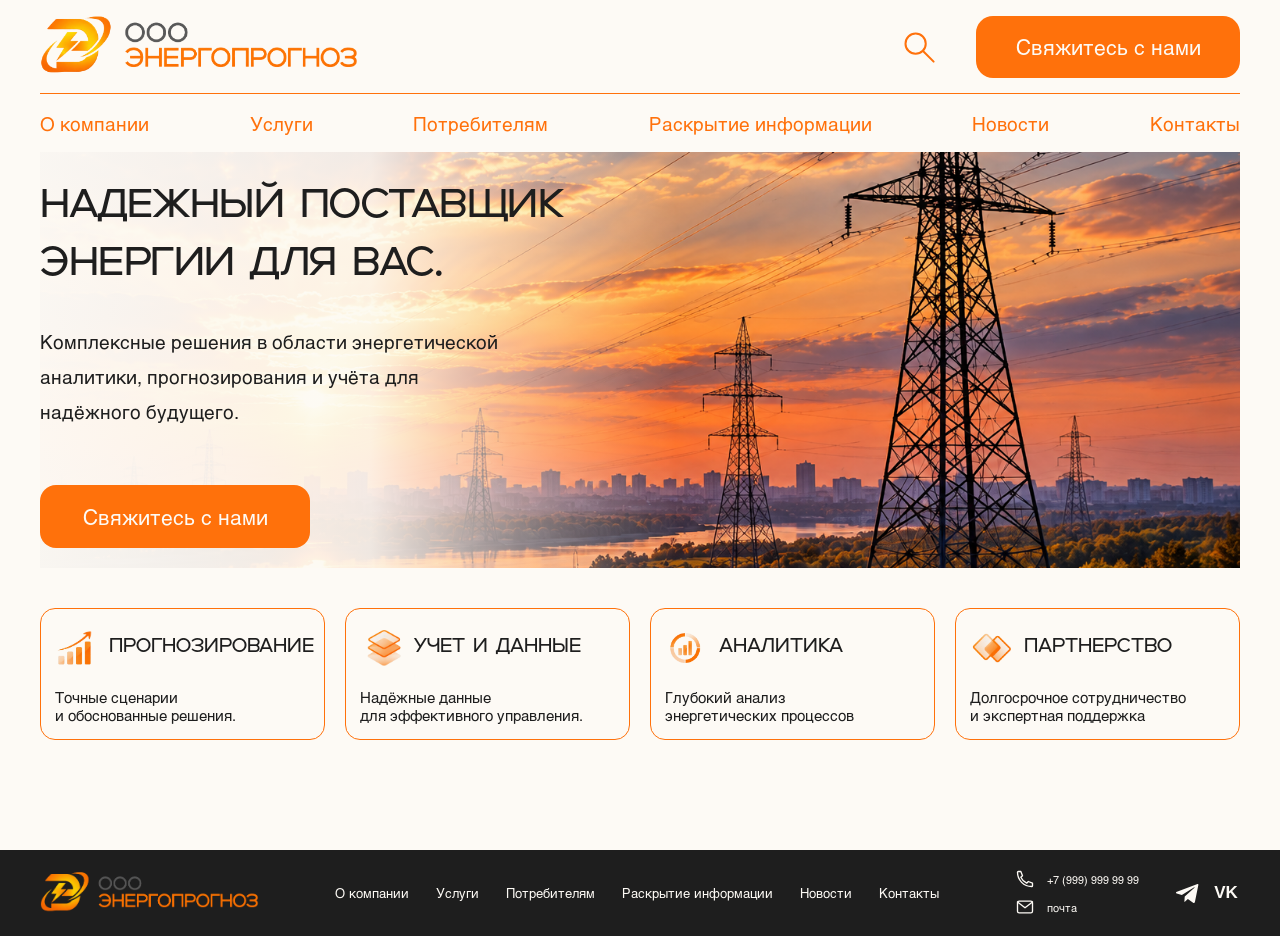
<file: index.html>
<!DOCTYPE html>
<html lang="ru">
<head>
    <meta charset="UTF-8">
    <meta name="viewport" content="width=device-width, initial-scale=1.0">

    <title>Энергопрогноз</title>

    <link rel="stylesheet" href="css/style.css?v=contact-2">
</head>
<body>
<header class="header">
    <div class="container">

        <div class="header-top">

            <a href="index.html" class="logo">
                <img src="images/logo.png" alt="Энергопрогноз">
            </a>

            <div class="header-actions">

                <button class="icon-button search-button" aria-label="Поиск">
                    <svg viewBox="0 0 32 32">
                        <circle cx="13" cy="13" r="9"></circle>
                        <path d="M20 20L29 29"></path>
                    </svg>
                </button>

                

                <a href="#contacts" class="contact-button">
                    Свяжитесь с нами
                </a>

            </div>
        </div>

        <nav class="navigation">
            <a href="about.html">О компании</a>
            <a href="services.html">Услуги</a>
            <a href="consumers.html">Потребителям</a>
            <a href="consumers.html">Раскрытие информации</a>
            <a href="news.html">Новости</a>
            <a href="contacts.html">Контакты</a>
        </nav>

    </div>
</header>


<main>

    <section class="hero">
        <div class="container">

            <div class="hero-image">

                <img src="images/hero.png" alt="Линии электропередачи">

                <div class="hero-content">

                    <h1>
                        НАДЕЖНЫЙ ПОСТАВЩИК<br>
                        ЭНЕРГИИ ДЛЯ ВАС.
                    </h1>

                    <p>
                        Комплексные решения в области энергетической<br>
                        аналитики, прогнозирования и учёта для<br>
                        надёжного будущего.
                    </p>

                    <a href="#contacts" class="hero-button">
                        Свяжитесь с нами
                    </a>

                </div>

            </div>

        </div>
    </section>
<section class="advantages">
    <div class="container">
        <div class="advantages-grid">

            <!-- ПРОГНОЗИРОВАНИЕ -->
            <div class="advantage-card">
                <div class="advantage-title">

                    <div class="advantage-icon">
                        <img src="images/01-prognozirovanie.png" alt="Прогнозирование">
                    </div>

                    <h2>ПРОГНОЗИРОВАНИЕ</h2>
                </div>

                <p>
                    Точные сценарии<br>
                    и обоснованные решения.
                </p>
            </div>


            <!-- УЧЕТ И ДАННЫЕ -->
            <div class="advantage-card">
                <div class="advantage-title">

                    <div class="advantage-icon">
                        <img src="images/02-uchet-i-dannye.png" alt="Учёт и данные">
                    </div>

                    <h2>УЧЕТ И ДАННЫЕ</h2>
                </div>

                <p>
                    Надёжные данные<br>
                    для эффективного управления.
                </p>
            </div>


            <!-- АНАЛИТИКА -->
            <div class="advantage-card">
                <div class="advantage-title">

                    <div class="advantage-icon">
                        <img src="images/03-analitika.png" alt="Аналитика">
                    </div>

                    <h2>АНАЛИТИКА</h2>
                </div>

                <p>
                    Глубокий анализ<br>
                    энергетических процессов
                </p>
            </div>


            <!-- ПАРТНЕРСТВО -->
            <div class="advantage-card">
                <div class="advantage-title">

                    <div class="advantage-icon">
                        <img src="images/04-partnerstvo.png" alt="Партнёрство">
                    </div>

                    <h2>ПАРТНЕРСТВО</h2>
                </div>

                <p>
                    Долгосрочное сотрудничество<br>
                    и экспертная поддержка
                </p>
            </div>

        </div>
    </div>
</section>
</main>
<footer class="footer" id="contacts">
    <div class="footer-container">

        <!-- ЛОГОТИП -->
        <a href="index.html" class="footer-logo">
            <img src="images/logo.png" alt="ООО Энергопрогноз">
        </a>

        <!-- МЕНЮ -->
        <nav class="footer-nav">
            <a href="about.html">О компании</a>
            <a href="services.html">Услуги</a>
            <a href="consumers.html">Потребителям</a>
            <a href="consumers.html">Раскрытие информации</a>
            <a href="news.html">Новости</a>
            <a href="contacts.html">Контакты</a>
        </nav>

        <!-- КОНТАКТЫ -->
        <div class="footer-contacts">

            <a href="tel:+79999999999" class="footer-contact">
                <span class="footer-contact-icon" aria-hidden="true"><svg class="site-line-icon" viewBox="0 0 24 24" fill="none" stroke="currentColor" stroke-width="1.6" stroke-linecap="round" stroke-linejoin="round" aria-hidden="true" focusable="false"><path d="M7 3H4a1 1 0 0 0-1 1c0 9.4 7.6 17 17 17a1 1 0 0 0 1-1v-3l-5-2-2 2a14 14 0 0 1-7-7l2-2-2-5Z"/></svg></span>
                <span>+7 (999) 999 99 99</span>
            </a>

            <a href="mailto:info@energoprognoz.ru" class="footer-contact">
                <span class="footer-contact-icon" aria-hidden="true"><svg class="site-line-icon" viewBox="0 0 24 24" fill="none" stroke="currentColor" stroke-width="1.6" stroke-linecap="round" stroke-linejoin="round" aria-hidden="true" focusable="false"><rect x="3" y="5" width="18" height="14" rx="2"/><path d="m3 6 9 7 9-7"/></svg></span>
                <span>почта</span>
            </a>

        </div>

        <!-- СОЦСЕТИ -->
        <div class="footer-social">

            <a href="#" aria-label="Telegram" class="social-link">
                <svg viewBox="0 0 24 24">
                    <path d="M21.5 3.5L18.2 20c-.2 1.1-.9 1.4-1.8.9l-5-3.7-2.4 2.3c-.3.3-.5.5-1 .5l.4-5.1 9.3-8.4c.4-.4-.1-.6-.6-.2L5.6 13.5.7 12c-1.1-.3-1.1-1.1.2-1.6L20 3c.9-.3 1.7.2 1.5.5z"/>
                </svg>
            </a>

            <a href="#" aria-label="VK" class="social-link vk-link">
                VK
            </a>

        </div>

    </div>
</footer>
<script src="js/search.js?v=20261016-mobile3"></script>
<!-- ОКНО ОБРАТНОЙ СВЯЗИ -->

<dialog class="contact-dialog" id="contact-dialog"
        aria-labelledby="contact-dialog-title">

    <div class="contact-dialog-top">
        <h2 id="contact-dialog-title">Связаться с нами</h2>

        <button class="contact-close" type="button"
                aria-label="Закрыть окно">
            <svg viewBox="0 0 24 24" aria-hidden="true">
                <path d="m6 6 12 12M18 6 6 18"/>
            </svg>
        </button>
    </div>

<form
    class="contact-form"
    id="contact-form"
    action="https://formspree.io/f/xdeegbkb"
    method="POST"
>

        <!-- ВЫБОР ТЕМЫ -->

        <fieldset class="contact-topics">
            <legend>Выберите тему обращения</legend>

            <div class="contact-topics-grid">

                <label class="contact-topic">
                    <input type="radio" name="topic"
                           value="new-client" checked>

                    <span class="contact-topic-card">
                        <svg viewBox="0 0 24 24" aria-hidden="true">
                            <circle cx="9" cy="7" r="4"/>
                            <path d="M2 21v-2a7 7 0 0 1 14 0v2M19 8v8M15 12h8"/>
                        </svg>
                        <strong>Стать клиентом</strong>
                        <span>Подключение и условия сотрудничества</span>
                    </span>
                </label>

                <label class="contact-topic">
                    <input type="radio" name="topic"
                           value="existing-client">

                    <span class="contact-topic-card">
                        <svg viewBox="0 0 24 24" aria-hidden="true">
                            <path d="M14 3H5v18h14V8l-5-5Z"/>
                            <path d="M14 3v5h5M8 12h8M8 16h6"/>
                        </svg>
                        <strong>Я уже клиент</strong>
                        <span>Вопросы по договору и обслуживанию</span>
                    </span>
                </label>

                <label class="contact-topic">
                    <input type="radio" name="topic"
                           value="other">

                    <span class="contact-topic-card">
                        <svg viewBox="0 0 24 24" aria-hidden="true">
                            <path d="M21 11.5a8.5 8.5 0 0 1-8.5 8.5H4l-3 2 2-6a8.5 8.5 0 1 1 18-4.5Z"/>
                        </svg>
                        <strong>Другой вопрос</strong>
                        <span>Предложения и общие обращения</span>
                    </span>
                </label>

            </div>
        </fieldset>

        <!-- ПОЛЯ ФОРМЫ -->

        <div class="contact-form-heading">
            <h3 id="contact-form-title">Обсудим сотрудничество</h3>
            <p id="contact-form-description">
                Расскажите о вашей организации и задаче.
            </p>
        </div>

        <div class="contact-fields">

            <label class="contact-field" id="contact-company-field">
                <span>Организация</span>
                <input type="text" name="company"
                       autocomplete="organization"
                       maxlength="200">
            </label>

            <label class="contact-field" id="contact-contract-field" hidden>
                <span>Номер договора — если есть</span>
                <input type="text" name="contract"
                       maxlength="100" disabled>
            </label>

            <label class="contact-field">
                <span>Ваше имя *</span>
                <input type="text" name="name"
                       autocomplete="name"
                       maxlength="100" required>
            </label>

            <label class="contact-field">
                <span>Телефон или email *</span>
                <input type="text" name="contact"
                       maxlength="200" required>
            </label>

            <label class="contact-field contact-field-wide">
                <span>Сообщение *</span>
                <textarea name="message" rows="4"
                          maxlength="5000" required></textarea>
            </label>

        </div>

        <label class="contact-attachment">
            <span>Прикрепить файл</span>
            <input type="file" name="attachment"
                   accept=".pdf,.doc,.docx,.jpg,.jpeg,.png">
        </label>

        <label class="contact-consent">
            <input type="checkbox" name="consent" value="yes" required>
            <span>Даю согласие на обработку персональных данных *</span>
        </label>

        <p class="contact-status" role="status" aria-live="polite"></p>

        <button class="contact-submit" type="submit">
            Отправить
        </button>

    </form>
</dialog>

<script src="js/form.js?v=formspree-2" defer></script>
</body>
</html>
</file>
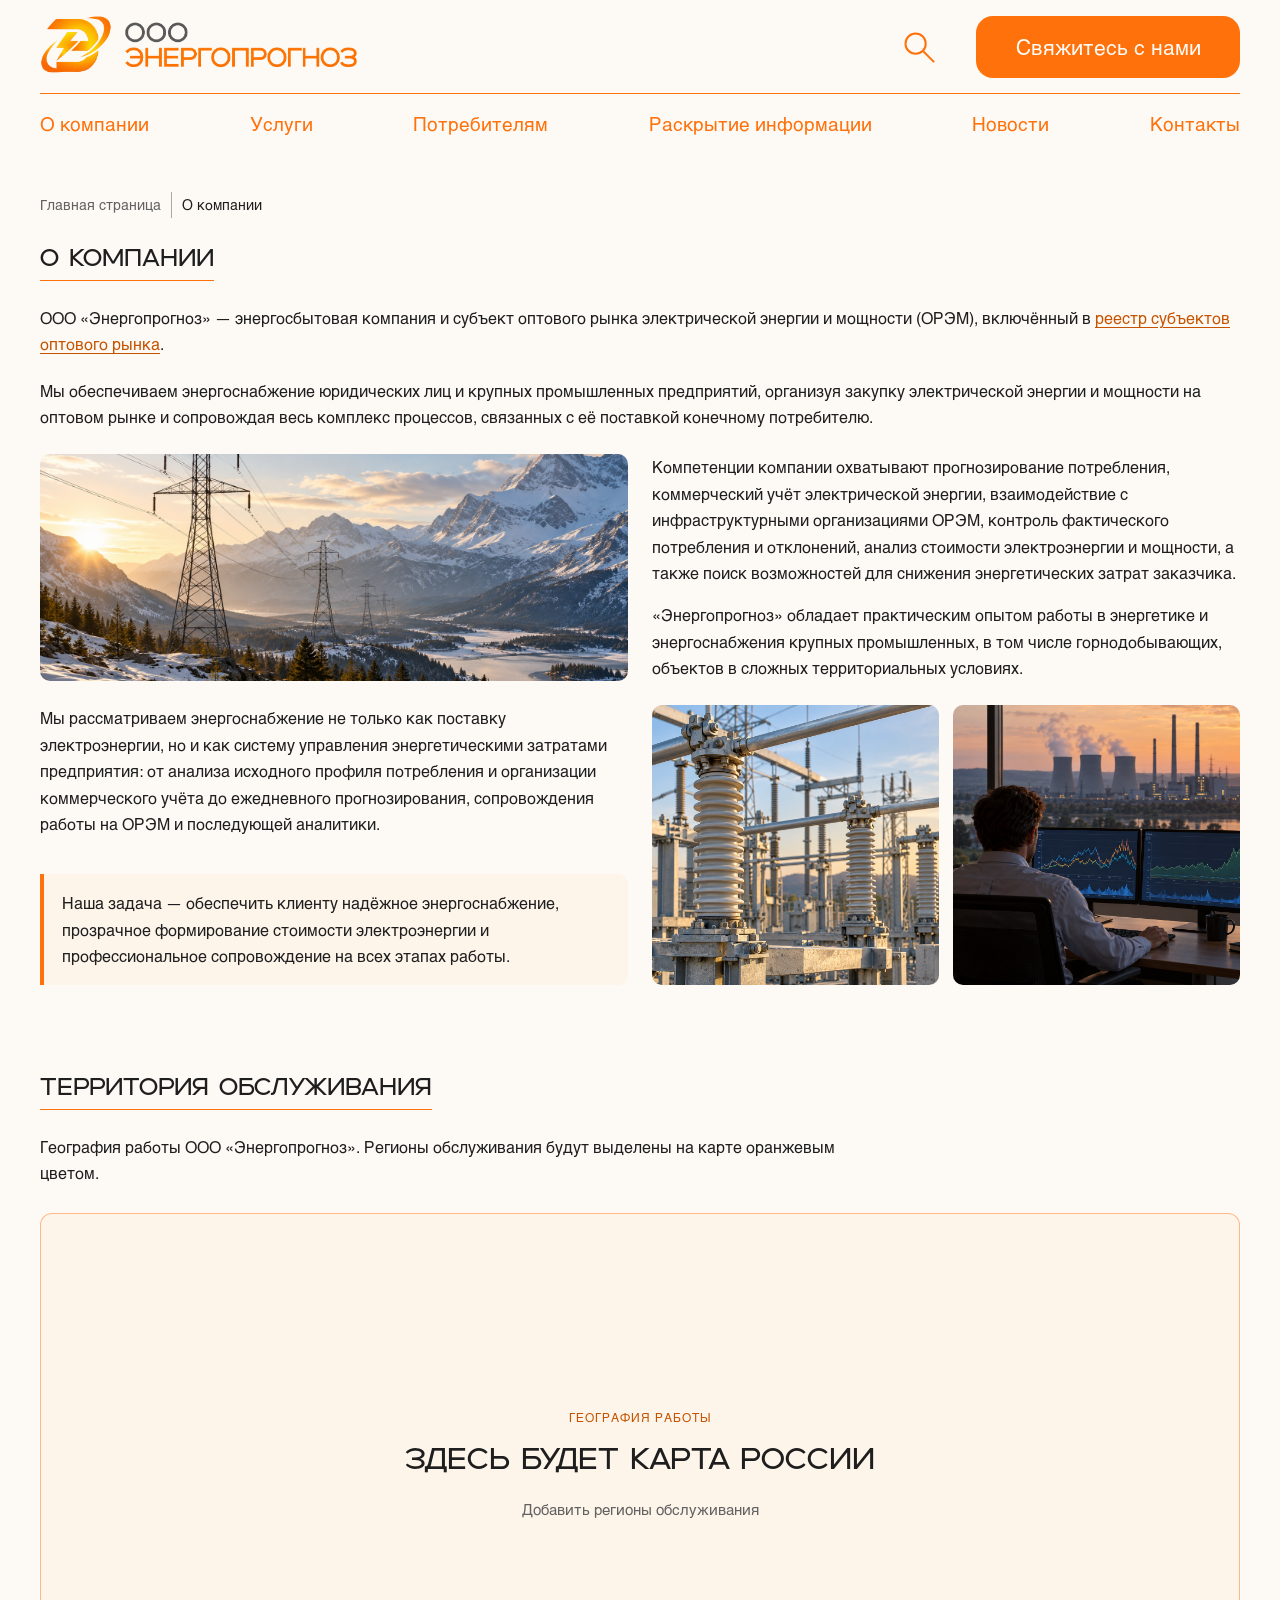
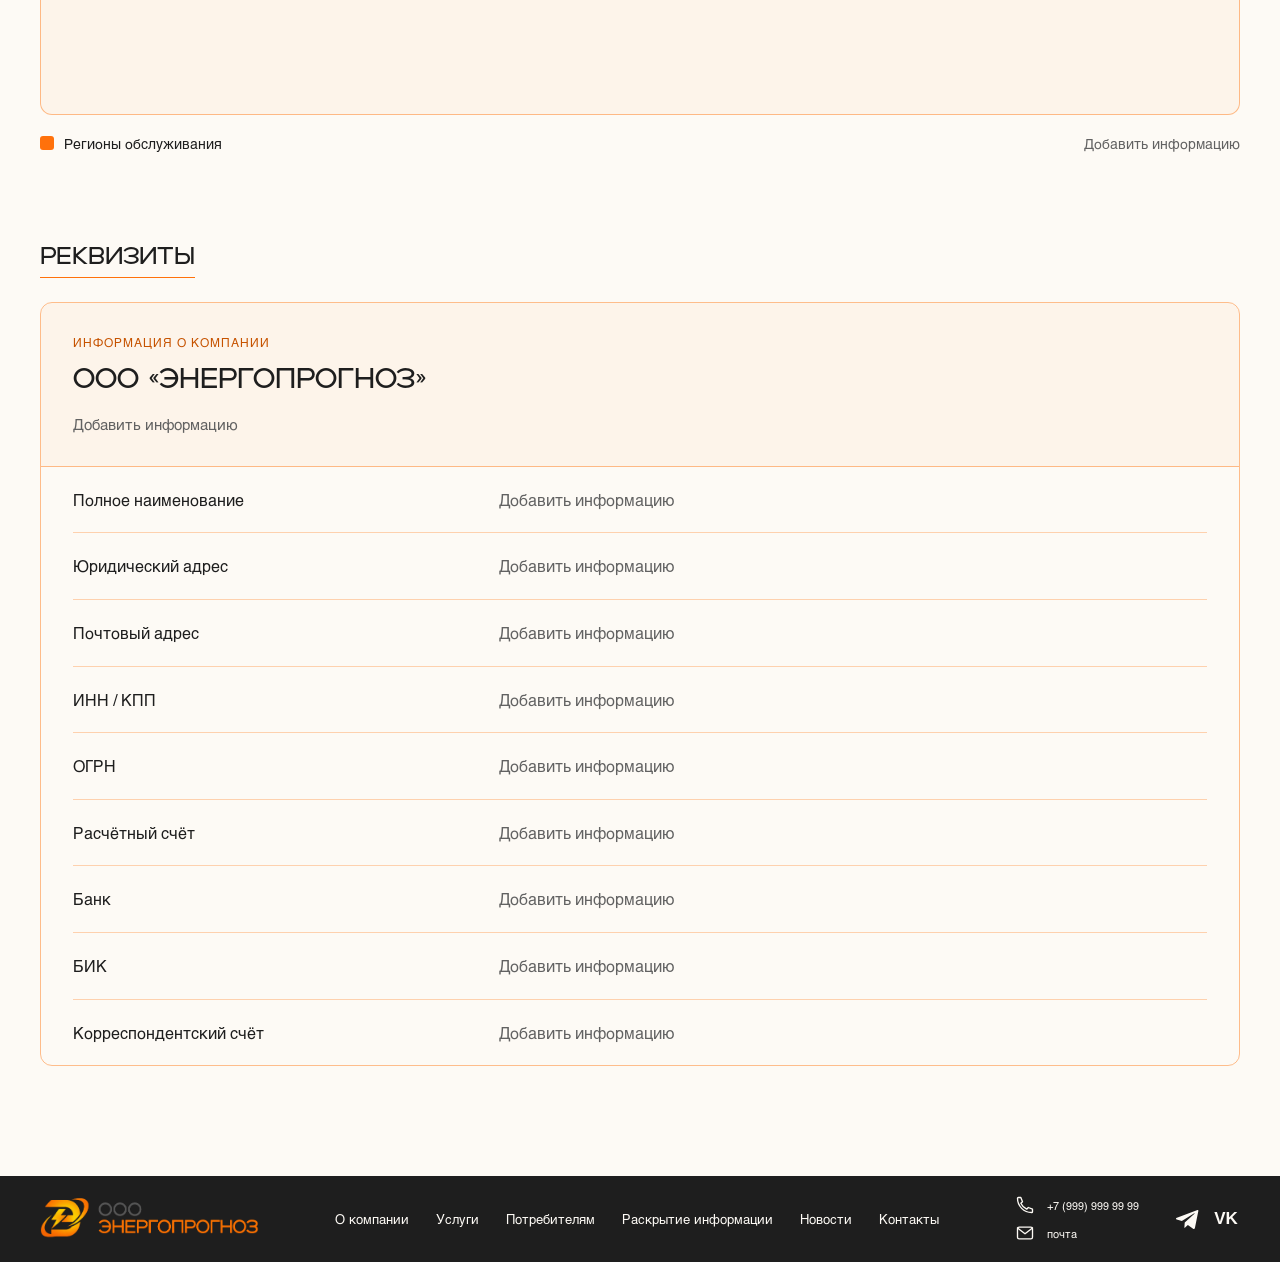
<file: about.html>
<!DOCTYPE html>
<html lang="ru">

<head>
    <meta charset="UTF-8">
    <meta name="viewport" content="width=device-width, initial-scale=1.0">

    <title>О компании — Энергопрогноз</title>

    <link rel="stylesheet" href="css/style.css?v=20261016-mobile3">
</head>

<body>


<!-- =====================================================
     HEADER
===================================================== -->

<header class="header">
    <div class="container">

        <div class="header-top">

            <a href="index.html" class="logo">
                <img src="images/logo.png" alt="Энергопрогноз">
            </a>

            <div class="header-actions">

                <button class="icon-button search-button" aria-label="Поиск">
                    <svg viewBox="0 0 32 32">
                        <circle cx="13" cy="13" r="9"></circle>
                        <path d="M20 20L29 29"></path>
                    </svg>
                </button>



                <a href="#contacts" class="contact-button">
                    Свяжитесь с нами
                </a>

            </div>
        </div>

        <nav class="navigation">
            <a href="about.html">О компании</a>
            <a href="services.html">Услуги</a>
            <a href="consumers.html">Потребителям</a>
            <a href="disclosure.html">Раскрытие информации</a>
            <a href="#">Новости</a>
            <a href="contacts.html">Контакты</a>
        </nav>

    </div>
</header>

<main class="about-page">
    <div class="container">

        <!-- ХЛЕБНЫЕ КРОШКИ -->

        <nav class="about-breadcrumbs" aria-label="Хлебные крошки">
            <a href="index.html">Главная страница</a>

            <span class="about-breadcrumb-divider" aria-hidden="true"></span>

            <span aria-current="page">О компании</span>
        </nav>


        <!-- ИСТОРИЯ КОМПАНИИ -->

<section class="about-history ep-story" aria-labelledby="history-title">

    <h1 class="about-section-title" id="history-title">
        О компании
    </h1>

    <div class="ep-story__intro">
        <p>
            ООО «Энергопрогноз» — энергосбытовая компания и субъект
            оптового рынка электрической энергии и мощности (ОРЭМ),
            включённый в
            <a class="about-registry-link"
               href="ВСТАВИТЬ_ССЫЛКУ_НА_РЕЕСТР"
               target="_blank"
               rel="noopener noreferrer">реестр субъектов оптового рынка</a>.
        </p>

        <p>
            Мы обеспечиваем энергоснабжение юридических лиц и крупных
            промышленных предприятий, организуя закупку электрической
            энергии и мощности на оптовом рынке и сопровождая весь
            комплекс процессов, связанных с её поставкой конечному
            потребителю.
        </p>
    </div>

    <div class="ep-story__row">
        <img
            class="ep-story__photo"
            src="images/about-power-lines.png"
            alt="Линии электропередачи в горной местности"
            width="1536"
            height="1024"
            loading="lazy"
            decoding="async"
        >

        <div class="ep-story__text">
            <p>
                Компетенции компании охватывают прогнозирование
                потребления, коммерческий учёт электрической энергии,
                взаимодействие с инфраструктурными организациями ОРЭМ,
                контроль фактического потребления и отклонений,
                анализ стоимости электроэнергии и мощности, а также
                поиск возможностей для снижения энергетических затрат
                заказчика.
            </p>
            <p>
                «Энергопрогноз» обладает практическим опытом работы
                в энергетике и энергоснабжения крупных промышленных,
                в том числе горнодобывающих, объектов в сложных
                территориальных условиях.
            </p>
        </div>
    </div>

    <div class="ep-story__row ep-story__row--second">
    <div class="ep-story__text">
        <p>
            Мы рассматриваем энергоснабжение не только как
            поставку электроэнергии, но и как систему управления
            энергетическими затратами предприятия: от анализа
            исходного профиля потребления и организации
            коммерческого учёта до ежедневного прогнозирования,
            сопровождения работы на ОРЭМ и последующей аналитики.
        </p>

        <div class="ep-story__mission">
            <p>
                Наша задача — обеспечить клиенту надёжное энергоснабжение,
                прозрачное формирование стоимости электроэнергии
                и профессиональное сопровождение на всех этапах работы.
            </p>
        </div>
    </div>

    <div class="ep-story__photos">
        <img
            class="ep-story__photo"
            src="images/about-substation.png"
            alt="Оборудование электрической подстанции"
            width="1536"
            height="1024"
            loading="lazy"
            decoding="async"
        >

        <img
            class="ep-story__photo"
            src="images/about-analyst.png"
            alt="Специалист анализирует графики энергопотребления"
            width="1536"
            height="1024"
            loading="lazy"
            decoding="async"
        >
    </div>
</div>
</section>

        <!-- =====================================================
     НАШИ ПРЕИМУЩЕСТВА
===================================================== -->




<!-- =====================================================
     РУКОВОДСТВО
===================================================== -->


<!-- =====================================================
     ТЕРРИТОРИЯ ОБСЛУЖИВАНИЯ
===================================================== -->

<section
    class="about-territory"
    aria-labelledby="about-territory-title"
>

    <h2 class="about-section-title" id="about-territory-title">
        Территория обслуживания
    </h2>

    <p class="about-territory-intro">
        География работы ООО «Энергопрогноз».
        Регионы обслуживания будут выделены на карте оранжевым цветом.
    </p>

    <div class="about-territory-map">

        <!--
            Будущее изображение карты:
            images/service-map.png

            Когда карта будет готова, удали заглушку ниже
            и раскомментируй изображение.
        -->

        <!--
        <img
            src="images/service-map.png"
            alt="Карта России с выделенными регионами обслуживания
            ООО Энергопрогноз"
            loading="lazy"
        >
        -->

        <div class="about-map-placeholder">
            <span class="about-placeholder-label">
                География работы
            </span>

            <p>Здесь будет карта России</p>

            <span class="about-placeholder-description">
                Добавить регионы обслуживания
            </span>
        </div>

    </div>

    <div class="about-territory-caption">

        <div class="about-map-legend">
            <span
                class="about-map-legend-marker"
                aria-hidden="true"
            ></span>

            <span>Регионы обслуживания</span>
        </div>

        <p>Добавить информацию</p>

    </div>

</section>


<!-- =====================================================
     ПАРТНЁРЫ
===================================================== -->




<!-- =====================================================
     РЕКВИЗИТЫ
===================================================== -->

<section
    class="about-requisites"
    aria-labelledby="about-requisites-title"
>

    <h2 class="about-section-title" id="about-requisites-title">
        Реквизиты
    </h2>

    <div class="about-requisites-card">

        <div class="about-requisites-heading">

            <span class="about-placeholder-label">
                Информация о компании
            </span>

            <h3>ООО «Энергопрогноз»</h3>

            <p>Добавить информацию</p>

        </div>

        <dl class="about-requisites-list">

            <div class="about-requisite-row">
                <dt>Полное наименование</dt>
                <dd>Добавить информацию</dd>
            </div>

            <div class="about-requisite-row">
                <dt>Юридический адрес</dt>
                <dd>Добавить информацию</dd>
            </div>

            <div class="about-requisite-row">
                <dt>Почтовый адрес</dt>
                <dd>Добавить информацию</dd>
            </div>

            <div class="about-requisite-row">
                <dt>ИНН / КПП</dt>
                <dd>Добавить информацию</dd>
            </div>

            <div class="about-requisite-row">
                <dt>ОГРН</dt>
                <dd>Добавить информацию</dd>
            </div>

            <div class="about-requisite-row">
                <dt>Расчётный счёт</dt>
                <dd>Добавить информацию</dd>
            </div>

            <div class="about-requisite-row">
                <dt>Банк</dt>
                <dd>Добавить информацию</dd>
            </div>

            <div class="about-requisite-row">
                <dt>БИК</dt>
                <dd>Добавить информацию</dd>
            </div>

            <div class="about-requisite-row">
                <dt>Корреспондентский счёт</dt>
                <dd>Добавить информацию</dd>
            </div>

        </dl>

    </div>

</section>

    </div>
</main>
<footer class="footer" id="contacts">
    <div class="footer-container">

        <!-- ЛОГОТИП -->
        <a href="index.html" class="footer-logo">
            <img src="images/logo.png" alt="ООО Энергопрогноз">
        </a>

        <!-- МЕНЮ -->
        <nav class="footer-nav">
            <a href="about.html">О компании</a>
            <a href="services.html">Услуги</a>
            <a href="consumers.html">Потребителям</a>
            <a href="disclosure.html">Раскрытие информации</a>
            <a href="#">Новости</a>
            <a href="contacts.html">Контакты</a>
        </nav>

        <!-- КОНТАКТЫ -->
        <div class="footer-contacts">

            <a href="tel:+79999999999" class="footer-contact">
                <span class="footer-contact-icon" aria-hidden="true"><svg class="site-line-icon" viewBox="0 0 24 24" fill="none" stroke="currentColor" stroke-width="1.6" stroke-linecap="round" stroke-linejoin="round" aria-hidden="true" focusable="false"><path d="M7 3H4a1 1 0 0 0-1 1c0 9.4 7.6 17 17 17a1 1 0 0 0 1-1v-3l-5-2-2 2a14 14 0 0 1-7-7l2-2-2-5Z"/></svg></span>
                <span>+7 (999) 999 99 99</span>
            </a>

            <a href="mailto:info@energoprognoz.ru" class="footer-contact">
                <span class="footer-contact-icon" aria-hidden="true"><svg class="site-line-icon" viewBox="0 0 24 24" fill="none" stroke="currentColor" stroke-width="1.6" stroke-linecap="round" stroke-linejoin="round" aria-hidden="true" focusable="false"><rect x="3" y="5" width="18" height="14" rx="2"/><path d="m3 6 9 7 9-7"/></svg></span>
                <span>почта</span>
            </a>

        </div>

        <!-- СОЦСЕТИ -->
        <div class="footer-social">

            <a href="#" aria-label="Telegram" class="social-link">
                <svg viewBox="0 0 24 24">
                    <path d="M21.5 3.5L18.2 20c-.2 1.1-.9 1.4-1.8.9l-5-3.7-2.4 2.3c-.3.3-.5.5-1 .5l.4-5.1 9.3-8.4c.4-.4-.1-.6-.6-.2L5.6 13.5.7 12c-1.1-.3-1.1-1.1.2-1.6L20 3c.9-.3 1.7.2 1.5.5z"/>
                </svg>
            </a>

            <a href="#" aria-label="VK" class="social-link vk-link">
                VK
            </a>

        </div>

    </div>
</footer>
<script src="js/search.js?v=20261016-mobile3"></script>
<!-- ОКНО ОБРАТНОЙ СВЯЗИ -->

<dialog class="contact-dialog" id="contact-dialog"
        aria-labelledby="contact-dialog-title">

    <div class="contact-dialog-top">
        <h2 id="contact-dialog-title">Связаться с нами</h2>

        <button class="contact-close" type="button"
                aria-label="Закрыть окно">
            <svg viewBox="0 0 24 24" aria-hidden="true">
                <path d="m6 6 12 12M18 6 6 18"/>
            </svg>
        </button>
    </div>

    <form class="contact-form" id="contact-form">

        <!-- ВЫБОР ТЕМЫ -->

        <fieldset class="contact-topics">
            <legend>Выберите тему обращения</legend>

            <div class="contact-topics-grid">

                <label class="contact-topic">
                    <input type="radio" name="topic"
                           value="new-client" checked>

                    <span class="contact-topic-card">
                        <svg viewBox="0 0 24 24" aria-hidden="true">
                            <circle cx="9" cy="7" r="4"/>
                            <path d="M2 21v-2a7 7 0 0 1 14 0v2M19 8v8M15 12h8"/>
                        </svg>
                        <strong>Стать клиентом</strong>
                        <span>Подключение и условия сотрудничества</span>
                    </span>
                </label>

                <label class="contact-topic">
                    <input type="radio" name="topic"
                           value="existing-client">

                    <span class="contact-topic-card">
                        <svg viewBox="0 0 24 24" aria-hidden="true">
                            <path d="M14 3H5v18h14V8l-5-5Z"/>
                            <path d="M14 3v5h5M8 12h8M8 16h6"/>
                        </svg>
                        <strong>Я уже клиент</strong>
                        <span>Вопросы по договору и обслуживанию</span>
                    </span>
                </label>

                <label class="contact-topic">
                    <input type="radio" name="topic"
                           value="other">

                    <span class="contact-topic-card">
                        <svg viewBox="0 0 24 24" aria-hidden="true">
                            <path d="M21 11.5a8.5 8.5 0 0 1-8.5 8.5H4l-3 2 2-6a8.5 8.5 0 1 1 18-4.5Z"/>
                        </svg>
                        <strong>Другой вопрос</strong>
                        <span>Предложения и общие обращения</span>
                    </span>
                </label>

            </div>
        </fieldset>

        <!-- ПОЛЯ ФОРМЫ -->

        <div class="contact-form-heading">
            <h3 id="contact-form-title">Обсудим сотрудничество</h3>
            <p id="contact-form-description">
                Расскажите о вашей организации и задаче.
            </p>
        </div>

        <div class="contact-fields">

            <label class="contact-field" id="contact-company-field">
                <span>Организация</span>
                <input type="text" name="company"
                       autocomplete="organization"
                       maxlength="200">
            </label>

            <label class="contact-field" id="contact-contract-field" hidden>
                <span>Номер договора — если есть</span>
                <input type="text" name="contract"
                       maxlength="100" disabled>
            </label>

            <label class="contact-field">
                <span>Ваше имя *</span>
                <input type="text" name="name"
                       autocomplete="name"
                       maxlength="100" required>
            </label>

            <label class="contact-field">
                <span>Телефон или email *</span>
                <input type="text" name="contact"
                       maxlength="200" required>
            </label>

            <label class="contact-field contact-field-wide">
                <span>Сообщение *</span>
                <textarea name="message" rows="4"
                          maxlength="5000" required></textarea>
            </label>

        </div>

        <label class="contact-attachment">
            <span>Прикрепить файл</span>
            <input type="file" name="attachment"
                   accept=".pdf,.doc,.docx,.jpg,.jpeg,.png">
        </label>

        <label class="contact-consent">
            <input type="checkbox" name="consent" value="yes" required>
            <span>Даю согласие на обработку персональных данных *</span>
        </label>

        <p class="contact-status" role="status" aria-live="polite"></p>

        <button class="contact-submit" type="submit" disabled>
            Отправить
        </button>

    </form>
</dialog>

<script src="js/form.js" defer></script>
</body>
</html>
</file>
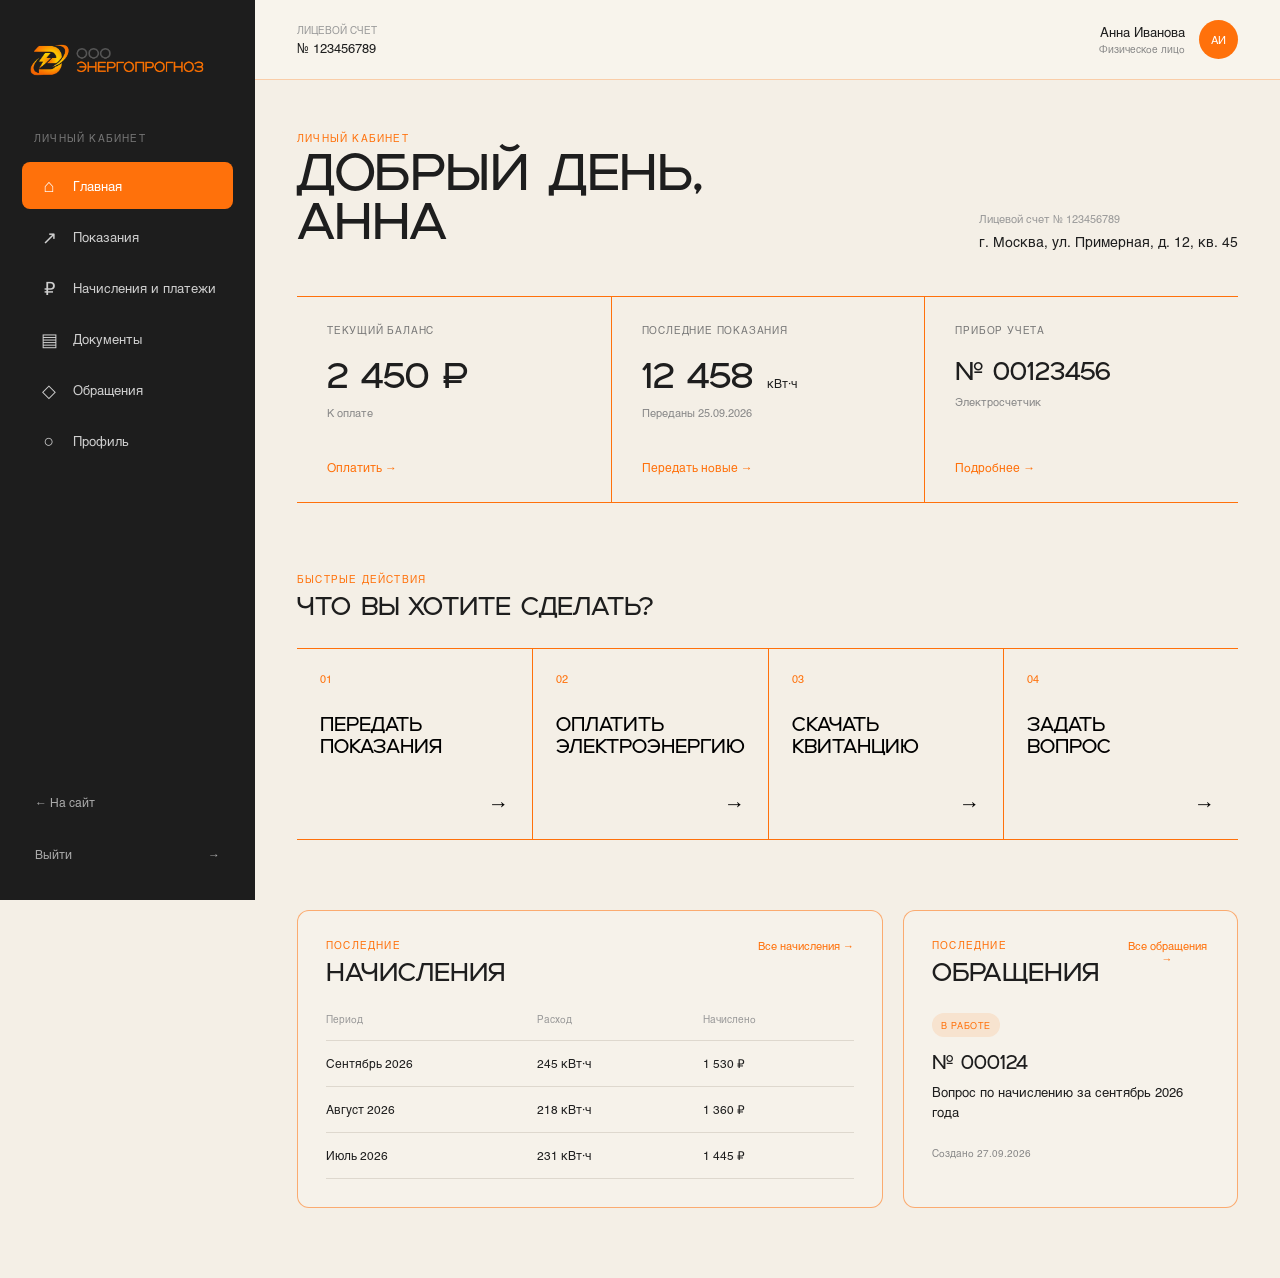
<file: account.html>
<!DOCTYPE html>
<html lang="ru">

<head>
    <meta charset="UTF-8">
    <meta name="viewport" content="width=device-width, initial-scale=1.0">

    <title>Личный кабинет — Энергопрогноз</title>

    <link rel="stylesheet" href="css/style.css">
    <link rel="stylesheet" href="css/account.css">
</head>

<body class="cabinet-body">


<div class="cabinet">


    <!-- =====================================================
         SIDEBAR
    ====================================================== -->

    <aside class="cabinet-sidebar">

        <a href="index.html" class="cabinet-logo">
            <img src="images/logo.png" alt="Энергопрогноз">
        </a>


        <div class="cabinet-account-label">
            ЛИЧНЫЙ КАБИНЕТ
        </div>


        <nav class="cabinet-menu">

            <button class="cabinet-menu-item active"
                    data-section="dashboard">

                <span class="cabinet-menu-icon">⌂</span>
                <span>Главная</span>

            </button>


            <button class="cabinet-menu-item"
                    data-section="readings">

                <span class="cabinet-menu-icon">↗</span>
                <span>Показания</span>

            </button>


            <button class="cabinet-menu-item"
                    data-section="payments">

                <span class="cabinet-menu-icon">₽</span>
                <span>Начисления и платежи</span>

            </button>


            <button class="cabinet-menu-item"
                    data-section="documents">

                <span class="cabinet-menu-icon">▤</span>
                <span>Документы</span>

            </button>


            <button class="cabinet-menu-item"
                    data-section="requests">

                <span class="cabinet-menu-icon">◇</span>
                <span>Обращения</span>

            </button>


            <button class="cabinet-menu-item"
                    data-section="profile">

                <span class="cabinet-menu-icon">○</span>
                <span>Профиль</span>

            </button>

        </nav>


        <div class="cabinet-sidebar-bottom">

            <a href="index.html" class="cabinet-back-site">
                ← На сайт
            </a>

            <a href="login.html" class="cabinet-logout">
                Выйти
                <span>→</span>
            </a>

        </div>

    </aside>



    <!-- =====================================================
         MAIN
    ====================================================== -->

    <main class="cabinet-main">


        <!-- HEADER -->

        <header class="cabinet-topbar">

            <button class="cabinet-mobile-menu"
                    id="mobileMenuButton"
                    type="button">
                ☰
            </button>


            <div class="cabinet-top-account">

                <span class="cabinet-top-account-label">
                    Лицевой счет
                </span>

                <strong>
                    № 123456789
                </strong>

            </div>


            <div class="cabinet-user">

                <div class="cabinet-user-text">
                    <strong>Анна Иванова</strong>
                    <span>Физическое лицо</span>
                </div>

                <div class="cabinet-avatar">
                    АИ
                </div>

            </div>

        </header>



        <!-- =================================================
             DASHBOARD
        ================================================== -->

        <section class="cabinet-section active"
                 id="dashboard">


            <div class="cabinet-page-heading">

                <div>
                    <span class="cabinet-eyebrow">
                        ЛИЧНЫЙ КАБИНЕТ
                    </span>

                    <h1>
                        ДОБРЫЙ ДЕНЬ,<br>
                        АННА
                    </h1>
                </div>


                <div class="cabinet-heading-info">

                    <span>Лицевой счет № 123456789</span>

                    <strong>
                        г. Москва, ул. Примерная,
                        д. 12, кв. 45
                    </strong>

                </div>

            </div>



            <!-- SUMMARY CARDS -->

            <div class="cabinet-summary">


                <article class="summary-card">

                    <span class="summary-label">
                        ТЕКУЩИЙ БАЛАНС
                    </span>

                    <strong class="summary-value">
                        2 450 ₽
                    </strong>

                    <span class="summary-description">
                        К оплате
                    </span>

                    <button class="summary-link"
                            data-go="payments">
                        Оплатить →
                    </button>

                </article>



                <article class="summary-card">

                    <span class="summary-label">
                        ПОСЛЕДНИЕ ПОКАЗАНИЯ
                    </span>

                    <strong class="summary-value">
                        <span id="dashboardReading">
                            12 458
                        </span>

                        <small>кВт·ч</small>
                    </strong>

                    <span class="summary-description">
                        Переданы 25.09.2026
                    </span>

                    <button class="summary-link"
                            data-go="readings">
                        Передать новые →
                    </button>

                </article>



                <article class="summary-card">

                    <span class="summary-label">
                        ПРИБОР УЧЕТА
                    </span>

                    <strong class="summary-value summary-meter">
                        № 00123456
                    </strong>

                    <span class="summary-description">
                        Электросчетчик
                    </span>

                    <button class="summary-link"
                            data-go="profile">
                        Подробнее →
                    </button>

                </article>

            </div>



            <!-- QUICK ACTIONS -->

            <div class="cabinet-block-heading">

                <div>
                    <span class="cabinet-eyebrow">
                        БЫСТРЫЕ ДЕЙСТВИЯ
                    </span>

                    <h2>
                        ЧТО ВЫ ХОТИТЕ СДЕЛАТЬ?
                    </h2>
                </div>

            </div>


            <div class="quick-actions">

                <button class="quick-action"
                        data-go="readings">

                    <span class="quick-action-number">
                        01
                    </span>

                    <span class="quick-action-title">
                        Передать<br>
                        показания
                    </span>

                    <span class="quick-action-arrow">
                        →
                    </span>

                </button>


                <button class="quick-action"
                        data-go="payments">

                    <span class="quick-action-number">
                        02
                    </span>

                    <span class="quick-action-title">
                        Оплатить<br>
                        электроэнергию
                    </span>

                    <span class="quick-action-arrow">
                        →
                    </span>

                </button>


                <button class="quick-action"
                        data-go="documents">

                    <span class="quick-action-number">
                        03
                    </span>

                    <span class="quick-action-title">
                        Скачать<br>
                        квитанцию
                    </span>

                    <span class="quick-action-arrow">
                        →
                    </span>

                </button>


                <button class="quick-action"
                        data-go="requests">

                    <span class="quick-action-number">
                        04
                    </span>

                    <span class="quick-action-title">
                        Задать<br>
                        вопрос
                    </span>

                    <span class="quick-action-arrow">
                        →
                    </span>

                </button>

            </div>



            <!-- LAST OPERATIONS -->

            <div class="cabinet-dashboard-grid">


                <div class="cabinet-panel">

                    <div class="panel-heading">

                        <div>
                            <span class="cabinet-eyebrow">
                                ПОСЛЕДНИЕ
                            </span>

                            <h2>
                                НАЧИСЛЕНИЯ
                            </h2>
                        </div>

                        <button data-go="payments">
                            Все начисления →
                        </button>

                    </div>


                    <div class="mini-table">

                        <div class="mini-table-row mini-table-head">
                            <span>Период</span>
                            <span>Расход</span>
                            <span>Начислено</span>
                        </div>

                        <div class="mini-table-row">
                            <strong>Сентябрь 2026</strong>
                            <span>245 кВт·ч</span>
                            <strong>1 530 ₽</strong>
                        </div>

                        <div class="mini-table-row">
                            <strong>Август 2026</strong>
                            <span>218 кВт·ч</span>
                            <strong>1 360 ₽</strong>
                        </div>

                        <div class="mini-table-row">
                            <strong>Июль 2026</strong>
                            <span>231 кВт·ч</span>
                            <strong>1 445 ₽</strong>
                        </div>

                    </div>

                </div>



                <div class="cabinet-panel">

                    <div class="panel-heading">

                        <div>
                            <span class="cabinet-eyebrow">
                                ПОСЛЕДНИЕ
                            </span>

                            <h2>
                                ОБРАЩЕНИЯ
                            </h2>
                        </div>

                        <button data-go="requests">
                            Все обращения →
                        </button>

                    </div>


                    <div class="dashboard-request">

                        <span class="request-status">
                            В РАБОТЕ
                        </span>

                        <strong>
                            № 000124
                        </strong>

                        <p>
                            Вопрос по начислению
                            за сентябрь 2026 года
                        </p>

                        <small>
                            Создано 27.09.2026
                        </small>

                    </div>

                </div>

            </div>

        </section>



        <!-- =================================================
             ПОКАЗАНИЯ
        ================================================== -->

        <section class="cabinet-section"
                 id="readings">


            <div class="cabinet-page-heading">

                <div>
                    <span class="cabinet-eyebrow">
                        ПРИБОР УЧЕТА
                    </span>

                    <h1>
                        ПОКАЗАНИЯ
                    </h1>
                </div>

                <p class="cabinet-section-intro">
                    Передавайте актуальные показания
                    электросчетчика и просматривайте историю.
                </p>

            </div>



            <div class="readings-grid">


                <div class="cabinet-panel reading-form-panel">

                    <span class="cabinet-eyebrow">
                        ПЕРЕДАТЬ ПОКАЗАНИЯ
                    </span>

                    <h2>
                        НОВЫЕ ПОКАЗАНИЯ
                    </h2>


                    <div class="meter-info">

                        <div>
                            <span>Прибор учета</span>
                            <strong>№ 00123456</strong>
                        </div>

                        <div>
                            <span>Последние показания</span>
                            <strong>
                                <span id="currentReading">
                                    12 458
                                </span>
                                кВт·ч
                            </strong>
                        </div>

                    </div>


                    <form id="readingForm">

                        <label class="cabinet-field">

                            <span>
                                Текущие показания счетчика
                            </span>

                            <div class="reading-input">

                                <input
                                    id="newReading"
                                    type="number"
                                    min="12459"
                                    placeholder="Введите показания"
                                    required
                                >

                                <span>
                                    кВт·ч
                                </span>

                            </div>

                        </label>


                        <p class="cabinet-form-message"
                           id="readingMessage">
                        </p>


                        <button class="cabinet-orange-button"
                                type="submit">

                            Передать показания
                            <span>→</span>

                        </button>

                    </form>

                </div>



                <div class="cabinet-panel">

                    <span class="cabinet-eyebrow">
                        ИНФОРМАЦИЯ
                    </span>

                    <h2>
                        КАК ПЕРЕДАТЬ ПОКАЗАНИЯ
                    </h2>


                    <div class="instruction-list">

                        <div>
                            <span>01</span>
                            <p>
                                Снимите актуальное значение
                                с прибора учета.
                            </p>
                        </div>

                        <div>
                            <span>02</span>
                            <p>
                                Введите значение без дробной части.
                            </p>
                        </div>

                        <div>
                            <span>03</span>
                            <p>
                                Проверьте данные перед отправкой.
                            </p>
                        </div>

                        <div>
                            <span>04</span>
                            <p>
                                Нажмите «Передать показания».
                            </p>
                        </div>

                    </div>

                </div>

            </div>



            <div class="cabinet-panel cabinet-large-panel">

                <div class="panel-heading">

                    <div>
                        <span class="cabinet-eyebrow">
                            ИСТОРИЯ
                        </span>

                        <h2>
                            ПЕРЕДАННЫЕ ПОКАЗАНИЯ
                        </h2>
                    </div>

                </div>


                <div class="cabinet-table-wrapper">

                    <table class="cabinet-table"
                           id="readingsTable">

                        <thead>
                            <tr>
                                <th>Дата</th>
                                <th>Показания</th>
                                <th>Расход</th>
                                <th>Статус</th>
                            </tr>
                        </thead>

                        <tbody>

                            <tr>
                                <td>25.09.2026</td>
                                <td>12 458 кВт·ч</td>
                                <td>245 кВт·ч</td>
                                <td>
                                    <span class="table-status">
                                        Принято
                                    </span>
                                </td>
                            </tr>

                            <tr>
                                <td>25.08.2026</td>
                                <td>12 213 кВт·ч</td>
                                <td>218 кВт·ч</td>
                                <td>
                                    <span class="table-status">
                                        Принято
                                    </span>
                                </td>
                            </tr>

                            <tr>
                                <td>25.07.2026</td>
                                <td>11 995 кВт·ч</td>
                                <td>231 кВт·ч</td>
                                <td>
                                    <span class="table-status">
                                        Принято
                                    </span>
                                </td>
                            </tr>

                        </tbody>

                    </table>

                </div>

            </div>

        </section>



        <!-- =================================================
             НАЧИСЛЕНИЯ
        ================================================== -->

        <section class="cabinet-section"
                 id="payments">


            <div class="cabinet-page-heading">

                <div>
                    <span class="cabinet-eyebrow">
                        ФИНАНСЫ
                    </span>

                    <h1>
                        НАЧИСЛЕНИЯ<br>
                        И ПЛАТЕЖИ
                    </h1>
                </div>

                <div class="payment-total">

                    <span>
                        К оплате
                    </span>

                    <strong>
                        2 450 ₽
                    </strong>

                </div>

            </div>



            <div class="payment-action">

                <div>

                    <span class="cabinet-eyebrow">
                        ТЕКУЩИЙ БАЛАНС
                    </span>

                    <h2>
                        2 450 ₽
                    </h2>

                    <p>
                        Сумма к оплате по лицевому счету
                        № 123456789
                    </p>

                </div>


                <button class="cabinet-orange-button"
                        type="button">
                    Оплатить
                    <span>→</span>
                </button>

            </div>



            <div class="cabinet-panel cabinet-large-panel">

                <div class="panel-heading">

                    <div>
                        <span class="cabinet-eyebrow">
                            ИСТОРИЯ
                        </span>

                        <h2>
                            НАЧИСЛЕНИЯ
                        </h2>
                    </div>

                </div>


                <div class="cabinet-table-wrapper">

                    <table class="cabinet-table">

                        <thead>
                            <tr>
                                <th>Период</th>
                                <th>Расход</th>
                                <th>Начислено</th>
                                <th>Оплачено</th>
                                <th>Статус</th>
                            </tr>
                        </thead>

                        <tbody>

                            <tr>
                                <td>Сентябрь 2026</td>
                                <td>245 кВт·ч</td>
                                <td>1 530 ₽</td>
                                <td>—</td>
                                <td>
                                    <span class="table-status unpaid">
                                        К оплате
                                    </span>
                                </td>
                            </tr>

                            <tr>
                                <td>Август 2026</td>
                                <td>218 кВт·ч</td>
                                <td>1 360 ₽</td>
                                <td>1 360 ₽</td>
                                <td>
                                    <span class="table-status">
                                        Оплачено
                                    </span>
                                </td>
                            </tr>

                            <tr>
                                <td>Июль 2026</td>
                                <td>231 кВт·ч</td>
                                <td>1 445 ₽</td>
                                <td>1 445 ₽</td>
                                <td>
                                    <span class="table-status">
                                        Оплачено
                                    </span>
                                </td>
                            </tr>

                            <tr>
                                <td>Июнь 2026</td>
                                <td>198 кВт·ч</td>
                                <td>1 238 ₽</td>
                                <td>1 238 ₽</td>
                                <td>
                                    <span class="table-status">
                                        Оплачено
                                    </span>
                                </td>
                            </tr>

                        </tbody>

                    </table>

                </div>

            </div>

        </section>



        <!-- =================================================
             ДОКУМЕНТЫ
        ================================================== -->

        <section class="cabinet-section"
                 id="documents">


            <div class="cabinet-page-heading">

                <div>
                    <span class="cabinet-eyebrow">
                        ЛИЦЕВОЙ СЧЕТ
                    </span>

                    <h1>
                        ДОКУМЕНТЫ
                    </h1>
                </div>

                <p class="cabinet-section-intro">
                    Квитанции, договор и документы,
                    связанные с вашим лицевым счетом.
                </p>

            </div>



            <div class="documents-grid">


                <a href="#"
                   class="document-card">

                    <span class="document-icon">
                        PDF
                    </span>

                    <div>
                        <span class="document-type">
                            КВИТАНЦИЯ
                        </span>

                        <strong>
                            Сентябрь 2026
                        </strong>

                        <small>
                            PDF
                        </small>
                    </div>

                    <span class="document-download">
                        ↓
                    </span>

                </a>



                <a href="#"
                   class="document-card">

                    <span class="document-icon">
                        PDF
                    </span>

                    <div>
                        <span class="document-type">
                            КВИТАНЦИЯ
                        </span>

                        <strong>
                            Август 2026
                        </strong>

                        <small>
                            PDF
                        </small>
                    </div>

                    <span class="document-download">
                        ↓
                    </span>

                </a>



                <a href="#"
                   class="document-card">

                    <span class="document-icon">
                        PDF
                    </span>

                    <div>
                        <span class="document-type">
                            ДОГОВОР
                        </span>

                        <strong>
                            Договор энергоснабжения
                        </strong>

                        <small>
                            PDF
                        </small>
                    </div>

                    <span class="document-download">
                        ↓
                    </span>

                </a>



                <a href="#"
                   class="document-card">

                    <span class="document-icon">
                        PDF
                    </span>

                    <div>
                        <span class="document-type">
                            СПРАВКА
                        </span>

                        <strong>
                            Состояние расчетов
                        </strong>

                        <small>
                            PDF
                        </small>
                    </div>

                    <span class="document-download">
                        ↓
                    </span>

                </a>

            </div>

        </section>



        <!-- =================================================
             ОБРАЩЕНИЯ
        ================================================== -->

        <section class="cabinet-section"
                 id="requests">


            <div class="cabinet-page-heading">

                <div>
                    <span class="cabinet-eyebrow">
                        ПОДДЕРЖКА
                    </span>

                    <h1>
                        ОБРАЩЕНИЯ
                    </h1>
                </div>

                <button class="cabinet-orange-button"
                        id="newRequestButton"
                        type="button">

                    Новое обращение
                    <span>+</span>

                </button>

            </div>



            <!-- FORM -->

            <div class="cabinet-panel request-form-panel"
                 id="requestFormPanel">

                <div class="panel-heading">

                    <div>
                        <span class="cabinet-eyebrow">
                            НОВОЕ
                        </span>

                        <h2>
                            СОЗДАТЬ ОБРАЩЕНИЕ
                        </h2>
                    </div>

                </div>


                <form id="requestForm">

                    <div class="cabinet-form-grid">

                        <label class="cabinet-field">

                            <span>Тема обращения</span>

                            <select id="requestTopic" required>
                                <option value="">
                                    Выберите тему
                                </option>

                                <option>
                                    Начисления и платежи
                                </option>

                                <option>
                                    Передача показаний
                                </option>

                                <option>
                                    Прибор учета
                                </option>

                                <option>
                                    Качество электроснабжения
                                </option>

                                <option>
                                    Договор
                                </option>

                                <option>
                                    Другое
                                </option>
                            </select>

                        </label>


                        <label class="cabinet-field cabinet-field-full">

                            <span>
                                Сообщение
                            </span>

                            <textarea
                                id="requestText"
                                placeholder="Опишите ваш вопрос"
                                required>
                            </textarea>

                        </label>

                    </div>


                    <button class="cabinet-orange-button"
                            type="submit">

                        Отправить обращение
                        <span>→</span>

                    </button>

                </form>

            </div>



            <!-- LIST -->

            <div class="cabinet-panel cabinet-large-panel">

                <div class="panel-heading">

                    <div>
                        <span class="cabinet-eyebrow">
                            ИСТОРИЯ
                        </span>

                        <h2>
                            МОИ ОБРАЩЕНИЯ
                        </h2>
                    </div>

                </div>


                <div class="requests-list"
                     id="requestsList">


                    <article class="request-row">

                        <div>
                            <span class="request-status">
                                В РАБОТЕ
                            </span>

                            <strong>
                                Вопрос по начислению
                            </strong>

                            <p>
                                Прошу проверить начисление
                                за сентябрь 2026 года.
                            </p>
                        </div>

                        <div class="request-meta">
                            <strong>№ 000124</strong>
                            <span>27.09.2026</span>
                        </div>

                    </article>


                    <article class="request-row">

                        <div>
                            <span class="request-status closed">
                                ЗАКРЫТО
                            </span>

                            <strong>
                                Корректировка показаний
                            </strong>

                            <p>
                                Переданы неверные показания
                                прибора учета.
                            </p>
                        </div>

                        <div class="request-meta">
                            <strong>№ 000098</strong>
                            <span>14.08.2026</span>
                        </div>

                    </article>

                </div>

            </div>

        </section>



        <!-- =================================================
             PROFILE
        ================================================== -->

        <section class="cabinet-section"
                 id="profile">


            <div class="cabinet-page-heading">

                <div>
                    <span class="cabinet-eyebrow">
                        НАСТРОЙКИ
                    </span>

                    <h1>
                        ПРОФИЛЬ
                    </h1>
                </div>

                <p class="cabinet-section-intro">
                    Персональные данные и информация
                    о вашем лицевом счете.
                </p>

            </div>



            <div class="profile-grid">


                <div class="cabinet-panel">

                    <span class="cabinet-eyebrow">
                        ПОЛЬЗОВАТЕЛЬ
                    </span>

                    <h2>
                        ЛИЧНЫЕ ДАННЫЕ
                    </h2>


                    <div class="profile-data">

                        <div>
                            <span>ФИО</span>
                            <strong>
                                Иванова Анна Сергеевна
                            </strong>
                        </div>

                        <div>
                            <span>Телефон</span>
                            <strong>
                                +7 (999) 123-45-67
                            </strong>
                        </div>

                        <div>
                            <span>Email</span>
                            <strong>
                                anna@example.ru
                            </strong>
                        </div>

                    </div>


                    <button class="cabinet-outline-button"
                            type="button">
                        Изменить данные
                    </button>

                </div>



                <div class="cabinet-panel">

                    <span class="cabinet-eyebrow">
                        ЭЛЕКТРОСНАБЖЕНИЕ
                    </span>

                    <h2>
                        ЛИЦЕВОЙ СЧЕТ
                    </h2>


                    <div class="profile-data">

                        <div>
                            <span>Лицевой счет</span>
                            <strong>
                                № 123456789
                            </strong>
                        </div>

                        <div>
                            <span>Адрес</span>
                            <strong>
                                г. Москва, ул. Примерная,
                                д. 12, кв. 45
                            </strong>
                        </div>

                        <div>
                            <span>Прибор учета</span>
                            <strong>
                                № 00123456
                            </strong>
                        </div>

                    </div>

                </div>

            </div>


            <div class="cabinet-panel cabinet-large-panel">

                <span class="cabinet-eyebrow">
                    БЕЗОПАСНОСТЬ
                </span>

                <h2>
                    ПАРОЛЬ И ДОСТУП
                </h2>


                <div class="security-row">

                    <div>
                        <strong>
                            Пароль
                        </strong>

                        <span>
                            Рекомендуется периодически
                            обновлять пароль
                        </span>
                    </div>

                    <button class="cabinet-outline-button"
                            type="button">
                        Изменить пароль
                    </button>

                </div>

            </div>

        </section>


    </main>

</div>


<script src="js/account.js"></script>

</body>

</html>
</file>
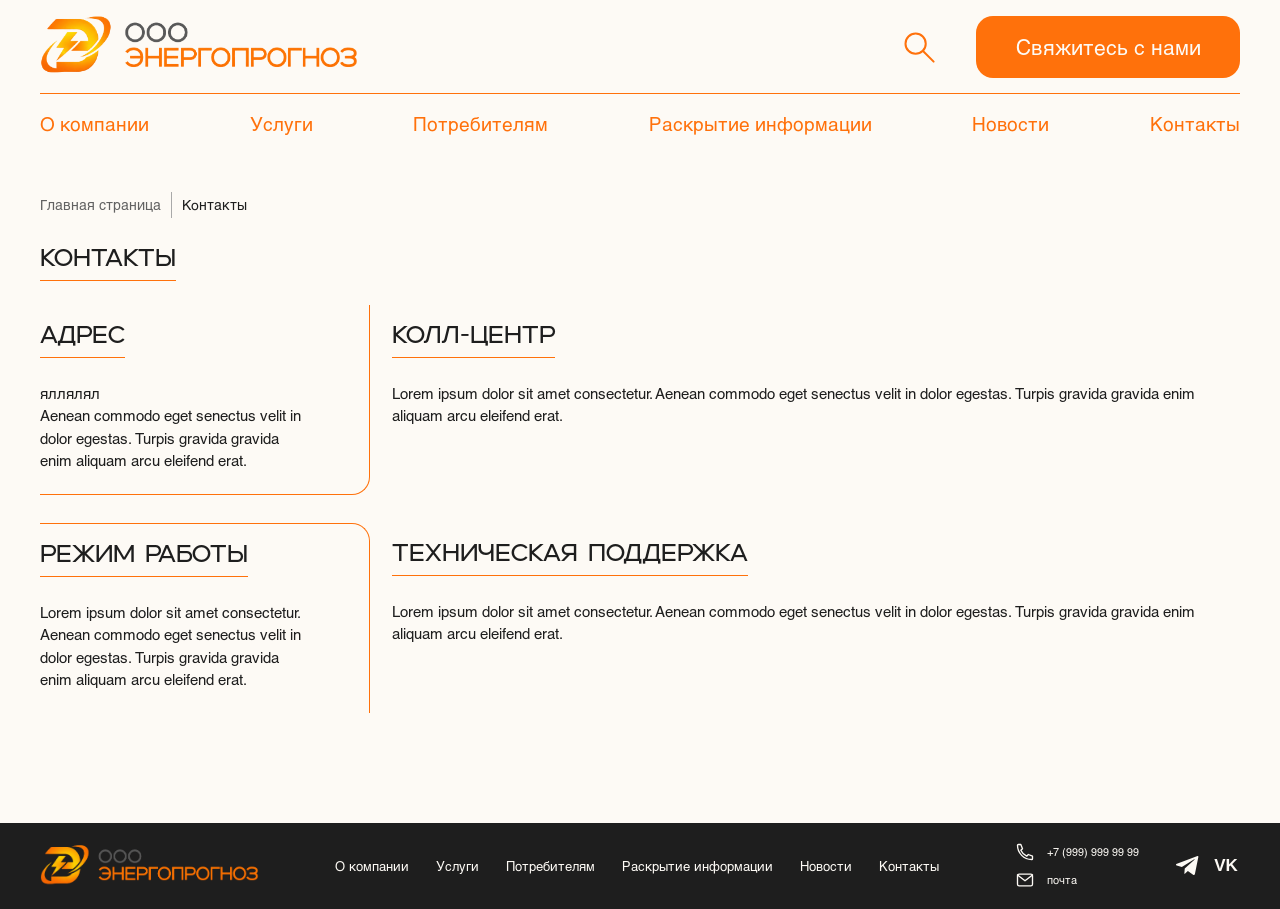
<file: contacts.html>
<!DOCTYPE html>
<html lang="ru">
<head>
    <meta charset="UTF-8">
    <meta name="viewport" content="width=device-width, initial-scale=1.0">

    <title>Контакты — Энергопрогноз</title>

    <link rel="stylesheet" href="css/style.css?v=20261016-mobile3">
</head>

<body>

<!-- ================= HEADER ================= -->
<header class="header">
    <div class="container">

        <div class="header-top">

            <a href="index.html" class="logo">
                <img src="images/logo.png" alt="Энергопрогноз">
            </a>
            <div class="header-actions">

                <button class="icon-button search-button" aria-label="Поиск">
                    <svg viewBox="0 0 32 32">
                        <circle cx="13" cy="13" r="9"></circle>
                        <path d="M20 20L29 29"></path>
                    </svg>
                </button>

                <a href="#contacts" class="contact-button">
                    Свяжитесь с нами
                </a>

            </div>
        </div>

        <nav class="navigation">
            <a href="about.html">О компании</a>
            <a href="services.html">Услуги</a>
            <a href="consumers.html">Потребителям</a>
            <a href="disclosure.html">Раскрытие информации</a>
            <a href="news.html">Новости</a>
            <a href="contacts.html">Контакты</a>
        </nav>

    </div>
</header>



<!-- ================= MAIN ================= -->

<main class="contacts-page">

    <div class="container">

        <!-- Хлебные крошки -->

        <div class="breadcrumbs">

            <a href="index.html">Главная страница</a>

            <span class="breadcrumbs-divider"></span>

            <span>Контакты</span>

        </div>


        <!-- Заголовок -->

        <section class="contacts-section" id="contact-info">

            <h1 class="page-title">
                КОНТАКТЫ
            </h1>

            <div class="page-title-line"></div>


            <!-- Контактная сетка -->

            <div class="contacts-grid">


                <!-- АДРЕС -->

                <div class="contact-block contact-address">

                    <h2>АДРЕС</h2>

                    <p>
                        яллялял<br>
                        Aenean commodo eget senectus velit in<br>
                        dolor egestas. Turpis gravida gravida<br>
                        enim aliquam arcu eleifend erat.
                    </p>

                </div>


                <!-- КОЛЛ-ЦЕНТР -->

                <div class="contact-block contact-call">

                    <h2>КОЛЛ-ЦЕНТР</h2>

                    <p>
                        Lorem ipsum dolor sit amet consectetur.
                        Aenean commodo eget senectus velit in dolor egestas.
                        Turpis gravida gravida enim aliquam arcu eleifend erat.
                    </p>

                </div>


                <!-- РЕЖИМ РАБОТЫ -->

                <div class="contact-block contact-hours">

                    <h2>РЕЖИМ РАБОТЫ</h2>

                    <p>
                        Lorem ipsum dolor sit amet consectetur.<br>
                        Aenean commodo eget senectus velit in<br>
                        dolor egestas. Turpis gravida gravida<br>
                        enim aliquam arcu eleifend erat.
                    </p>

                </div>


                <!-- ТЕХНИЧЕСКАЯ ПОДДЕРЖКА -->

                <div class="contact-block contact-support">

                    <h2>ТЕХНИЧЕСКАЯ ПОДДЕРЖКА</h2>

                    <p>
                        Lorem ipsum dolor sit amet consectetur.
                        Aenean commodo eget senectus velit in dolor egestas.
                        Turpis gravida gravida enim aliquam arcu eleifend erat.
                    </p>

                </div>

            </div>

        </section>

    </div>

</main>


<!-- ================= FOOTER ================= -->

<footer class="footer" id="contacts">
    <div class="footer-container">

        <!-- ЛОГОТИП -->
        <a href="index.html" class="footer-logo">
            <img src="images/logo.png" alt="ООО Энергопрогноз">
        </a>

        <!-- МЕНЮ -->
        <nav class="footer-nav">
            <a href="about.html">О компании</a>
            <a href="services.html">Услуги</a>
            <a href="consumers.html">Потребителям</a>
            <a href="disclosure.html">Раскрытие информации</a>
            <a href="news.html">Новости</a>
            <a href="contacts.html">Контакты</a>
        </nav>

        <!-- КОНТАКТЫ -->
        <div class="footer-contacts">

            <a href="tel:+79999999999" class="footer-contact">
                <span class="footer-contact-icon" aria-hidden="true"><svg class="site-line-icon" viewBox="0 0 24 24" fill="none" stroke="currentColor" stroke-width="1.6" stroke-linecap="round" stroke-linejoin="round" aria-hidden="true" focusable="false"><path d="M7 3H4a1 1 0 0 0-1 1c0 9.4 7.6 17 17 17a1 1 0 0 0 1-1v-3l-5-2-2 2a14 14 0 0 1-7-7l2-2-2-5Z"/></svg></span>
                <span>+7 (999) 999 99 99</span>
            </a>

            <a href="mailto:info@energoprognoz.ru" class="footer-contact">
                <span class="footer-contact-icon" aria-hidden="true"><svg class="site-line-icon" viewBox="0 0 24 24" fill="none" stroke="currentColor" stroke-width="1.6" stroke-linecap="round" stroke-linejoin="round" aria-hidden="true" focusable="false"><rect x="3" y="5" width="18" height="14" rx="2"/><path d="m3 6 9 7 9-7"/></svg></span>
                <span>почта</span>
            </a>

        </div>

        <!-- СОЦСЕТИ -->
        <div class="footer-social">

            <a href="#" aria-label="Telegram" class="social-link">
                <svg viewBox="0 0 24 24">
                    <path d="M21.5 3.5L18.2 20c-.2 1.1-.9 1.4-1.8.9l-5-3.7-2.4 2.3c-.3.3-.5.5-1 .5l.4-5.1 9.3-8.4c.4-.4-.1-.6-.6-.2L5.6 13.5.7 12c-1.1-.3-1.1-1.1.2-1.6L20 3c.9-.3 1.7.2 1.5.5z"/>
                </svg>
            </a>

            <a href="#" aria-label="VK" class="social-link vk-link">
                VK
            </a>

        </div>

    </div>
</footer>
<script src="js/search.js?v=20261016-mobile3"></script>
<!-- ОКНО ОБРАТНОЙ СВЯЗИ -->

<dialog class="contact-dialog" id="contact-dialog"
        aria-labelledby="contact-dialog-title">

    <div class="contact-dialog-top">
        <h2 id="contact-dialog-title">Связаться с нами</h2>

        <button class="contact-close" type="button"
                aria-label="Закрыть окно">
            <svg viewBox="0 0 24 24" aria-hidden="true">
                <path d="m6 6 12 12M18 6 6 18"/>
            </svg>
        </button>
    </div>

    <form class="contact-form" id="contact-form">

        <!-- ВЫБОР ТЕМЫ -->

        <fieldset class="contact-topics">
            <legend>Выберите тему обращения</legend>

            <div class="contact-topics-grid">

                <label class="contact-topic">
                    <input type="radio" name="topic"
                           value="new-client" checked>

                    <span class="contact-topic-card">
                        <svg viewBox="0 0 24 24" aria-hidden="true">
                            <circle cx="9" cy="7" r="4"/>
                            <path d="M2 21v-2a7 7 0 0 1 14 0v2M19 8v8M15 12h8"/>
                        </svg>
                        <strong>Стать клиентом</strong>
                        <span>Подключение и условия сотрудничества</span>
                    </span>
                </label>

                <label class="contact-topic">
                    <input type="radio" name="topic"
                           value="existing-client">

                    <span class="contact-topic-card">
                        <svg viewBox="0 0 24 24" aria-hidden="true">
                            <path d="M14 3H5v18h14V8l-5-5Z"/>
                            <path d="M14 3v5h5M8 12h8M8 16h6"/>
                        </svg>
                        <strong>Я уже клиент</strong>
                        <span>Вопросы по договору и обслуживанию</span>
                    </span>
                </label>

                <label class="contact-topic">
                    <input type="radio" name="topic"
                           value="other">

                    <span class="contact-topic-card">
                        <svg viewBox="0 0 24 24" aria-hidden="true">
                            <path d="M21 11.5a8.5 8.5 0 0 1-8.5 8.5H4l-3 2 2-6a8.5 8.5 0 1 1 18-4.5Z"/>
                        </svg>
                        <strong>Другой вопрос</strong>
                        <span>Предложения и общие обращения</span>
                    </span>
                </label>

            </div>
        </fieldset>

        <!-- ПОЛЯ ФОРМЫ -->

        <div class="contact-form-heading">
            <h3 id="contact-form-title">Обсудим сотрудничество</h3>
            <p id="contact-form-description">
                Расскажите о вашей организации и задаче.
            </p>
        </div>

        <div class="contact-fields">

            <label class="contact-field" id="contact-company-field">
                <span>Организация</span>
                <input type="text" name="company"
                       autocomplete="organization"
                       maxlength="200">
            </label>

            <label class="contact-field" id="contact-contract-field" hidden>
                <span>Номер договора — если есть</span>
                <input type="text" name="contract"
                       maxlength="100" disabled>
            </label>

            <label class="contact-field">
                <span>Ваше имя *</span>
                <input type="text" name="name"
                       autocomplete="name"
                       maxlength="100" required>
            </label>

            <label class="contact-field">
                <span>Телефон или email *</span>
                <input type="text" name="contact"
                       maxlength="200" required>
            </label>

            <label class="contact-field contact-field-wide">
                <span>Сообщение *</span>
                <textarea name="message" rows="4"
                          maxlength="5000" required></textarea>
            </label>

        </div>

        <label class="contact-attachment">
            <span>Прикрепить файл</span>
            <input type="file" name="attachment"
                   accept=".pdf,.doc,.docx,.jpg,.jpeg,.png">
        </label>

        <label class="contact-consent">
            <input type="checkbox" name="consent" value="yes" required>
            <span>Даю согласие на обработку персональных данных *</span>
        </label>

        <p class="contact-status" role="status" aria-live="polite"></p>

        <button class="contact-submit" type="submit" disabled>
            Отправить
        </button>

    </form>
</dialog>

<script src="js/form.js" defer></script>
</body>
</html>
</file>
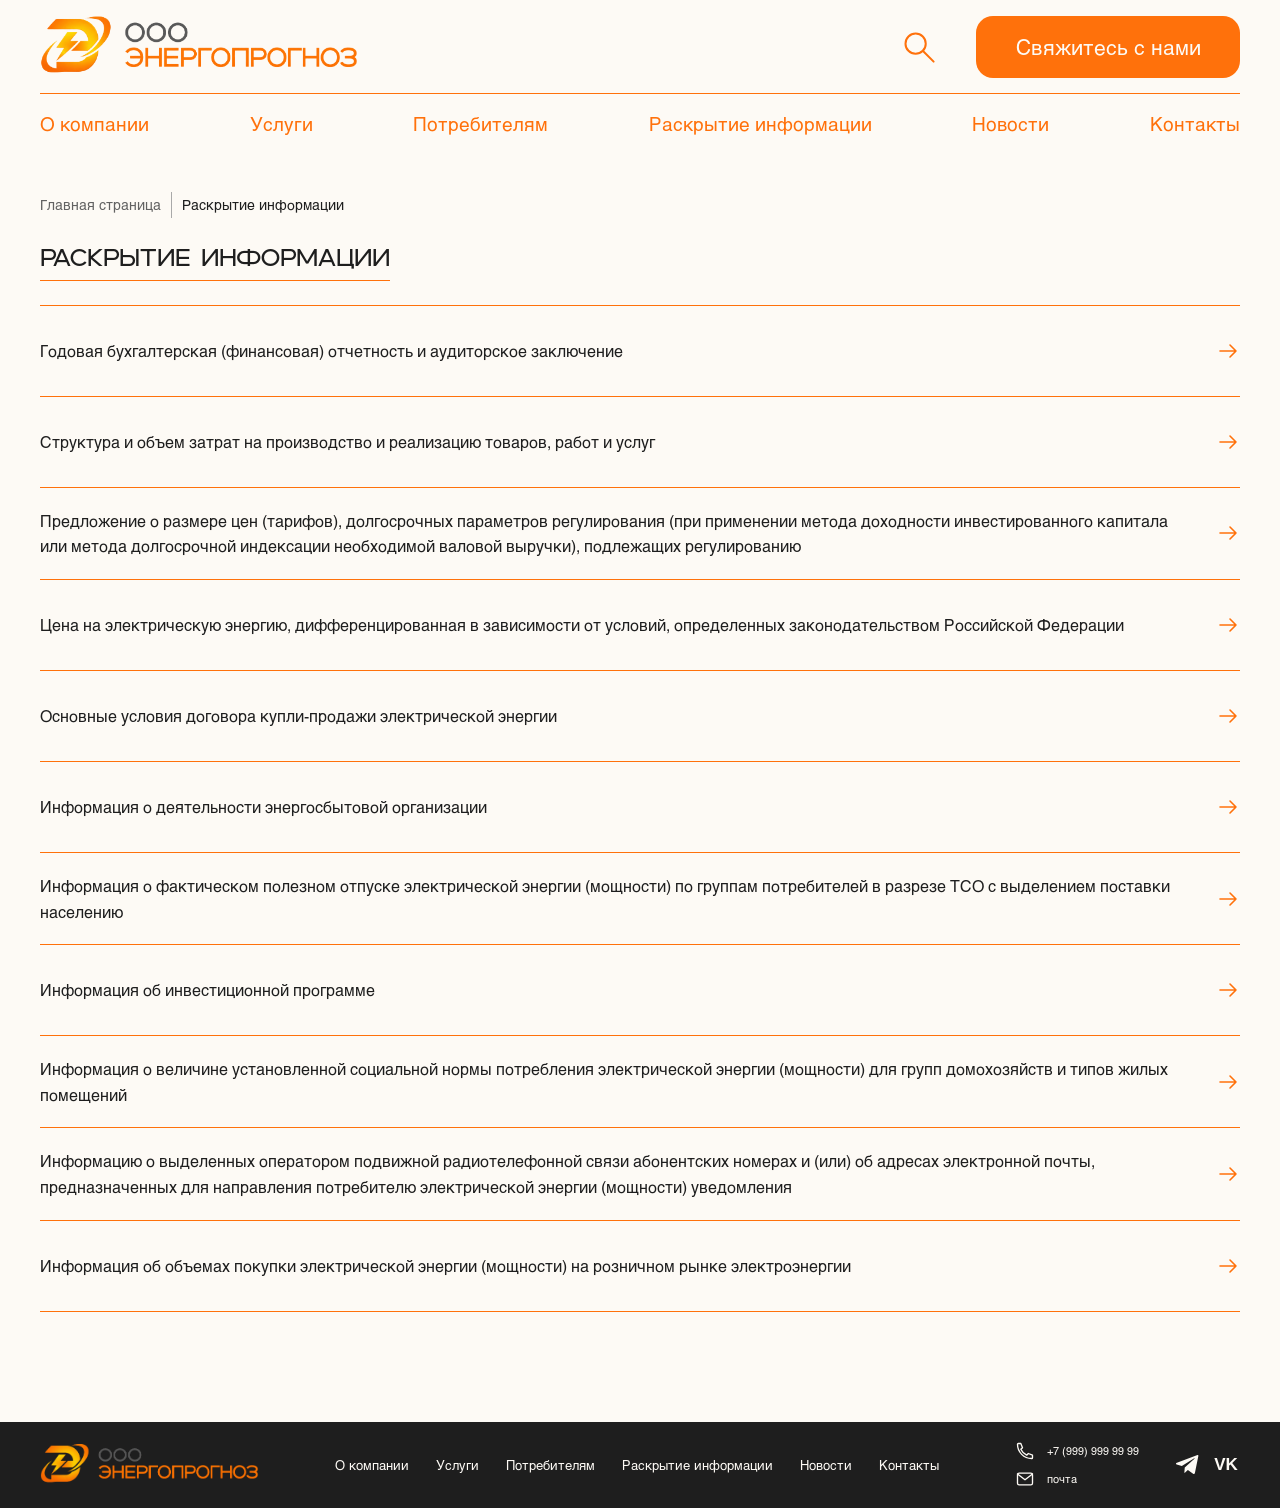
<file: disclosure.html>
<!DOCTYPE html>
<html lang="ru">

<head>
    <meta charset="UTF-8">
    <meta name="viewport" content="width=device-width, initial-scale=1.0">

    <title>О компании — Энергопрогноз</title>

    <link rel="stylesheet" href="css/style.css?v=20261016-mobile3">
</head>

<body>


<!-- =====================================================
     HEADER
===================================================== -->

<header class="header">
    <div class="container">

        <div class="header-top">

            <a href="index.html" class="logo">
                <img src="images/logo.png" alt="Энергопрогноз">
            </a>

            <div class="header-actions">

                <button class="icon-button search-button" aria-label="Поиск">
                    <svg viewBox="0 0 32 32">
                        <circle cx="13" cy="13" r="9"></circle>
                        <path d="M20 20L29 29"></path>
                    </svg>
                </button>

                 

                <a href="#contacts" class="contact-button">
                    Свяжитесь с нами
                </a>

            </div>
        </div>

        <nav class="navigation">
            <a href="about.html">О компании</a>
            <a href="services.html">Услуги</a>
            <a href="consumers.html">Потребителям</a>
            <a href="disclosure.html">Раскрытие информации</a>
            <a href="news.html">Новости</a>
            <a href="contacts.html">Контакты</a>
        </nav>

    </div>
</header>

<main class="disclosure-page" id="main-content">
    <div class="container">

        <!-- ХЛЕБНЫЕ КРОШКИ -->

        <nav class="disclosure-breadcrumbs" aria-label="Хлебные крошки">
            <a href="index.html">Главная страница</a>
            <span class="disclosure-breadcrumb-divider" aria-hidden="true"></span>
            <span aria-current="page">Раскрытие информации</span>
        </nav>

        <h1 class="disclosure-title">Раскрытие информации</h1>

        <div class="disclosure-layout" id="disclosure-layout">

            <!-- СПИСОК РАЗДЕЛОВ -->

            <nav
                class="disclosure-navigation"
                aria-label="Разделы раскрытия информации"
            >
                <button
                    class="disclosure-back"
                    id="disclosure-back"
                    type="button"
                    hidden
                >
                    <span aria-hidden="true">←</span>
                    Все разделы
                </button>

                <ul class="disclosure-menu">

                    <li class="disclosure-menu-item">
                        <button
                            class="disclosure-menu-button"
                            type="button"
                            data-section="accounting"
                            aria-controls="disclosure-accounting"
                            aria-expanded="false"
                        >
                            <span class="disclosure-menu-label">
                                Годовая бухгалтерская (финансовая)
                                отчетность и аудиторское заключение
                            </span>
                            <span class="disclosure-menu-arrow" aria-hidden="true"><svg class="site-line-icon" viewBox="0 0 24 24" fill="none" stroke="currentColor" stroke-width="1.6" stroke-linecap="round" stroke-linejoin="round" aria-hidden="true" focusable="false"><path d="M4 12h16m-6-6 6 6-6 6"/></svg></span>
                        </button>
                    </li>

                    <li class="disclosure-menu-item">
                        <button
                            class="disclosure-menu-button"
                            type="button"
                            data-section="costs"
                            aria-controls="disclosure-costs"
                            aria-expanded="false"
                        >
                            <span class="disclosure-menu-label">
                                Структура и объем затрат на производство
                                и реализацию товаров, работ и услуг
                            </span>
                            <span class="disclosure-menu-arrow" aria-hidden="true"><svg class="site-line-icon" viewBox="0 0 24 24" fill="none" stroke="currentColor" stroke-width="1.6" stroke-linecap="round" stroke-linejoin="round" aria-hidden="true" focusable="false"><path d="M4 12h16m-6-6 6 6-6 6"/></svg></span>
                        </button>
                    </li>

                    <li class="disclosure-menu-item">
                        <button
                            class="disclosure-menu-button"
                            type="button"
                            data-section="pricing"
                            aria-controls="disclosure-pricing"
                            aria-expanded="false"
                        >
                            <span class="disclosure-menu-label">
                                Предложение о размере цен (тарифов),
                                долгосрочных параметров регулирования
                                (при применении метода доходности
                                инвестированного капитала или метода
                                долгосрочной индексации необходимой
                                валовой выручки), подлежащих регулированию
                            </span>
                            <span class="disclosure-menu-arrow" aria-hidden="true"><svg class="site-line-icon" viewBox="0 0 24 24" fill="none" stroke="currentColor" stroke-width="1.6" stroke-linecap="round" stroke-linejoin="round" aria-hidden="true" focusable="false"><path d="M4 12h16m-6-6 6 6-6 6"/></svg></span>
                        </button>
                    </li>

                    <li class="disclosure-menu-item">
                        <button
                            class="disclosure-menu-button"
                            type="button"
                            data-section="electricity-prices"
                            aria-controls="disclosure-electricity-prices"
                            aria-expanded="false"
                        >
                            <span class="disclosure-menu-label">
                                Цена на электрическую энергию,
                                дифференцированная в зависимости от условий,
                                определенных законодательством
                                Российской Федерации
                            </span>
                            <span class="disclosure-menu-arrow" aria-hidden="true"><svg class="site-line-icon" viewBox="0 0 24 24" fill="none" stroke="currentColor" stroke-width="1.6" stroke-linecap="round" stroke-linejoin="round" aria-hidden="true" focusable="false"><path d="M4 12h16m-6-6 6 6-6 6"/></svg></span>
                        </button>
                    </li>

                    <li class="disclosure-menu-item">
                        <button
                            class="disclosure-menu-button"
                            type="button"
                            data-section="contracts"
                            aria-controls="disclosure-contracts"
                            aria-expanded="false"
                        >
                            <span class="disclosure-menu-label">
                                Основные условия договора купли-продажи
                                электрической энергии
                            </span>
                            <span class="disclosure-menu-arrow" aria-hidden="true"><svg class="site-line-icon" viewBox="0 0 24 24" fill="none" stroke="currentColor" stroke-width="1.6" stroke-linecap="round" stroke-linejoin="round" aria-hidden="true" focusable="false"><path d="M4 12h16m-6-6 6 6-6 6"/></svg></span>
                        </button>
                    </li>

                    <li class="disclosure-menu-item">
                        <button
                            class="disclosure-menu-button"
                            type="button"
                            data-section="company"
                            aria-controls="disclosure-company"
                            aria-expanded="false"
                        >
                            <span class="disclosure-menu-label">
                                Информация о деятельности
                                энергосбытовой организации
                            </span>
                            <span class="disclosure-menu-arrow" aria-hidden="true"><svg class="site-line-icon" viewBox="0 0 24 24" fill="none" stroke="currentColor" stroke-width="1.6" stroke-linecap="round" stroke-linejoin="round" aria-hidden="true" focusable="false"><path d="M4 12h16m-6-6 6 6-6 6"/></svg></span>
                        </button>
                    </li>

                    <li class="disclosure-menu-item">
                        <button
                            class="disclosure-menu-button"
                            type="button"
                            data-section="supply"
                            aria-controls="disclosure-supply"
                            aria-expanded="false"
                        >
                            <span class="disclosure-menu-label">
                                Информация о фактическом полезном отпуске
                                электрической энергии (мощности) по группам
                                потребителей в разрезе ТСО с выделением
                                поставки населению
                            </span>
                            <span class="disclosure-menu-arrow" aria-hidden="true"><svg class="site-line-icon" viewBox="0 0 24 24" fill="none" stroke="currentColor" stroke-width="1.6" stroke-linecap="round" stroke-linejoin="round" aria-hidden="true" focusable="false"><path d="M4 12h16m-6-6 6 6-6 6"/></svg></span>
                        </button>
                    </li>

                    <li class="disclosure-menu-item">
                        <button
                            class="disclosure-menu-button"
                            type="button"
                            data-section="investment"
                            aria-controls="disclosure-investment"
                            aria-expanded="false"
                        >
                            <span class="disclosure-menu-label">
                                Информация об инвестиционной программе
                            </span>
                            <span class="disclosure-menu-arrow" aria-hidden="true"><svg class="site-line-icon" viewBox="0 0 24 24" fill="none" stroke="currentColor" stroke-width="1.6" stroke-linecap="round" stroke-linejoin="round" aria-hidden="true" focusable="false"><path d="M4 12h16m-6-6 6 6-6 6"/></svg></span>
                        </button>
                    </li>

                    <li class="disclosure-menu-item">
                        <button
                            class="disclosure-menu-button"
                            type="button"
                            data-section="social-norm"
                            aria-controls="disclosure-social-norm"
                            aria-expanded="false"
                        >
                            <span class="disclosure-menu-label">
                                Информация о величине установленной
                                социальной нормы потребления электрической
                                энергии (мощности) для групп домохозяйств
                                и типов жилых помещений
                            </span>
                            <span class="disclosure-menu-arrow" aria-hidden="true"><svg class="site-line-icon" viewBox="0 0 24 24" fill="none" stroke="currentColor" stroke-width="1.6" stroke-linecap="round" stroke-linejoin="round" aria-hidden="true" focusable="false"><path d="M4 12h16m-6-6 6 6-6 6"/></svg></span>
                        </button>
                    </li>

                    <li class="disclosure-menu-item">
                        <button
                            class="disclosure-menu-button"
                            type="button"
                            data-section="notifications"
                            aria-controls="disclosure-notifications"
                            aria-expanded="false"
                        >
                            <span class="disclosure-menu-label">
                                Информацию о выделенных оператором подвижной
                                радиотелефонной связи абонентских номерах
                                и (или) об адресах электронной почты,
                                предназначенных для направления потребителю
                                электрической энергии (мощности) уведомления
                            </span>
                            <span class="disclosure-menu-arrow" aria-hidden="true"><svg class="site-line-icon" viewBox="0 0 24 24" fill="none" stroke="currentColor" stroke-width="1.6" stroke-linecap="round" stroke-linejoin="round" aria-hidden="true" focusable="false"><path d="M4 12h16m-6-6 6 6-6 6"/></svg></span>
                        </button>
                    </li>

                    <li class="disclosure-menu-item">
                        <button
                            class="disclosure-menu-button"
                            type="button"
                            data-section="purchases"
                            aria-controls="disclosure-purchases"
                            aria-expanded="false"
                        >
                            <span class="disclosure-menu-label">
                                Информация об объемах покупки электрической
                                энергии (мощности) на розничном рынке
                                электроэнергии
                            </span>
                            <span class="disclosure-menu-arrow" aria-hidden="true"><svg class="site-line-icon" viewBox="0 0 24 24" fill="none" stroke="currentColor" stroke-width="1.6" stroke-linecap="round" stroke-linejoin="round" aria-hidden="true" focusable="false"><path d="M4 12h16m-6-6 6 6-6 6"/></svg></span>
                        </button>
                    </li>

                </ul>
            </nav>


            <!-- СОДЕРЖИМОЕ -->

            <div class="disclosure-content" id="disclosure-content" hidden>

                <!-- 1. ОТЧЕТНОСТЬ -->

                <section
                    class="disclosure-panel"
                    id="disclosure-accounting"
                    aria-labelledby="disclosure-title-accounting"
                    hidden
                >
                    <h2
                        class="disclosure-panel-title"
                        id="disclosure-title-accounting"
                        tabindex="-1"
                    >
                        Годовая бухгалтерская (финансовая)
                        отчетность и аудиторское заключение
                    </h2>

                    <div class="disclosure-text">
                        <p class="disclosure-reference">
                            Подпункт «а» пункта 12 Стандартов раскрытия
                            информации субъектами оптового и розничных
                            рынков электрической энергии.
                        </p>

                        <p>
                            Годовая бухгалтерская (финансовая) отчетность
                            и аудиторское заключение представлены ниже.
                        </p>

                        <!-- Скопируй details целиком для каждого года. -->

                        <details class="disclosure-year" open>
                            <summary class="disclosure-year-heading">
                                Вставить год
                            </summary>

                            <div class="disclosure-year-content">
                                <ul class="disclosure-documents">

                                    <li class="disclosure-document">
                                        <div class="disclosure-document-info">
                                            <h3 class="disclosure-document-title">
                                                <a
                                                    href="ВСТАВИТЬ_ПУТЬ_К_БУХГАЛТЕРСКОЙ_ОТЧЕТНОСТИ"
                                                    target="_blank"
                                                    rel="noopener"
                                                >
                                                    Годовая бухгалтерская
                                                    (финансовая) отчетность
                                                </a>
                                            </h3>
                                            <p class="disclosure-document-status">
                                                Вставить формат, размер файла
                                                и дату публикации
                                            </p>
                                        </div>
                                    </li>

                                    <li class="disclosure-document">
                                        <div class="disclosure-document-info">
                                            <h3 class="disclosure-document-title">
                                                <a
                                                    href="ВСТАВИТЬ_ПУТЬ_К_АУДИТОРСКОМУ_ЗАКЛЮЧЕНИЮ"
                                                    target="_blank"
                                                    rel="noopener"
                                                >
                                                    Аудиторское заключение
                                                </a>
                                            </h3>
                                            <p class="disclosure-document-status">
                                                Вставить формат, размер файла
                                                и дату публикации
                                            </p>
                                        </div>
                                    </li>

                                </ul>
                            </div>
                        </details>
                    </div>
                </section>


                <!-- 2. ЗАТРАТЫ -->

                <section
                    class="disclosure-panel"
                    id="disclosure-costs"
                    aria-labelledby="disclosure-title-costs"
                    hidden
                >
                    <h2
                        class="disclosure-panel-title"
                        id="disclosure-title-costs"
                        tabindex="-1"
                    >
                        Структура и объем затрат на производство
                        и реализацию товаров, работ и услуг
                    </h2>

                    <div class="disclosure-text">
                        <p class="disclosure-reference">
                            Подпункт «б» пункта 12 Стандартов раскрытия
                            информации субъектами оптового и розничных
                            рынков электрической энергии.
                        </p>

                        <p>
                            Структура и объем затрат на производство
                            и реализацию товаров, работ и услуг раскрываются
                            в документе:
                            <a
                                href="ВСТАВИТЬ_ПУТЬ_К_ДОКУМЕНТУ_О_ЗАТРАТАХ"
                                target="_blank"
                                rel="noopener"
                            >
                                Вставить название документа и отчетный год
                            </a>.
                        </p>
                    </div>
                </section>


                <!-- 3. ПРЕДЛОЖЕНИЕ О РАЗМЕРЕ ЦЕН -->

                <section
                    class="disclosure-panel"
                    id="disclosure-pricing"
                    aria-labelledby="disclosure-title-pricing"
                    hidden
                >
                    <h2
                        class="disclosure-panel-title"
                        id="disclosure-title-pricing"
                        tabindex="-1"
                    >
                        Предложение о размере цен (тарифов),
                        долгосрочных параметров регулирования
                        (при применении метода доходности
                        инвестированного капитала или метода
                        долгосрочной индексации необходимой
                        валовой выручки), подлежащих регулированию
                    </h2>

                    <div class="disclosure-text">
                        <p class="disclosure-reference">
                            Подпункт «г» пункта 12 Стандартов раскрытия
                            информации субъектами оптового и розничных
                            рынков электрической энергии.
                        </p>

                        <p>
                            Вставить: сведения о применении соответствующих
                            методов регулирования и предложениях компании.
                        </p>

                        <!--
                            Если раздел применим, заполни ссылку.
                            Если не применим — удали ссылку и оставь
                            подтвержденное пояснение.
                        -->

                        <p>
                            <a
                                href="ВСТАВИТЬ_ПУТЬ_К_ПРЕДЛОЖЕНИЮ_О_ЦЕНАХ"
                                target="_blank"
                                rel="noopener"
                            >
                                Предложение о размере цен (тарифов)
                                и долгосрочных параметров регулирования
                                за Вставить период
                            </a>
                        </p>
                    </div>
                </section>


                <!-- 4. ЦЕНЫ НА ЭЛЕКТРИЧЕСКУЮ ЭНЕРГИЮ -->

                <section
                    class="disclosure-panel"
                    id="disclosure-electricity-prices"
                    aria-labelledby="disclosure-title-electricity-prices"
                    hidden
                >
                    <h2
                        class="disclosure-panel-title"
                        id="disclosure-title-electricity-prices"
                        tabindex="-1"
                    >
                        Цена на электрическую энергию,
                        дифференцированная в зависимости от условий,
                        определенных законодательством
                        Российской Федерации
                    </h2>

                    <div class="disclosure-text">
                        <p class="disclosure-reference">
                            Подпункт «а» пункта 45 Стандартов раскрытия
                            информации субъектами оптового и розничных
                            рынков электрической энергии.
                        </p>

                        <h3>Для бизнес-клиентов</h3>

                        <p>
                            В соответствии с заключенными договорами
                            энергоснабжения с потребителями для расчетов
                            используется:
                            <span class="disclosure-insert">
                                Вставить вид цены и порядок ее определения.
                            </span>
                        </p>

                        <p>
                            В состав цены входят:
                            <span class="disclosure-insert">
                                Вставить применимые составляющие стоимости
                                электрической энергии и мощности,
                                услуг по передаче, сбытовой надбавки
                                и иных услуг.
                            </span>
                        </p>

                        <p>Информация о цене электрической энергии:</p>

                        <ul class="disclosure-conditions">
                            <li>
                                <a
                                    href="ВСТАВИТЬ_ССЫЛКУ_НА_СООТВЕТСТВУЮЩИЙ_РАЗДЕЛ_АТС"
                                    target="_blank"
                                    rel="noopener"
                                >
                                    На сайте АТС
                                </a>
                            </li>
                            <li>
                                <a
                                    href="ВСТАВИТЬ_ССЫЛКУ_НА_ЦЕНЫ_ГАРАНТИРУЮЩЕГО_ПОСТАВЩИКА"
                                    target="_blank"
                                    rel="noopener"
                                >
                                    На сайте гарантирующего поставщика
                                </a>
                            </li>
                        </ul>

                        <h3>Вставить год</h3>

                        <div
                            class="disclosure-table-wrap"
                            role="region"
                            aria-label="Цены по регионам"
                            tabindex="0"
                        >
                            <table class="disclosure-table">
                                <thead>
                                    <tr>
                                        <th scope="col">Регион</th>
                                        <th scope="col">Гарантирующий поставщик</th>
                                        <th scope="col">Структура цены</th>
                                        <th scope="col">Цена электрической энергии</th>
                                        <th scope="col">
                                            Стоимость услуг по передаче
                                            электрической энергии
                                        </th>
                                        <th scope="col">Сбытовая надбавка</th>
                                        <th scope="col">Стоимость иных услуг</th>
                                    </tr>
                                </thead>
                                <tbody>
                                    <!-- Скопируй tr для каждого региона. -->
                                    <tr>
                                        <td>Вставить регион</td>
                                        <td>Вставить поставщика</td>
                                        <td>
                                            <a
                                                href="ВСТАВИТЬ_ССЫЛКУ_НА_СТРУКТУРУ_ЦЕНЫ"
                                                target="_blank"
                                                rel="noopener"
                                            >Перейти ↗</a>
                                        </td>
                                        <td>
                                            <a
                                                href="ВСТАВИТЬ_ССЫЛКУ_НА_ЦЕНУ_ЭЛЕКТРОЭНЕРГИИ"
                                                target="_blank"
                                                rel="noopener"
                                            >Перейти ↗</a>
                                        </td>
                                        <td>
                                            <a
                                                href="ВСТАВИТЬ_ССЫЛКУ_НА_ТАРИФЫ_ПЕРЕДАЧИ"
                                                target="_blank"
                                                rel="noopener"
                                            >Перейти ↗</a>
                                        </td>
                                        <td>
                                            <a
                                                href="ВСТАВИТЬ_ССЫЛКУ_НА_СБЫТОВУЮ_НАДБАВКУ"
                                                target="_blank"
                                                rel="noopener"
                                            >Перейти ↗</a>
                                        </td>
                                        <td>
                                            <a
                                                href="ВСТАВИТЬ_ССЫЛКУ_НА_ИНЫЕ_УСЛУГИ"
                                                target="_blank"
                                                rel="noopener"
                                            >Перейти ↗</a>
                                        </td>
                                    </tr>
                                </tbody>
                            </table>
                        </div>

                        <p>
                            Итоговая цена на электрическую энергию:
                            <span class="disclosure-insert">
                                Вставить порядок определения
                                в соответствии с договором.
                            </span>
                        </p>

                        <details class="disclosure-year">
                            <summary class="disclosure-year-heading">
                                Архив
                            </summary>

                            <div class="disclosure-year-content">
                                <p>
                                    <a
                                        href="ВСТАВИТЬ_ПУТЬ_К_АРХИВНОМУ_ДОКУМЕНТУ_О_ЦЕНАХ"
                                        target="_blank"
                                        rel="noopener"
                                    >
                                        Информация о ценах
                                        за Вставить период
                                    </a>
                                </p>
                            </div>
                        </details>
                    </div>
                </section>


                <!-- 5. УСЛОВИЯ ДОГОВОРА -->

                <section
                    class="disclosure-panel"
                    id="disclosure-contracts"
                    aria-labelledby="disclosure-title-contracts"
                    hidden
                >
                    <h2
                        class="disclosure-panel-title"
                        id="disclosure-title-contracts"
                        tabindex="-1"
                    >
                        Основные условия договора купли-продажи
                        электрической энергии
                    </h2>

                    <div class="disclosure-text">
                        <p class="disclosure-reference">
                            Подпункт «б» пункта 45 Стандартов раскрытия
                            информации субъектами оптового и розничных
                            рынков электрической энергии.
                        </p>

                        <ul class="disclosure-conditions">
                            <li>Срок действия договора — Вставить.</li>
                            <li>
                                Вид цены на электрическую энергию —
                                Вставить.
                            </li>
                            <li>
                                Форма оплаты, сроки внесения плановых
                                платежей и окончательного расчета —
                                Вставить.
                            </li>
                            <li>Зона обслуживания — Вставить.</li>
                            <li>
                                Условия расторжения договора — Вставить.
                            </li>
                            <li>Ответственность сторон — Вставить.</li>
                        </ul>

                        <p>
                            <a
                                href="ВСТАВИТЬ_ПУТЬ_К_ФОРМЕ_ДОГОВОРА"
                                target="_blank"
                                rel="noopener"
                            >
                                Форма договора купли-продажи
                                электрической энергии
                            </a>
                        </p>

                        <p>
                            <a
                                href="ВСТАВИТЬ_ПУТЬ_К_ПРИЛОЖЕНИЯМ_ДОГОВОРА"
                                target="_blank"
                                rel="noopener"
                            >
                                Приложения к договору
                            </a>
                        </p>

                        <p>
                            Контакты, используемые для направления
                            уведомлений о введении полного и (или)
                            частичного ограничения режима потребления
                            электрической энергии:
                        </p>

                        <p>
                            Телефон:
                            <a href="tel:ВСТАВИТЬ_НОМЕР_БЕЗ_ПРОБЕЛОВ">
                                Вставить номер телефона
                            </a>
                        </p>

                        <p>
                            Электронная почта:
                            <a href="mailto:ВСТАВИТЬ_EMAIL">
                                Вставить адрес электронной почты
                            </a>
                        </p>
                    </div>
                </section>


                <!-- 6. ДЕЯТЕЛЬНОСТЬ ОРГАНИЗАЦИИ -->

                <section
                    class="disclosure-panel"
                    id="disclosure-company"
                    aria-labelledby="disclosure-title-company"
                    hidden
                >
                    <h2
                        class="disclosure-panel-title"
                        id="disclosure-title-company"
                        tabindex="-1"
                    >
                        Информация о деятельности
                        энергосбытовой организации
                    </h2>

                    <div class="disclosure-text">
                        <p class="disclosure-reference">
                            Подпункт «в» пункта 45 Стандартов раскрытия
                            информации субъектами оптового и розничных
                            рынков электрической энергии.
                        </p>

                        <dl class="disclosure-requisites">
                            <div>
                                <dt>Полное наименование</dt>
                                <dd>Вставить</dd>
                            </div>
                            <div>
                                <dt>Сокращенное наименование</dt>
                                <dd>Вставить</dd>
                            </div>
                            <div>
                                <dt>Место нахождения</dt>
                                <dd>Вставить</dd>
                            </div>
                            <div>
                                <dt>Адрес для направления корреспонденции</dt>
                                <dd>Вставить</dd>
                            </div>
                            <div>
                                <dt>ИНН</dt>
                                <dd>Вставить</dd>
                            </div>
                            <div>
                                <dt>КПП</dt>
                                <dd>Вставить</dd>
                            </div>
                            <div>
                                <dt>Телефон</dt>
                                <dd>
                                    <a href="tel:ВСТАВИТЬ_НОМЕР_БЕЗ_ПРОБЕЛОВ">
                                        Вставить номер телефона
                                    </a>
                                </dd>
                            </div>
                            <div>
                                <dt>Адрес электронной почты</dt>
                                <dd>
                                    <a href="mailto:ВСТАВИТЬ_EMAIL">
                                        Вставить адрес электронной почты
                                    </a>
                                </dd>
                            </div>
                            <div>
                                <dt>Банковские реквизиты</dt>
                                <dd>
                                    Расчетный счет: Вставить<br>
                                    Банк: Вставить<br>
                                    БИК: Вставить<br>
                                    Корреспондентский счет: Вставить
                                </dd>
                            </div>
                        </dl>

                        <p>
                            Сведения о видах деятельности,
                            подлежащих лицензированию:
                            Вставить.
                        </p>

                        <!-- Оставить ссылку при наличии лицензии. -->
                        <p>
                            <a
                                href="ВСТАВИТЬ_ПУТЬ_К_ЛИЦЕНЗИИ"
                                target="_blank"
                                rel="noopener"
                            >
                                Вставить название лицензии
                            </a>
                        </p>

                        <h3>
                            Гарантирующие поставщики в зоне деятельности
                            энергосбытовой организации
                        </h3>

                        <div
                            class="disclosure-table-wrap"
                            role="region"
                            aria-label="Гарантирующие поставщики"
                            tabindex="0"
                        >
                            <table class="disclosure-table">
                                <thead>
                                    <tr>
                                        <th scope="col">
                                            Регион / Зона обслуживания
                                        </th>
                                        <th scope="col">
                                            Гарантирующий поставщик
                                        </th>
                                        <th scope="col">Официальный сайт</th>
                                    </tr>
                                </thead>
                                <tbody>
                                    <tr>
                                        <td>Вставить регион</td>
                                        <td>Вставить наименование</td>
                                        <td>
                                            <a
                                                href="ВСТАВИТЬ_ССЫЛКУ_НА_САЙТ_ПОСТАВЩИКА"
                                                target="_blank"
                                                rel="noopener"
                                            >
                                                Официальный сайт ↗
                                            </a>
                                        </td>
                                    </tr>
                                </tbody>
                            </table>
                        </div>
                    </div>
                </section>


                <!-- 7. ПОЛЕЗНЫЙ ОТПУСК -->

                <section
                    class="disclosure-panel"
                    id="disclosure-supply"
                    aria-labelledby="disclosure-title-supply"
                    hidden
                >
                    <h2
                        class="disclosure-panel-title"
                        id="disclosure-title-supply"
                        tabindex="-1"
                    >
                        Информация о фактическом полезном отпуске
                        электрической энергии (мощности) по группам
                        потребителей в разрезе ТСО с выделением
                        поставки населению
                    </h2>

                    <div class="disclosure-text">
                        <p class="disclosure-reference">
                            Подпункты «г», «д» пункта 45 и подпункт «б»
                            пункта 52 Стандартов раскрытия информации
                            субъектами оптового и розничных рынков
                            электрической энергии.
                        </p>

                        <!-- Скопировать details для каждого года. -->

                        <details class="disclosure-year" open>
                            <summary class="disclosure-year-heading">
                                Вставить год
                            </summary>

                            <div class="disclosure-year-content">
                                <ul class="disclosure-documents">

                                    <!-- Скопировать li для каждого месяца. -->

                                    <li class="disclosure-document">
                                        <div class="disclosure-document-info">
                                            <h3 class="disclosure-document-title">
                                                <a
                                                    href="ВСТАВИТЬ_ПУТЬ_К_ОТЧЕТУ_О_ПОЛЕЗНОМ_ОТПУСКЕ"
                                                    target="_blank"
                                                    rel="noopener"
                                                >
                                                    Вставить месяц
                                                </a>
                                            </h3>

                                            <p class="disclosure-document-status">
                                                Вставить формат, размер файла
                                                и дату публикации
                                            </p>
                                        </div>
                                    </li>

                                </ul>
                            </div>
                        </details>
                    </div>
                </section>


                <!-- 8. ИНВЕСТИЦИОННАЯ ПРОГРАММА -->

                <section
                    class="disclosure-panel"
                    id="disclosure-investment"
                    aria-labelledby="disclosure-title-investment"
                    hidden
                >
                    <h2
                        class="disclosure-panel-title"
                        id="disclosure-title-investment"
                        tabindex="-1"
                    >
                        Информация об инвестиционной программе
                    </h2>

                    <div class="disclosure-text">
                        <p class="disclosure-reference">
                            Подпункт «е» пункта 45 Стандартов раскрытия
                            информации субъектами оптового и розничных
                            рынков электрической энергии.
                        </p>

                        <p>
                            Инвестиционная программа организации:
                            Вставить сведения.
                        </p>

                        <!--
                            При отсутствии инвестиционной программы
                            удалить ссылку и вставить подтвержденное пояснение.
                        -->

                        <p>
                            <a
                                href="ВСТАВИТЬ_ПУТЬ_К_ИНВЕСТИЦИОННОЙ_ПРОГРАММЕ"
                                target="_blank"
                                rel="noopener"
                            >
                                Инвестиционная программа
                                на Вставить период
                            </a>
                        </p>
                    </div>
                </section>


                <!-- 9. СОЦИАЛЬНАЯ НОРМА -->

                <section
                    class="disclosure-panel"
                    id="disclosure-social-norm"
                    aria-labelledby="disclosure-title-social-norm"
                    hidden
                >
                    <h2
                        class="disclosure-panel-title"
                        id="disclosure-title-social-norm"
                        tabindex="-1"
                    >
                        Информация о величине установленной социальной
                        нормы потребления электрической энергии
                        (мощности) для групп домохозяйств
                        и типов жилых помещений
                    </h2>

                    <div class="disclosure-text">
                        <p class="disclosure-reference">
                            Подпункт «ж» пункта 45 Стандартов раскрытия
                            информации субъектами оптового и розничных
                            рынков электрической энергии.
                        </p>

                        <p>
                            Вставить информацию о величине установленной
                            социальной нормы потребления электрической
                            энергии (мощности) либо подтвержденное
                            пояснение об отсутствии потребителей
                            данной категории.
                        </p>

                        <!-- Оставить ссылку, если раздел применим. -->

                        <p>
                            <a
                                href="ВСТАВИТЬ_ССЫЛКУ_НА_ДОКУМЕНТ_О_СОЦИАЛЬНОЙ_НОРМЕ"
                                target="_blank"
                                rel="noopener"
                            >
                                Документ об установлении социальной нормы
                                потребления электрической энергии
                            </a>
                        </p>
                    </div>
                </section>


                <!-- 10. КОНТАКТЫ ДЛЯ УВЕДОМЛЕНИЙ -->

                <section
                    class="disclosure-panel"
                    id="disclosure-notifications"
                    aria-labelledby="disclosure-title-notifications"
                    hidden
                >
                    <h2
                        class="disclosure-panel-title"
                        id="disclosure-title-notifications"
                        tabindex="-1"
                    >
                        Информация о выделенных оператором подвижной
                        радиотелефонной связи абонентских номерах
                        и (или) об адресах электронной почты,
                        предназначенных для направления потребителю
                        электрической энергии (мощности) уведомления
                    </h2>

                    <div class="disclosure-text">
                        <p class="disclosure-reference">
                            Подпункт «з» пункта 45 Стандартов раскрытия
                            информации субъектами оптового и розничных
                            рынков электрической энергии.
                        </p>

                        <p>
                            Уведомление о введении полного и (или)
                            частичного ограничения режима потребления
                            электрической энергии потребителям
                            электронным способом осуществляется
                            с использованием следующих способов:
                        </p>

                        <!--
                            Оставить только фактически используемые способы.
                            Остальные пункты удалить.
                        -->

                        <ul class="disclosure-conditions">
                            <li>
                                Электронного письма с адреса
                                электронной почты:
                                <a href="mailto:ВСТАВИТЬ_EMAIL_ДЛЯ_УВЕДОМЛЕНИЙ">
                                    Вставить адрес электронной почты
                                </a>.
                            </li>

                            <li>
                                Вставить иной используемый способ
                                направления уведомления и соответствующий
                                абонентский номер.
                            </li>
                        </ul>
                    </div>
                </section>


                <!-- 11. ОБЪЕМЫ ПОКУПКИ -->

                <section
                    class="disclosure-panel"
                    id="disclosure-purchases"
                    aria-labelledby="disclosure-title-purchases"
                    hidden
                >
                    <h2
                        class="disclosure-panel-title"
                        id="disclosure-title-purchases"
                        tabindex="-1"
                    >
                        Информация об объемах покупки электрической
                        энергии (мощности) на розничном рынке
                        электроэнергии
                    </h2>

                    <div class="disclosure-text">
                        <p class="disclosure-reference">
                            Подпункты «а», «в» пункта 52 Стандартов
                            раскрытия информации субъектами оптового
                            и розничных рынков электрической энергии.
                        </p>

                        <p>
                            Вставить сведения об объемах покупки
                            электрической энергии (мощности)
                            на розничном рынке электроэнергии
                            либо подтвержденное пояснение
                            о неприменимости раздела.
                        </p>

                        <!-- При неприменимости раздела удалить details. -->

                        <details class="disclosure-year" open>
                            <summary class="disclosure-year-heading">
                                Вставить год
                            </summary>

                            <div class="disclosure-year-content">
                                <ul class="disclosure-documents">
                                    <li class="disclosure-document">
                                        <div class="disclosure-document-info">
                                            <h3 class="disclosure-document-title">
                                                <a
                                                    href="ВСТАВИТЬ_ПУТЬ_К_ОТЧЕТУ_О_ПОКУПКЕ_ЭЛЕКТРОЭНЕРГИИ"
                                                    target="_blank"
                                                    rel="noopener"
                                                >
                                                    Объемы покупки электрической
                                                    энергии (мощности)
                                                    за Вставить период
                                                </a>
                                            </h3>

                                            <p class="disclosure-document-status">
                                                Вставить формат, размер файла
                                                и дату публикации
                                            </p>
                                        </div>
                                    </li>
                                </ul>
                            </div>
                        </details>
                    </div>
                </section>

            </div>
        </div>

        <noscript>
            <p class="disclosure-noscript">
                Для переключения разделов включите JavaScript
                в настройках браузера.
            </p>
        </noscript>

    </div>
</main>
<footer class="footer" id="contacts">
    <div class="footer-container">

        <!-- ЛОГОТИП -->
        <a href="index.html" class="footer-logo">
            <img src="images/logo.png" alt="ООО Энергопрогноз">
        </a>

        <!-- МЕНЮ -->
        <nav class="footer-nav">
            <a href="about.html">О компании</a>
            <a href="services.html">Услуги</a>
            <a href="consumers.html">Потребителям</a>
            <a href="disclosure.html">Раскрытие информации</a>
            <a href="news.html">Новости</a>
            <a href="contacts.html">Контакты</a>
        </nav>

        <!-- КОНТАКТЫ -->
        <div class="footer-contacts">

            <a href="tel:+79999999999" class="footer-contact">
                <span class="footer-contact-icon" aria-hidden="true"><svg class="site-line-icon" viewBox="0 0 24 24" fill="none" stroke="currentColor" stroke-width="1.6" stroke-linecap="round" stroke-linejoin="round" aria-hidden="true" focusable="false"><path d="M7 3H4a1 1 0 0 0-1 1c0 9.4 7.6 17 17 17a1 1 0 0 0 1-1v-3l-5-2-2 2a14 14 0 0 1-7-7l2-2-2-5Z"/></svg></span>
                <span>+7 (999) 999 99 99</span>
            </a>

            <a href="mailto:info@energoprognoz.ru" class="footer-contact">
                <span class="footer-contact-icon" aria-hidden="true"><svg class="site-line-icon" viewBox="0 0 24 24" fill="none" stroke="currentColor" stroke-width="1.6" stroke-linecap="round" stroke-linejoin="round" aria-hidden="true" focusable="false"><rect x="3" y="5" width="18" height="14" rx="2"/><path d="m3 6 9 7 9-7"/></svg></span>
                <span>почта</span>
            </a>

        </div>

        <!-- СОЦСЕТИ -->
        <div class="footer-social">

            <a href="#" aria-label="Telegram" class="social-link">
                <svg viewBox="0 0 24 24">
                    <path d="M21.5 3.5L18.2 20c-.2 1.1-.9 1.4-1.8.9l-5-3.7-2.4 2.3c-.3.3-.5.5-1 .5l.4-5.1 9.3-8.4c.4-.4-.1-.6-.6-.2L5.6 13.5.7 12c-1.1-.3-1.1-1.1.2-1.6L20 3c.9-.3 1.7.2 1.5.5z"/>
                </svg>
            </a>

            <a href="#" aria-label="VK" class="social-link vk-link">
                VK
            </a>

        </div>

    </div>
</footer>
<script src="js/disclosure.js?v=20261016-mobile3" defer></script>
<script src="js/search.js?v=20261016-mobile3" defer></script>
<!-- ОКНО ОБРАТНОЙ СВЯЗИ -->

<dialog class="contact-dialog" id="contact-dialog"
        aria-labelledby="contact-dialog-title">

    <div class="contact-dialog-top">
        <h2 id="contact-dialog-title">Связаться с нами</h2>

        <button class="contact-close" type="button"
                aria-label="Закрыть окно">
            <svg viewBox="0 0 24 24" aria-hidden="true">
                <path d="m6 6 12 12M18 6 6 18"/>
            </svg>
        </button>
    </div>

    <form class="contact-form" id="contact-form">

        <!-- ВЫБОР ТЕМЫ -->

        <fieldset class="contact-topics">
            <legend>Выберите тему обращения</legend>

            <div class="contact-topics-grid">

                <label class="contact-topic">
                    <input type="radio" name="topic"
                           value="new-client" checked>

                    <span class="contact-topic-card">
                        <svg viewBox="0 0 24 24" aria-hidden="true">
                            <circle cx="9" cy="7" r="4"/>
                            <path d="M2 21v-2a7 7 0 0 1 14 0v2M19 8v8M15 12h8"/>
                        </svg>
                        <strong>Стать клиентом</strong>
                        <span>Подключение и условия сотрудничества</span>
                    </span>
                </label>

                <label class="contact-topic">
                    <input type="radio" name="topic"
                           value="existing-client">

                    <span class="contact-topic-card">
                        <svg viewBox="0 0 24 24" aria-hidden="true">
                            <path d="M14 3H5v18h14V8l-5-5Z"/>
                            <path d="M14 3v5h5M8 12h8M8 16h6"/>
                        </svg>
                        <strong>Я уже клиент</strong>
                        <span>Вопросы по договору и обслуживанию</span>
                    </span>
                </label>

                <label class="contact-topic">
                    <input type="radio" name="topic"
                           value="other">

                    <span class="contact-topic-card">
                        <svg viewBox="0 0 24 24" aria-hidden="true">
                            <path d="M21 11.5a8.5 8.5 0 0 1-8.5 8.5H4l-3 2 2-6a8.5 8.5 0 1 1 18-4.5Z"/>
                        </svg>
                        <strong>Другой вопрос</strong>
                        <span>Предложения и общие обращения</span>
                    </span>
                </label>

            </div>
        </fieldset>

        <!-- ПОЛЯ ФОРМЫ -->

        <div class="contact-form-heading">
            <h3 id="contact-form-title">Обсудим сотрудничество</h3>
            <p id="contact-form-description">
                Расскажите о вашей организации и задаче.
            </p>
        </div>

        <div class="contact-fields">

            <label class="contact-field" id="contact-company-field">
                <span>Организация</span>
                <input type="text" name="company"
                       autocomplete="organization"
                       maxlength="200">
            </label>

            <label class="contact-field" id="contact-contract-field" hidden>
                <span>Номер договора — если есть</span>
                <input type="text" name="contract"
                       maxlength="100" disabled>
            </label>

            <label class="contact-field">
                <span>Ваше имя *</span>
                <input type="text" name="name"
                       autocomplete="name"
                       maxlength="100" required>
            </label>

            <label class="contact-field">
                <span>Телефон или email *</span>
                <input type="text" name="contact"
                       maxlength="200" required>
            </label>

            <label class="contact-field contact-field-wide">
                <span>Сообщение *</span>
                <textarea name="message" rows="4"
                          maxlength="5000" required></textarea>
            </label>

        </div>

        <label class="contact-attachment">
            <span>Прикрепить файл</span>
            <input type="file" name="attachment"
                   accept=".pdf,.doc,.docx,.jpg,.jpeg,.png">
        </label>

        <label class="contact-consent">
            <input type="checkbox" name="consent" value="yes" required>
            <span>Даю согласие на обработку персональных данных *</span>
        </label>

        <p class="contact-status" role="status" aria-live="polite"></p>

        <button class="contact-submit" type="submit" disabled>
            Отправить
        </button>

    </form>
</dialog>

<script src="js/form.js" defer></script>
</body>
</html>
</file>
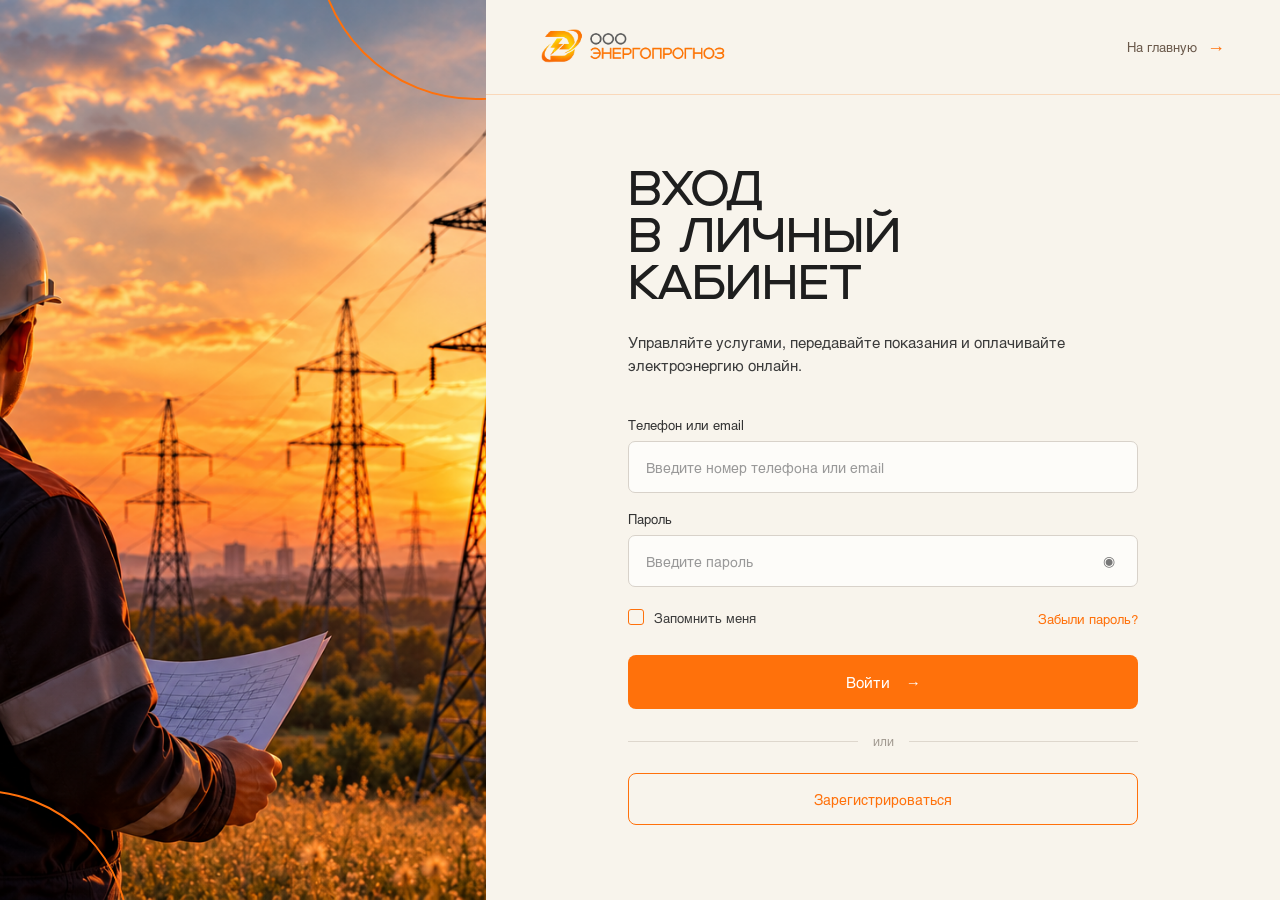
<file: login.html>
<!DOCTYPE html>
<html lang="ru">

<head>
    <meta charset="UTF-8">
    <meta name="viewport" content="width=device-width, initial-scale=1.0">

    <title>Вход в личный кабинет — Энергопрогноз</title>

    <link rel="stylesheet" href="css/style.css">
    <link rel="stylesheet" href="css/account.css">
</head>

<body class="auth-body">

    <main class="auth-page">

        <!-- ЛЕВАЯ ФОТОГРАФИЯ -->

        <div class="auth-image">
            <img src="images/vxod.png" alt="Линии электропередачи">

            <div class="auth-image-line auth-image-line-top"></div>
            <div class="auth-image-line auth-image-line-bottom"></div>
        </div>


        <!-- ПРАВАЯ ЧАСТЬ -->

        <div class="auth-main">

            <header class="auth-header">

                <a href="index.html" class="auth-logo">
                    <img src="images/logo.png" alt="Энергопрогноз">
                </a>

                <a href="index.html" class="auth-home">
                    На главную
                    <span>→</span>
                </a>

            </header>


            <div class="auth-content">

                <div class="auth-form-wrapper">

                    <h1>
                        ВХОД<br>
                        В ЛИЧНЫЙ КАБИНЕТ
                    </h1>

                    <p class="auth-intro">
                        Управляйте услугами, передавайте показания
                        и оплачивайте электроэнергию онлайн.
                    </p>


                    <form class="auth-form" id="loginForm">

                        <div class="auth-field">

                            <label for="login">
                                Телефон или email
                            </label>

                            <input
                                id="login"
                                type="text"
                                placeholder="Введите номер телефона или email"
                                required
                            >

                        </div>


                        <div class="auth-field">

                            <label for="password">
                                Пароль
                            </label>

                            <div class="password-field">

                                <input
                                    id="password"
                                    type="password"
                                    placeholder="Введите пароль"
                                    required
                                >

                                <button
                                    class="password-toggle"
                                    type="button"
                                    aria-label="Показать пароль"
                                >
                                    ◉
                                </button>

                            </div>

                        </div>


                        <div class="auth-options">

                            <label class="auth-checkbox">

                                <input type="checkbox">

                                <span class="custom-checkbox"></span>

                                <span>
                                    Запомнить меня
                                </span>

                            </label>


                            <a href="#" class="auth-forgot">
                                Забыли пароль?
                            </a>

                        </div>


                        <button class="auth-submit" type="submit">

                            <span>Войти</span>
                            <span>→</span>

                        </button>


                        <div class="auth-divider">
                            <span>или</span>
                        </div>


                        <a href="register.html" class="auth-register-button">
                            Зарегистрироваться
                        </a>

                    </form>

                </div>

            </div>

        </div>

    </main>


    <script>

        /* показать / скрыть пароль */

        document.querySelectorAll(".password-toggle").forEach(function(button) {

            button.addEventListener("click", function() {

                const input = this.parentElement.querySelector("input");

                if (input.type === "password") {
                    input.type = "text";
                } else {
                    input.type = "password";
                }

            });

        });


        /* пока демо-вход */

        document.getElementById("loginForm").addEventListener("submit", function(event) {

            event.preventDefault();

            window.location.href = "account.html";

        });

    </script>

</body>

</html>
</file>
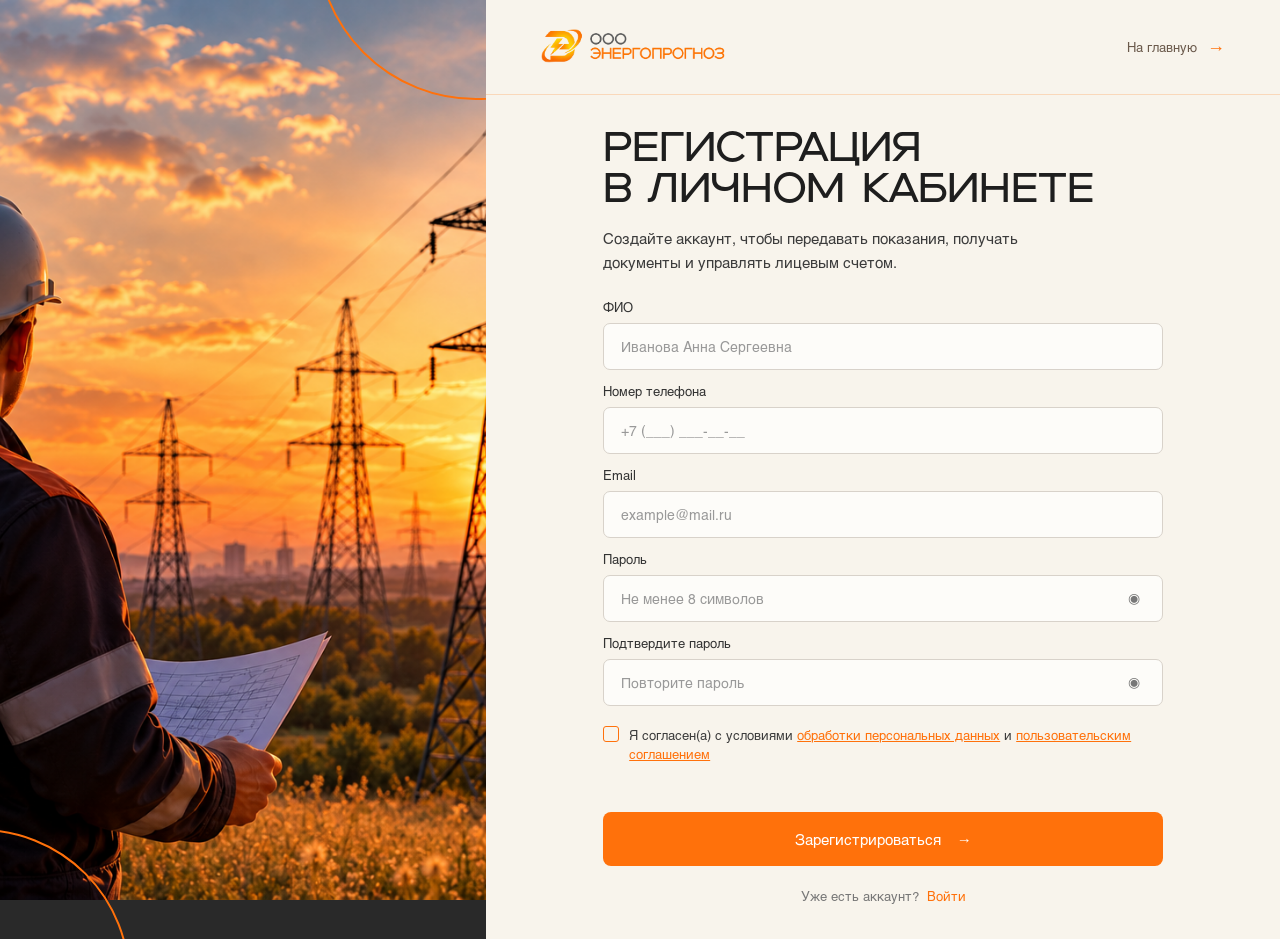
<file: register.html>
<!DOCTYPE html>
<html lang="ru">

<head>
    <meta charset="UTF-8">
    <meta name="viewport" content="width=device-width, initial-scale=1.0">

    <title>Регистрация — Энергопрогноз</title>

    <link rel="stylesheet" href="css/style.css">
    <link rel="stylesheet" href="css/account.css">
</head>

<body class="auth-body">

    <main class="auth-page auth-page-register">


        <!-- ЛЕВАЯ ФОТОГРАФИЯ -->

        <div class="auth-image">
            <img src="images/vxod.png" alt="Линии электропередачи">

            <div class="auth-image-line auth-image-line-top"></div>
            <div class="auth-image-line auth-image-line-bottom"></div>
        </div>



        <!-- ПРАВАЯ ЧАСТЬ -->

        <div class="auth-main">

            <header class="auth-header">

                <a href="index.html" class="auth-logo">
                    <img src="images/logo.png" alt="Энергопрогноз">
                </a>

                <a href="index.html" class="auth-home">
                    На главную
                    <span>→</span>
                </a>

            </header>


            <div class="auth-content">

                <div class="auth-form-wrapper auth-register-wrapper">

                    <h1>
                        РЕГИСТРАЦИЯ<br>
                        В ЛИЧНОМ КАБИНЕТЕ
                    </h1>

                    <p class="auth-intro">
                        Создайте аккаунт, чтобы передавать показания,
                        получать документы и управлять лицевым счетом.
                    </p>


                    <form class="auth-form" id="registerForm">


                        <div class="auth-field">

                            <label for="fullname">
                                ФИО
                            </label>

                            <input
                                id="fullname"
                                type="text"
                                placeholder="Иванова Анна Сергеевна"
                                required
                            >

                        </div>


                        <div class="auth-field">

                            <label for="phone">
                                Номер телефона
                            </label>

                            <input
                                id="phone"
                                type="tel"
                                placeholder="+7 (___) ___-__-__"
                                required
                            >

                        </div>


                        <div class="auth-field">

                            <label for="email">
                                Email
                            </label>

                            <input
                                id="email"
                                type="email"
                                placeholder="example@mail.ru"
                                required
                            >

                        </div>


                        <div class="auth-field">

                            <label for="registerPassword">
                                Пароль
                            </label>

                            <div class="password-field">

                                <input
                                    id="registerPassword"
                                    type="password"
                                    placeholder="Не менее 8 символов"
                                    minlength="8"
                                    required
                                >

                                <button
                                    class="password-toggle"
                                    type="button"
                                    aria-label="Показать пароль"
                                >
                                    ◉
                                </button>

                            </div>

                        </div>


                        <div class="auth-field">

                            <label for="repeatPassword">
                                Подтвердите пароль
                            </label>

                            <div class="password-field">

                                <input
                                    id="repeatPassword"
                                    type="password"
                                    placeholder="Повторите пароль"
                                    minlength="8"
                                    required
                                >

                                <button
                                    class="password-toggle"
                                    type="button"
                                    aria-label="Показать пароль"
                                >
                                    ◉
                                </button>

                            </div>

                        </div>


                        <label class="auth-checkbox auth-agreement">

                            <input
                                id="agreement"
                                type="checkbox"
                                required
                            >

                            <span class="custom-checkbox"></span>

                            <span>
                                Я согласен(а) с условиями
                                <a href="#">обработки персональных данных</a>
                                и
                                <a href="#">пользовательским соглашением</a>
                            </span>

                        </label>


                        <p class="auth-error" id="registerError"></p>


                        <button class="auth-submit" type="submit">

                            <span>Зарегистрироваться</span>
                            <span>→</span>

                        </button>


                        <div class="auth-login-bottom">

                            Уже есть аккаунт?

                            <a href="login.html">
                                Войти
                            </a>

                        </div>

                    </form>

                </div>

            </div>

        </div>

    </main>


    <script>

        document.querySelectorAll(".password-toggle").forEach(function(button) {

            button.addEventListener("click", function() {

                const input = this.parentElement.querySelector("input");

                input.type =
                    input.type === "password"
                        ? "text"
                        : "password";

            });

        });


        document.getElementById("registerForm").addEventListener("submit", function(event) {

            event.preventDefault();


            const password =
                document.getElementById("registerPassword").value;

            const repeatPassword =
                document.getElementById("repeatPassword").value;

            const error =
                document.getElementById("registerError");


            if (password !== repeatPassword) {

                error.textContent =
                    "Пароли не совпадают.";

                return;

            }


            error.textContent = "";

            window.location.href = "account.html";

        });

    </script>

</body>

</html>
</file>
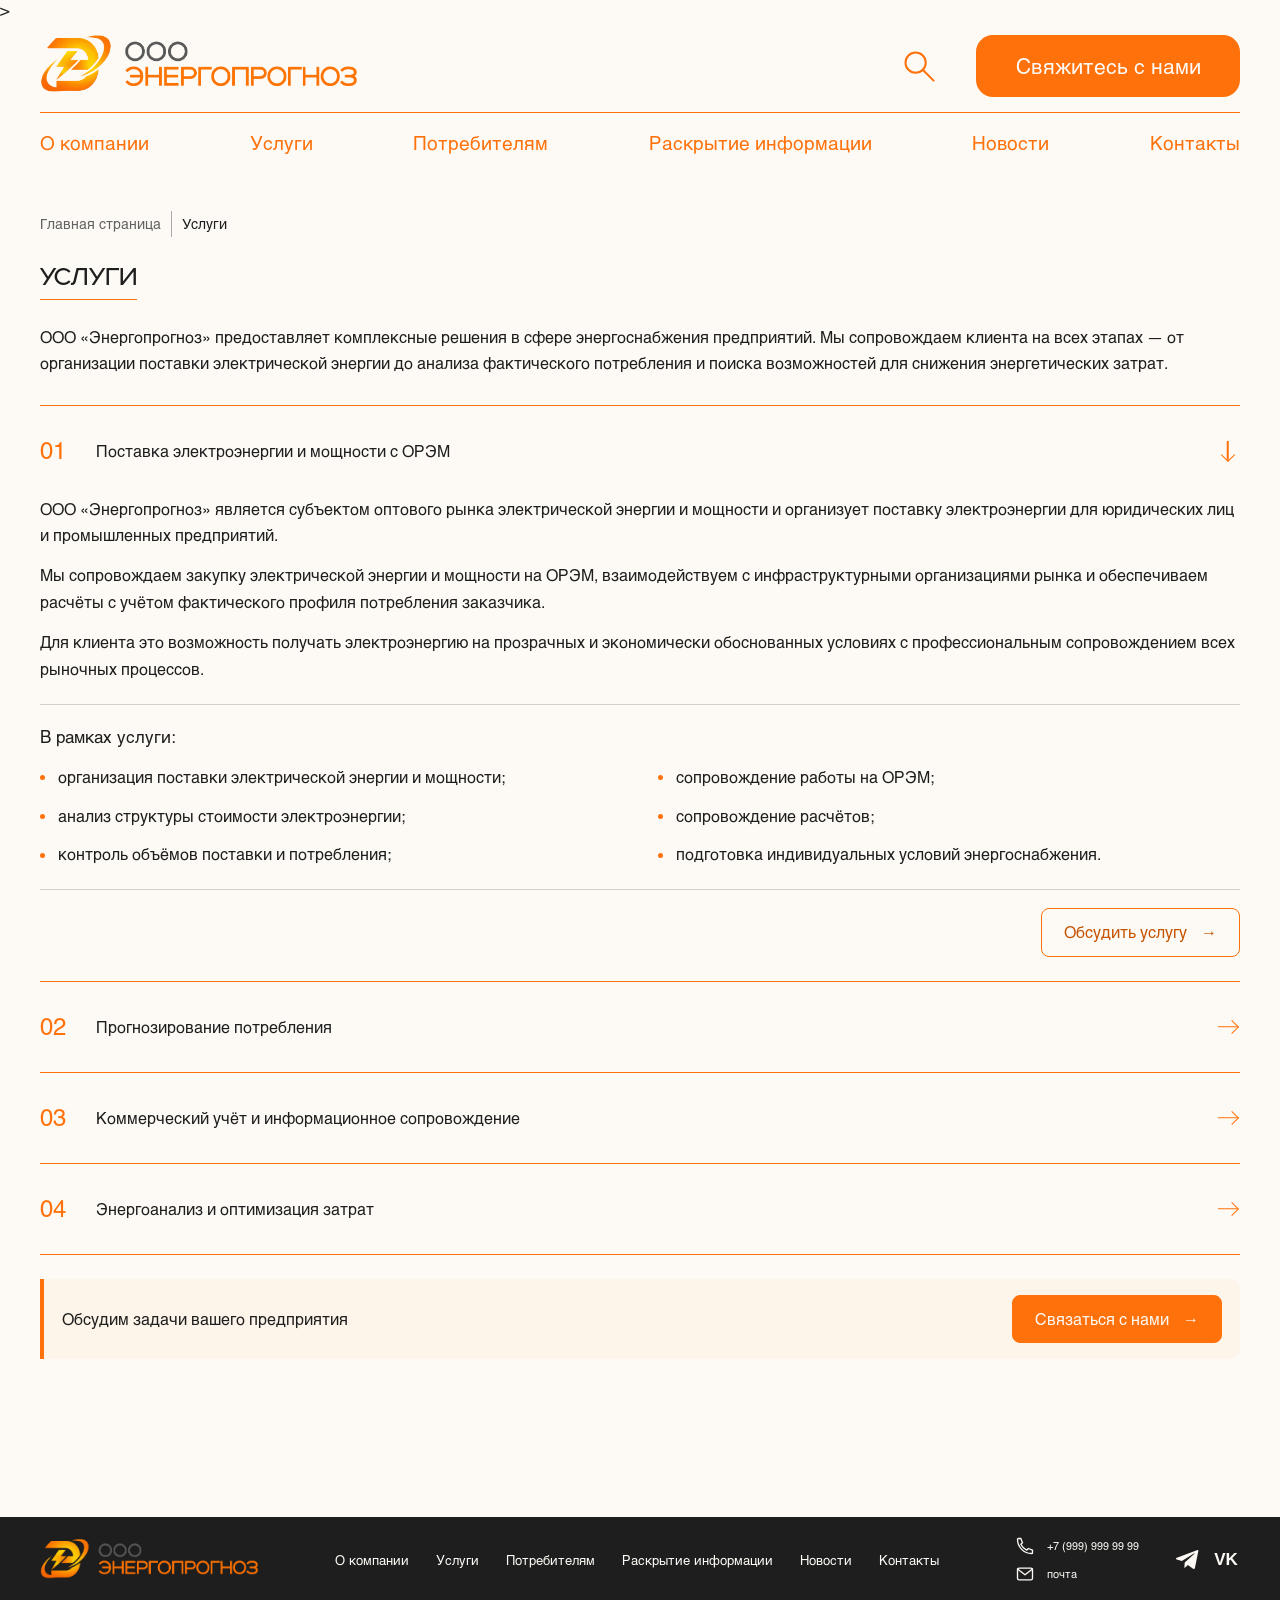
<file: services.html>
<!DOCTYPE html>
<html lang="ru">
<head>
    <meta charset="UTF-8">
    <meta name="viewport" content="width=device-width, initial-scale=1.0">

    <title>Услуги — Энергопрогноз</title>

    <link rel="stylesheet" href="css/style.css?v=20261016-mobile3">>
</head>

<body>

<!-- ================= HEADER ================= -->

<header class="header">
    <div class="container">

        <div class="header-top">

            <a href="index.html" class="logo">
                <img src="images/logo.png" alt="Энергопрогноз">
            </a>
            <div class="header-actions">

                <button class="icon-button search-button" aria-label="Поиск">
                    <svg viewBox="0 0 32 32">
                        <circle cx="13" cy="13" r="9"></circle>
                        <path d="M20 20L29 29"></path>
                    </svg>
                </button>

                <a href="#contacts" class="contact-button">
                    Свяжитесь с нами
                </a>

            </div>
        </div>

        <nav class="navigation">
            <a href="about.html">О компании</a>
            <a href="services.html">Услуги</a>
            <a href="consumers.html">Потребителям</a>
            <a href="disclosure.html">Раскрытие информации</a>
            <a href="news.html">Новости</a>
            <a href="contacts.html">Контакты</a>
        </nav>

    </div>
</header>


<!-- ================= MAIN ================= -->

<main class="services-page">

    <div class="container">


        <!-- ХЛЕБНЫЕ КРОШКИ -->

        <div class="breadcrumbs">

            <a href="index.html">
                Главная страница
            </a>

            <span class="breadcrumbs-divider"></span>

            <span>
                Услуги
            </span>

        </div>



<section class="ep-services" aria-labelledby="services-title">
<h1 class="services-main-title" id="services-title">Услуги</h1>
<p class="ep-services__intro">ООО «Энергопрогноз» предоставляет комплексные решения в сфере энергоснабжения предприятий. Мы сопровождаем клиента на всех этапах — от организации поставки электрической энергии до анализа фактического потребления и поиска возможностей для снижения энергетических затрат.</p>
<div class="ep-services__list">
<details class="ep-service" id="service-1" open>
<summary class="ep-service__summary">
<span class="ep-service__number" aria-hidden="true">01</span>
<span class="ep-service__label"><span class="ep-service__title">Поставка электроэнергии и мощности с ОРЭМ</span><span class="ep-service__subtitle">Поставка и сопровождение работы на оптовом рынке</span></span>
<span class="ep-service__toggle" aria-hidden="true"></span></summary>
<div class="ep-service__body"><div class="ep-service__description">
<p>ООО «Энергопрогноз» является субъектом оптового рынка электрической энергии и мощности и организует поставку электроэнергии для юридических лиц и промышленных предприятий.</p>
<p>Мы сопровождаем закупку электрической энергии и мощности на ОРЭМ, взаимодействуем с инфраструктурными организациями рынка и обеспечиваем расчёты с учётом фактического профиля потребления заказчика.</p>
<p>Для клиента это возможность получать электроэнергию на прозрачных и экономически обоснованных условиях с профессиональным сопровождением всех рыночных процессов.</p>
</div><div class="ep-service__scope">
<h2 class="ep-service__scope-title">В рамках услуги:</h2>
<ul class="ep-service__items">
<li>организация поставки электрической энергии и мощности;</li>
<li>сопровождение работы на ОРЭМ;</li>
<li>анализ структуры стоимости электроэнергии;</li>
<li>сопровождение расчётов;</li>
<li>контроль объёмов поставки и потребления;</li>
<li>подготовка индивидуальных условий энергоснабжения.</li>
</ul></div><div class="ep-service__actions"><a class="ep-services__button ep-services__button--outline" href="contacts.html">Обсудить услугу <span aria-hidden="true">→</span></a></div></div></details>
<details class="ep-service" id="service-2">
<summary class="ep-service__summary">
<span class="ep-service__number" aria-hidden="true">02</span>
<span class="ep-service__label"><span class="ep-service__title">Прогнозирование потребления</span><span class="ep-service__subtitle">Почасовые прогнозы и анализ отклонений</span></span>
<span class="ep-service__toggle" aria-hidden="true"></span></summary>
<div class="ep-service__body"><div class="ep-service__description">
<p>Точность прогноза напрямую влияет на эффективность закупки электроэнергии на оптовом рынке.</p>
<p>«Энергопрогноз» анализирует почасовое потребление предприятия, производственные графики, сезонность и другие факторы, влияющие на нагрузку, и формирует прогноз потребления на сутки вперёд.</p>
<p>Регулярный анализ отклонений позволяет повышать качество прогнозирования и снижать расходы, связанные с небалансами на балансирующем рынке.</p>
</div><div class="ep-service__scope">
<h2 class="ep-service__scope-title">В рамках услуги:</h2>
<ul class="ep-service__items">
<li>формирование почасовых прогнозов потребления;</li>
<li>анализ фактического и планового потребления;</li>
<li>выявление причин отклонений;</li>
<li>оценка стоимости небалансов;</li>
<li>корректировка моделей прогнозирования;</li>
<li>анализ производственных и сезонных факторов.</li>
</ul></div><div class="ep-service__actions"><a class="ep-services__button ep-services__button--outline" href="contacts.html">Обсудить услугу <span aria-hidden="true">→</span></a></div></div></details>
<details class="ep-service" id="service-3">
<summary class="ep-service__summary">
<span class="ep-service__number" aria-hidden="true">03</span>
<span class="ep-service__label"><span class="ep-service__title">Коммерческий учёт и информационное сопровождение</span><span class="ep-service__subtitle">Достоверные данные для расчётов и работы на ОРЭМ</span></span>
<span class="ep-service__toggle" aria-hidden="true"></span></summary>
<div class="ep-service__body"><div class="ep-service__description">
<p>Достоверные данные коммерческого учёта являются основой корректных расчётов за электрическую энергию и мощность.</p>
<p>Мы сопровождаем процессы получения, проверки и обработки данных коммерческого учёта, взаимодействие с АИИС КУЭ и интеллектуальными системами учёта, а также подготовку информации, необходимой для работы на оптовом рынке.</p>
<p>Особое внимание уделяется полноте и качеству данных, своевременному выявлению потери связи, неисправностей приборов учёта и расхождений в результатах измерений.</p>
</div><div class="ep-service__scope">
<h2 class="ep-service__scope-title">В рамках услуги:</h2>
<ul class="ep-service__items">
<li>контроль получения данных приборов учёта;</li>
<li>работа с почасовыми профилями потребления;</li>
<li>контроль полноты и достоверности данных;</li>
<li>сопровождение АИИС КУЭ и ИСУ;</li>
<li>подготовка и контроль данных для информационного обмена на ОРЭМ.</li>
</ul></div><div class="ep-service__actions"><a class="ep-services__button ep-services__button--outline" href="contacts.html">Обсудить услугу <span aria-hidden="true">→</span></a></div></div></details>
<details class="ep-service" id="service-4">
<summary class="ep-service__summary">
<span class="ep-service__number" aria-hidden="true">04</span>
<span class="ep-service__label"><span class="ep-service__title">Энергоанализ и оптимизация затрат</span><span class="ep-service__subtitle">Анализ энергопотребления и рекомендации по снижению затрат</span></span>
<span class="ep-service__toggle" aria-hidden="true"></span></summary>
<div class="ep-service__body"><div class="ep-service__description">
<p>Мы анализируем не только объём потреблённой электроэнергии, но и то, когда, каким образом и по какой стоимости предприятие её потребляет.</p>
<p>На основе почасовых данных, результатов ОРЭМ и фактического режима работы предприятия определяется структура энергетических затрат и выявляются возможности для их оптимизации.</p>
<p>Энергоанализ позволяет увидеть влияние графика нагрузки, стоимости мощности, отклонений и других составляющих на итоговую стоимость энергоснабжения.</p>
</div><div class="ep-service__scope">
<h2 class="ep-service__scope-title">В рамках услуги:</h2>
<ul class="ep-service__items">
<li>анализ почасового профиля потребления;</li>
<li>анализ стоимости электрической энергии и мощности;</li>
<li>оценка затрат на балансирующем рынке;</li>
<li>выявление пиков нагрузки;</li>
<li>анализ эффективности использования мощности;</li>
<li>сравнение периодов потребления;</li>
<li>выявление аномалий и нехарактерных изменений нагрузки;</li>
<li>разработка рекомендаций по оптимизации режима потребления;</li>
<li>оценка потенциального экономического эффекта.</li>
</ul></div><div class="ep-service__actions"><a class="ep-services__button ep-services__button--outline" href="contacts.html">Обсудить услугу <span aria-hidden="true">→</span></a></div></div></details>
</div><div class="ep-services__contact"><p>Обсудим задачи вашего предприятия</p><a class="ep-services__button" href="contacts.html">Связаться с нами <span aria-hidden="true">→</span></a></div></section>
    </div>

</main>
<!-- ================= FOOTER ================= -->

<footer class="footer" id="contacts">
    <div class="footer-container">

        <!-- ЛОГОТИП -->
        <a href="index.html" class="footer-logo">
            <img src="images/logo.png" alt="ООО Энергопрогноз">
        </a>

        <!-- МЕНЮ -->
        <nav class="footer-nav">
            <a href="about.html">О компании</a>
            <a href="services.html">Услуги</a>
            <a href="consumers.html">Потребителям</a>
            <a href="disclosure.html">Раскрытие информации</a>
            <a href="news.html">Новости</a>
            <a href="contacts.html">Контакты</a>
        </nav>

        <!-- КОНТАКТЫ -->
        <div class="footer-contacts">

            <a href="tel:+79999999999" class="footer-contact">
                <span class="footer-contact-icon" aria-hidden="true"><svg class="site-line-icon" viewBox="0 0 24 24" fill="none" stroke="currentColor" stroke-width="1.6" stroke-linecap="round" stroke-linejoin="round" aria-hidden="true" focusable="false"><path d="M7 3H4a1 1 0 0 0-1 1c0 9.4 7.6 17 17 17a1 1 0 0 0 1-1v-3l-5-2-2 2a14 14 0 0 1-7-7l2-2-2-5Z"/></svg></span>
                <span>+7 (999) 999 99 99</span>
            </a>

            <a href="mailto:info@energoprognoz.ru" class="footer-contact">
                <span class="footer-contact-icon" aria-hidden="true"><svg class="site-line-icon" viewBox="0 0 24 24" fill="none" stroke="currentColor" stroke-width="1.6" stroke-linecap="round" stroke-linejoin="round" aria-hidden="true" focusable="false"><rect x="3" y="5" width="18" height="14" rx="2"/><path d="m3 6 9 7 9-7"/></svg></span>
                <span>почта</span>
            </a>

        </div>

        <!-- СОЦСЕТИ -->
        <div class="footer-social">

            <a href="#" aria-label="Telegram" class="social-link">
                <svg viewBox="0 0 24 24">
                    <path d="M21.5 3.5L18.2 20c-.2 1.1-.9 1.4-1.8.9l-5-3.7-2.4 2.3c-.3.3-.5.5-1 .5l.4-5.1 9.3-8.4c.4-.4-.1-.6-.6-.2L5.6 13.5.7 12c-1.1-.3-1.1-1.1.2-1.6L20 3c.9-.3 1.7.2 1.5.5z"/>
                </svg>
            </a>

            <a href="#" aria-label="VK" class="social-link vk-link">
                VK
            </a>

        </div>

    </div>
</footer>
<script src="js/search.js?v=20261016-mobile3"></script>
<!-- ОКНО ОБРАТНОЙ СВЯЗИ -->

<dialog class="contact-dialog" id="contact-dialog"
        aria-labelledby="contact-dialog-title">

    <div class="contact-dialog-top">
        <h2 id="contact-dialog-title">Связаться с нами</h2>

        <button class="contact-close" type="button"
                aria-label="Закрыть окно">
            <svg viewBox="0 0 24 24" aria-hidden="true">
                <path d="m6 6 12 12M18 6 6 18"/>
            </svg>
        </button>
    </div>

    <form class="contact-form" id="contact-form">

        <!-- ВЫБОР ТЕМЫ -->

        <fieldset class="contact-topics">
            <legend>Выберите тему обращения</legend>

            <div class="contact-topics-grid">

                <label class="contact-topic">
                    <input type="radio" name="topic"
                           value="new-client" checked>

                    <span class="contact-topic-card">
                        <svg viewBox="0 0 24 24" aria-hidden="true">
                            <circle cx="9" cy="7" r="4"/>
                            <path d="M2 21v-2a7 7 0 0 1 14 0v2M19 8v8M15 12h8"/>
                        </svg>
                        <strong>Стать клиентом</strong>
                        <span>Подключение и условия сотрудничества</span>
                    </span>
                </label>

                <label class="contact-topic">
                    <input type="radio" name="topic"
                           value="existing-client">

                    <span class="contact-topic-card">
                        <svg viewBox="0 0 24 24" aria-hidden="true">
                            <path d="M14 3H5v18h14V8l-5-5Z"/>
                            <path d="M14 3v5h5M8 12h8M8 16h6"/>
                        </svg>
                        <strong>Я уже клиент</strong>
                        <span>Вопросы по договору и обслуживанию</span>
                    </span>
                </label>

                <label class="contact-topic">
                    <input type="radio" name="topic"
                           value="other">

                    <span class="contact-topic-card">
                        <svg viewBox="0 0 24 24" aria-hidden="true">
                            <path d="M21 11.5a8.5 8.5 0 0 1-8.5 8.5H4l-3 2 2-6a8.5 8.5 0 1 1 18-4.5Z"/>
                        </svg>
                        <strong>Другой вопрос</strong>
                        <span>Предложения и общие обращения</span>
                    </span>
                </label>

            </div>
        </fieldset>

        <!-- ПОЛЯ ФОРМЫ -->

        <div class="contact-form-heading">
            <h3 id="contact-form-title">Обсудим сотрудничество</h3>
            <p id="contact-form-description">
                Расскажите о вашей организации и задаче.
            </p>
        </div>

        <div class="contact-fields">

            <label class="contact-field" id="contact-company-field">
                <span>Организация</span>
                <input type="text" name="company"
                       autocomplete="organization"
                       maxlength="200">
            </label>

            <label class="contact-field" id="contact-contract-field" hidden>
                <span>Номер договора — если есть</span>
                <input type="text" name="contract"
                       maxlength="100" disabled>
            </label>

            <label class="contact-field">
                <span>Ваше имя *</span>
                <input type="text" name="name"
                       autocomplete="name"
                       maxlength="100" required>
            </label>

            <label class="contact-field">
                <span>Телефон или email *</span>
                <input type="text" name="contact"
                       maxlength="200" required>
            </label>

            <label class="contact-field contact-field-wide">
                <span>Сообщение *</span>
                <textarea name="message" rows="4"
                          maxlength="5000" required></textarea>
            </label>

        </div>

        <label class="contact-attachment">
            <span>Прикрепить файл</span>
            <input type="file" name="attachment"
                   accept=".pdf,.doc,.docx,.jpg,.jpeg,.png">
        </label>

        <label class="contact-consent">
            <input type="checkbox" name="consent" value="yes" required>
            <span>Даю согласие на обработку персональных данных *</span>
        </label>

        <p class="contact-status" role="status" aria-live="polite"></p>

        <button class="contact-submit" type="submit" disabled>
            Отправить
        </button>

    </form>
</dialog>

<script src="js/form.js" defer></script>
</body>
</html>
</file>
<file: css/style.css>
/* ЭНЕРГОПРОГНОЗ — ОБЩИЕ СТИЛИ
Цвета и анимация настраиваются в :root ниже.
Поиск раздела: Ctrl+F и название из оглавления.

01. ШРИФТЫ
02. БАЗОВЫЕ НАСТРОЙКИ
03. ОСНОВНАЯ СЕТКА
04. ЕДИНЫЙ СТИЛЬ ВНУТРЕННИХ СТРАНИЦ Образец: «О компании». HTML менять не требуется.
05. ШАПКА
06. МЕНЮ
07. ГЛАВНЫЙ ЭКРАН
08. ТЕКСТ НА ГЛАВНОМ ФОТО
09. БЛОК ПРЕИМУЩЕСТВ
10. ПЛАНШЕТ
11. ТЕЛЕФОН
12. ФУТЕР
13. ПЛАНШЕТ
14. ТЕЛЕФОН
15. ЗАГОЛОВОК "КОНТАКТЫ"
16. СЕТКА КОНТАКТОВ АДРЕС            КОЛЛ-ЦЕНТР отступ РЕЖИМ РАБОТЫ     ТЕХПОДДЕРЖКА
17. ОБЩИЕ СТИЛИ БЛОКОВ
18. ЛЕВЫЕ БЛОКИ
19. ПРАВЫЕ БЛОКИ
20. ПЛАНШЕТ
21. ТЕЛЕФОН
22. КАРТОЧКИ УСЛУГ
23. ЭНЕРГОСНАБЖЕНИЕ НА ИНДИВИДУАЛЬНЫХ УСЛОВИЯХ
24. ПЛАНШЕТ
25. ТЕЛЕФОН
26. БЛОКИ УСЛУГ
27. УСЛУГИ Подключается после основного style.css. Заголовок страницы использует общие стили сайта.
28. ВСТУПЛЕНИЕ
29. СПИСОК УСЛУГ
30. ЗАГОЛОВОК РАСКРЫВАЮЩЕГОСЯ БЛОКА
31. ПЛЮС / МИНУС Рисуем линиями CSS — без смайликов и картинок.
32. СОДЕРЖИМОЕ УСЛУГИ
33. В РАМКАХ УСЛУГИ
34. КНОПКА ВНУТРИ УСЛУГИ
35. НИЖНИЙ БЛОК СВЯЗИ
36. ПЛАНШЕТ
37. ТЕЛЕФОН
38. ТЕЛЕФОН
39. КОНТУРНЫЕ КНОПКИ И ССЫЛКИ
40. БЫСТРЫЕ ДЕЙСТВИЯ
41. РАСКРЫВАЮЩИЕСЯ РАЗДЕЛЫ
42. СОДЕРЖИМОЕ РАЗДЕЛОВ
43. ДВЕ КОЛОНКИ
44. ИНФОРМАЦИОННОЕ ПРИМЕЧАНИЕ
45. ССЫЛКИ НА ФОРМЫ И ПЕРЕЧНИ В ПЕРВОМ ПУНКТЕ
46. ОБЩИЕ ИКОНКИ ДОКУМЕНТОВ
47. КАРТОЧКИ ДОКУМЕНТОВ
48. ЧАСТО ЗАДАВАЕМЫЕ ВОПРОСЫ
49. КОНСУЛЬТАЦИЯ
50. ОРАНЖЕВАЯ КНОПКА «СВЯЖИТЕСЬ С НАМИ»
51. АКТИВНЫЙ ПУНКТ МЕНЮ
52. ПЛАНШЕТ
53. МОБИЛЬНАЯ ВЕРСИЯ
54. УМЕНЬШЕНИЕ АНИМАЦИИ
55. ПОИСК ПО САЙТУ
56. ИСТОРИЯ КОМПАНИИ
57. МЕСТА ДЛЯ ФОТОГРАФИЙ
58. НАШИ ПРЕИМУЩЕСТВА
59. РУКОВОДСТВО
60. ТЕРРИТОРИЯ ОБСЛУЖИВАНИЯ
61. ПОДПИСИ ВРЕМЕННЫХ БЛОКОВ
62. ПАРТНЁРЫ
63. РЕКВИЗИТЫ
64. ПЛАНШЕТ
65. МОБИЛЬНАЯ ВЕРСИЯ
66. НОВОСТИ
67. АДАПТАЦИЯ ТЕЛЕФОНА И ПЛАНШЕТА — 16.10.2026 Линейные SVG-иконки, сетки и раскрытие разделов.
68. ОБРАТНАЯ СВЯЗЬ
69. О КОМПАНИИ — ТЕКСТ И ФОТОГРАФИИ
70. ПЛАНШЕТ
71. ТЕЛЕФОН И УЗКИЙ ПЛАНШЕТ
72. УСЛУГИ — СПИСОК В СТИЛЕ РАСКРЫТИЯ ИНФОРМАЦИИ */
:root {
    --site-bg: #fdfaf5;
    --site-text: #1e1e1e;
    --site-accent: #ff710b;
    --site-accent-rgb: 255, 113, 11;
    --site-accent-hover: #e96300;
    --site-link: #c65300;
    --site-muted: #626262;
    --site-border: #d4d0ca;
    --site-tint: rgba(255, 113, 11, 0.045);
    --site-tint-hover: rgba(255, 113, 11, 0.08);
    --site-placeholder: #a9a9a9;
    --site-placeholder-light: #d9d9d9;
    --site-motion-duration: 0.2s;
    --site-motion-easing: ease;
}
/* 01. ШРИФТЫ */
@font-face {
    font-family: "UNCAGE";
    src: url("../fonts/UNCAGE-Regular.woff") format("woff");
    font-weight: 400;
    font-style: normal;
    font-display: swap;
}
@font-face {
    font-family: "HelveticaCustom";
    src: url("../fonts/helvetica_regular.otf") format("opentype");
    font-weight: 400;
    font-style: normal;
    font-display: swap;
}
/* 02. БАЗОВЫЕ НАСТРОЙКИ */
* {
    box-sizing: border-box;
}
html {
    scroll-behavior: smooth;
}
body {
    margin: 0;
    background: var(--site-bg);
    color: var(--site-text);
    font-family: "HelveticaCustom", Helvetica, Arial, sans-serif;
}
img {
    display: block;
    max-width: 100%;
}
a {
    color: inherit;
    text-decoration: none;
}
/* 03. ОСНОВНАЯ СЕТКА */
.container {
    width: min(1200px, calc(100% - 48px));
    margin: 0 auto;
}
/* 04. ЕДИНЫЙ СТИЛЬ ВНУТРЕННИХ СТРАНИЦ Образец: «О компании». HTML менять не требуется. */
:root {
    --section-heading-size: 24px;
}
.contacts-page,
.services-page,
.business-page,
.about-page,
.disclosure-page {
    padding: 40px 0 55px;
}
.contacts-page .page-title,
.services-page .page-title,
.services-main-title,
.services-title,
.individual-title,
.service-item h2,
.business-intro h1,
.business-faq > h2,
.business-help h2,
.about-section-title,
.disclosure-page .disclosure-title,
.disclosure-panel-title,
.contact-block h2 {
    display: table;
    position: static;
    width: auto;
    max-width: 100%;
    margin: 0 0 24px;
    padding: 0 0 5px;
    border: 0;
    border-bottom: 1px solid var(--site-accent);
    font-family: "UNCAGE", Arial, sans-serif;
    font-size: var(--section-heading-size);
    font-weight: 400;
    line-height: 1.2;
    letter-spacing: normal;
    color: var(--site-text);
    text-transform: uppercase;
    overflow-wrap: break-word;
}
.contacts-page .page-title-line,
.services-page .page-title-line,
.services-title-line,
.individual-title-line,
.disclosure-title-line,
.service-item h2::after,
.disclosure-panel-title::after {
    display: none;
    content: none;
}
.contacts-page .breadcrumbs,
.services-page .breadcrumbs,
.business-breadcrumbs,
.about-breadcrumbs,
.disclosure-breadcrumbs {
    display: flex;
    align-items: center;
    flex-wrap: wrap;
    gap: 10px;
    margin: 0 0 28px;
    font-family: "HelveticaCustom", Helvetica, Arial, sans-serif;
    font-size: 14px;
    font-weight: 400;
    line-height: 1.4;
    color: var(--site-text);
}
.contacts-page .breadcrumbs-divider,
.services-page .breadcrumbs-divider,
.about-breadcrumb-divider,
.disclosure-breadcrumb-divider {
    display: block;
    flex-shrink: 0;
    width: 1px;
    height: 26px;
    background: var(--site-placeholder);
}
/* Разделитель «—» в текущем HTML страницы потребителей. */
.business-breadcrumbs > span[aria-hidden="true"] {
    display: block;
    flex-shrink: 0;
    width: 1px;
    height: 26px;
    background: var(--site-placeholder);
    font-size: 0;
}
.contacts-page .breadcrumbs a,
.services-page .breadcrumbs a,
.business-breadcrumbs a,
.about-breadcrumbs a,
.disclosure-breadcrumbs a {
    color: var(--site-muted);
    text-decoration: none;
}
@media (max-width: 600px) {
    :root {
        --section-heading-size: 21px;
    }
    .contacts-page,
    .services-page,
    .business-page,
    .about-page,
    .disclosure-page {
        padding: 28px 0 40px;
    }
    .contacts-page .page-title,
    .services-page .page-title,
    .services-main-title,
    .services-title,
    .individual-title,
    .service-item h2,
    .business-intro h1,
    .business-faq > h2,
    .business-help h2,
    .about-section-title,
    .disclosure-page .disclosure-title,
    .disclosure-panel-title,
    .contact-block h2 {
        margin-bottom: 22px;
    }
    .contacts-page .breadcrumbs,
    .services-page .breadcrumbs,
    .business-breadcrumbs,
    .about-breadcrumbs,
    .disclosure-breadcrumbs {
        margin-bottom: 24px;
        font-size: 12px;
    }
}
/* 05. ШАПКА */
.header {
    background: var(--site-bg);
}
.header-top {
    height: 94px;
    display: flex;
    align-items: center;
    justify-content: space-between;
    border-bottom: 1px solid var(--site-accent);
}
/* ЛОГОТИП */
.logo {
    width: 320px;
}
.logo img {
    width: 100%;
    height: auto;
}
/* ПРАВАЯ ЧАСТЬ ШАПКИ */
.header-actions {
    display: flex;
    align-items: center;
    gap: 34px;
}
/* ИКОНКИ ПОИСКА И ПРОФИЛЯ */
.icon-button {
    width: 46px;
    height: 46px;
    padding: 5px;
    border: 0;
    background: transparent;
    cursor: pointer;
}
.icon-button svg {
    width: 100%;
    height: 100%;
    fill: none;
    stroke: var(--site-accent);
    stroke-width: 1.8;
    stroke-linecap: round;
    stroke-linejoin: round;
}
/* КНОПКА В ШАПКЕ */
.contact-button {
    min-width: 264px;
    height: 62px;
    display: flex;
    align-items: center;
    justify-content: center;
    padding: 0 30px;
    background: var(--site-accent);
    color: var(--site-bg);
    border-radius: 17px;
    font-size: 21px;
}
/* 06. МЕНЮ */
.navigation {
    height: 58px;
    display: flex;
    align-items: center;
    justify-content: space-between;
    color: var(--site-accent);
    font-size: 19px;
}
.navigation a {
    white-space: nowrap;
}
/* 07. ГЛАВНЫЙ ЭКРАН */
.hero-image {
    position: relative;
    width: 100%;
    height: 416px;
    overflow: hidden;
}
.hero-image > img {
    width: 100%;
    height: 100%;
    object-fit: cover;
}
/* 08. ТЕКСТ НА ГЛАВНОМ ФОТО */
.hero-content {
    position: absolute;
    left: 0;
    top: 0;
    width: 53%;
    height: 100%;
    padding: 26px 0 20px;
    background: linear-gradient(
        90deg,
        rgba(253, 250, 245, 0.98) 0%,
        rgba(253, 250, 245, 0.91) 52%,
        rgba(253, 250, 245, 0) 100%
    );
}
/* ГЛАВНЫЙ ЗАГОЛОВОК */
.hero-content h1 {
    margin: 0 0 30px;
    font-family: "UNCAGE", Arial, sans-serif;
    font-size: 40px;
    line-height: 1.45;
    font-weight: 400;
    letter-spacing: -0.5px;
}
/* ОПИСАНИЕ */
.hero-content p {
    margin: 0;
    font-size: 19px;
    line-height: 1.85;
}
/* КНОПКА НА ГЛАВНОМ ЭКРАНЕ */
.hero-button {
    position: absolute;
    left: 0;
    bottom: 20px;
    min-width: 270px;
    height: 63px;
    display: flex;
    align-items: center;
    justify-content: center;
    padding: 0 30px;
    background: var(--site-accent);
    color: var(--site-bg);
    border-radius: 16px;
    font-size: 21px;
}
/* 09. БЛОК ПРЕИМУЩЕСТВ */
.advantages {
    padding: 40px 0 55px;
}
.advantages-grid {
    display: grid;
    grid-template-columns: repeat(4, 1fr);
    gap: 20px;
}
/* КАРТОЧКА */
.advantage-card {
    min-height: 132px;
    padding: 17px 14px 14px;
    border: 1px solid var(--site-accent);
    border-radius: 15px;
    background: var(--site-bg);
    display: flex;
    flex-direction: column;
}
/* ВЕРХНЯЯ СТРОКА КАРТОЧКИ */
.advantage-title {
    display: flex;
    align-items: center;
    gap: 10px;
}
/* ИКОНКА */
.advantage-icon {
    width: 44px;
    height: 44px;
    flex: 0 0 44px;
    display: flex;
    align-items: center;
    justify-content: center;
}
/* КАРТИНКА ВНУТРИ ИКОНКИ */
.advantage-icon img {
    width: 42px;
    height: 42px;
    object-fit: contain;
}
/* ЗАГОЛОВОК КАРТОЧКИ */
.advantage-card h2 {
    margin: 0;
    font-family: "UNCAGE", Arial, sans-serif;
    font-size: 19px;
    line-height: 1.15;
    font-weight: 400;
    white-space: nowrap;
}
/* ТЕКСТ КАРТОЧКИ */
.advantage-card p {
    margin: auto 0 0;
    padding-top: 12px;
    font-size: 15px;
    line-height: 1.25;
}
/* 10. ПЛАНШЕТ */
@media (max-width: 1000px) {
    .advantages-grid {
        grid-template-columns: repeat(2, 1fr);
    }
}
@media (max-width: 900px) {
    .logo {
        width: 240px;
    }
    .header-actions {
        gap: 15px;
    }
    .contact-button {
        min-width: 190px;
        font-size: 17px;
    }
    .navigation {
        gap: 20px;
        overflow-x: auto;
        justify-content: flex-start;
    }
    .hero-content {
        width: 70%;
    }
    .hero-content h1 {
        font-size: 32px;
    }
}
/* 11. ТЕЛЕФОН */
@media (max-width: 600px) {
    .container {
        width: calc(100% - 30px);
    }
    /* ШАПКА */
    .header-top {
        height: 75px;
    }
    .logo {
        width: 190px;
    }
    .icon-button {
        display: none;
    }
    .contact-button {
        display: none;
    }
    /* МЕНЮ */
    /* ГЛАВНЫЙ ЭКРАН */
    .hero-image {
        height: 560px;
    }
    .hero-content {
        padding-top: 30px;
        background: linear-gradient(
            180deg,
            rgba(253, 250, 245, 0.97) 10%,
            rgba(253, 250, 245, 0.82) 60%,
            rgba(253, 250, 245, 0) 80%
        );
    }
    .hero-content h1 {
        font-size: 29px;
    }
    /* ПРЕИМУЩЕСТВА */
    .advantages {
        padding: 25px 0 40px;
    }
    .advantages-grid {
        grid-template-columns: 1fr;
        gap: 14px;
    }
    .advantage-card {
        min-height: 130px;
    }
    .advantage-card h2 {
        font-size: 19px;
    }
}
/* 12. ФУТЕР */
.footer {
    width: 100%;
    margin-top: 55px;
    background: var(--site-text);
    color: var(--site-bg);
}
.footer-container {
    width: min(1200px, calc(100% - 48px));
    min-height: 86px;
    margin: 0 auto;
    display: flex;
    align-items: center;
    gap: 35px;
}
/* ЛОГОТИП */
.footer-logo {
    width: 220px;
    flex: 0 0 220px;
}
.footer-logo img {
    width: 100%;
    height: auto;
}
/* МЕНЮ */
.footer-nav {
    display: flex;
    align-items: center;
    justify-content: center;
    gap: 27px;
    flex: 1;
}
.footer-nav a {
    color: var(--site-bg);
    font-size: 13px;
    white-space: nowrap;
}
/* КОНТАКТЫ */
.footer-contacts {
    display: flex;
    flex-direction: column;
    gap: 8px;
    flex: 0 0 auto;
}
.footer-contact {
    display: flex;
    align-items: center;
    gap: 10px;
    color: var(--site-bg);
    font-size: 11px;
    white-space: nowrap;
}
.footer-contact-icon {
    width: 20px;
    color: var(--site-bg);
    font-size: 17px;
    text-align: center;
}
/* СОЦСЕТИ */
.footer-social {
    display: flex;
    align-items: center;
    gap: 10px;
}
.social-link {
    width: 28px;
    height: 28px;
    display: flex;
    align-items: center;
    justify-content: center;
    color: var(--site-bg);
}
.social-link svg {
    width: 25px;
    height: 25px;
    fill: currentColor;
}
.vk-link {
    font-family: Arial, sans-serif;
    font-size: 17px;
    font-weight: 700;
}
/* 13. ПЛАНШЕТ */
@media (max-width: 1000px) {
    .footer-container {
        padding: 25px 0;
        flex-wrap: wrap;
    }
    .footer-nav {
        order: 3;
        width: 100%;
        flex-basis: 100%;
        justify-content: flex-start;
        flex-wrap: wrap;
    }
    .footer-contacts {
        margin-left: auto;
    }
}
/* 14. ТЕЛЕФОН */
@media (max-width: 600px) {
    .footer {
        margin-top: 35px;
    }
    .footer-container {
        width: calc(100% - 30px);
        padding: 30px 0;
        flex-direction: column;
        gap: 25px;
    }
    .footer-logo {
        width: 210px;
        flex: none;
    }
    .footer-nav {
        order: initial;
        grid-template-columns: 1fr 1fr;
        gap: 15px 25px;
    }
    .footer-contacts {
        margin-left: 0;
    }
}
.contacts-page .breadcrumbs a {
    color: var(--site-muted);
    text-decoration: none;
}
.contacts-page .breadcrumbs > span:last-child {
    color: var(--site-text);
}
/* 15. ЗАГОЛОВОК "КОНТАКТЫ" */
.contacts-section {
    margin: 0;
}
/* 16. СЕТКА КОНТАКТОВ АДРЕС            КОЛЛ-ЦЕНТР отступ РЕЖИМ РАБОТЫ     ТЕХПОДДЕРЖКА */
.contacts-grid {
    display: grid;
    grid-template-columns: 330px minmax(0, 1fr);
    grid-template-areas: "address call"
        "hours support";
    column-gap: 22px;
    row-gap: 28px;
    width: 100%;
}
/* расположение */
.contact-address {
    grid-area: address;
}
.contact-call {
    grid-area: call;
}
.contact-hours {
    grid-area: hours;
}
.contact-support {
    grid-area: support;
}
/* 17. ОБЩИЕ СТИЛИ БЛОКОВ */
.contact-block {
    min-height: 190px;
    padding: 18px 0;
    box-sizing: border-box;
}
.contact-block p {
    margin: 0;
    font-family: "HelveticaCustom", Helvetica, Arial, sans-serif;
    font-size: 15px;
    line-height: 1.5;
    font-weight: 400;
    color: var(--site-text);
}
/* 18. ЛЕВЫЕ БЛОКИ */
.contact-address,
.contact-hours {
    padding-right: 20px;
    border-right: 1px solid var(--site-accent);
}
/* нижняя линия блока АДРЕС */
.contact-address {
    border-bottom: 1px solid var(--site-accent);
    border-bottom-right-radius: 18px;
}
/* верхняя линия блока РЕЖИМ РАБОТЫ */
.contact-hours {
    border-top: 1px solid var(--site-accent);
    border-top-right-radius: 18px;
}
/* 19. ПРАВЫЕ БЛОКИ */
.contact-call,
.contact-support {
    padding-left: 0;
}
/* 20. ПЛАНШЕТ */
@media (max-width: 900px) {
    .contacts-grid {
        grid-template-columns: 1fr;
        grid-template-areas: "address"
            "call"
            "hours"
            "support";
        row-gap: 0;
    }
    .contact-block {
        min-height: auto;
        padding: 28px 0;
        border-right: none;
        border-top: none;
        border-bottom: 1px solid var(--site-accent);
        border-radius: 0;
    }
    .contact-address,
.contact-hours {
        padding-right: 0;
    }
}
/* 21. ТЕЛЕФОН */
@media (max-width: 600px) {
    /* блоки */
    .contact-block {
        padding: 25px 0;
    }
    .contact-block p {
        font-size: 14px;
        line-height: 1.5;
    }
}
.services-page .breadcrumbs a {
    color: var(--site-muted);
    text-decoration: none;
}
.services-page .breadcrumbs > span:last-child {
    color: var(--site-text);
}
/* 22. КАРТОЧКИ УСЛУГ */
.services-grid {
    display: grid;
    grid-template-columns: repeat(6, 1fr);
    gap: 18px;
    margin: 0 0 70px;
}
/* Первые три карточки */
.service-card:nth-child(1),
.service-card:nth-child(2),
.service-card:nth-child(3) {
    grid-column: span 2;
}
/* Последние две карточки */
.service-card:nth-child(4),
.service-card:nth-child(5) {
    grid-column: span 3;
}
/* Сама карточка */
.service-card {
    min-height: 190px;
    padding: 26px 28px 28px;
    border: 1px solid var(--site-accent);
    border-radius: 20px;
    box-sizing: border-box;
}
/* Заголовок карточки */
.service-card h2 {
    display: flex;
    align-items: baseline;
    gap: 8px;
    margin: 0 0 28px;
    font-family: "UNCAGE", Arial, sans-serif;
    font-size: var(--section-heading-size);
    line-height: 1.2;
    font-weight: 400;
    color: var(--site-text);
}
.service-card h2 span {
    color: var(--site-accent);
}
/* Текст карточки */
.service-card p {
    margin: 0;
    font-family: "HelveticaCustom", Helvetica, Arial, sans-serif;
    font-size: 15px;
    line-height: 1.5;
    font-weight: 400;
    color: var(--site-text);
}
/* 23. ЭНЕРГОСНАБЖЕНИЕ НА ИНДИВИДУАЛЬНЫХ УСЛОВИЯХ */
.individual-section {
    margin: 0;
}
.individual-section p {
    max-width: 1000px;
    margin: 0;
    font-family: "HelveticaCustom", Helvetica, Arial, sans-serif;
    font-size: 15px;
    line-height: 1.6;
    font-weight: 400;
    color: var(--site-text);
}
/* 24. ПЛАНШЕТ */
@media (max-width: 1000px) {
    .services-grid {
        grid-template-columns: repeat(2, 1fr);
    }
    .service-card:nth-child(1),
.service-card:nth-child(2),
.service-card:nth-child(3),
.service-card:nth-child(4),
.service-card:nth-child(5) {
        grid-column: span 1;
    }
}
/* 25. ТЕЛЕФОН */
@media (max-width: 650px) {
    /* карточки */
    .services-grid {
        grid-template-columns: 1fr;
        gap: 15px;
        margin-bottom: 50px;
    }
    .service-card {
        min-height: auto;
        padding: 23px 20px;
        border-radius: 16px;
    }
    .service-card h2 {
        margin-bottom: 20px;
        font-size: var(--section-heading-size);
    }
}
/* 26. БЛОКИ УСЛУГ */
/* 27. УСЛУГИ Подключается после основного style.css. Заголовок страницы использует общие стили сайта. */
.ep-services {
    --services-accent: var(--site-accent);
    --services-text: var(--site-text);
    --services-muted: var(--site-muted);
    --services-border: var(--site-border);
    --services-tint: var(--site-tint);
    margin-bottom: 48px;
    color: var(--services-text);
}
.ep-services,
.ep-services *,
.ep-services *::before,
.ep-services *::after {
    box-sizing: border-box;
}
/* 28. ВСТУПЛЕНИЕ */
.ep-services__intro {
    margin: 0 0 28px;
    font-size: inherit;
    line-height: 1.65;
}
/* 29. СПИСОК УСЛУГ */
.ep-services__list {
    display: grid;
    gap: 14px;
}
.ep-service {
    min-width: 0;
    margin: 0;
    border: 1px solid var(--services-border);
    border-radius: 12px;
    background: transparent;
}
.ep-service[open] {
    border-color: var(--services-accent);
}
/* 30. ЗАГОЛОВОК РАСКРЫВАЮЩЕГОСЯ БЛОКА */
.ep-service__summary {
    display: flex;
    align-items: center;
    padding: 20px 24px;
    border-radius: 12px;
    list-style: none;
    cursor: pointer;
}
.ep-service__summary::-webkit-details-marker {
    display: none;
}
.ep-service__summary::marker {
    content: "";
}
.ep-service__summary:focus-visible {
    outline: 2px solid var(--services-accent);
    outline-offset: 4px;
}
/* Номер услуги */
.ep-service__number {
    flex: 0 0 36px;
    color: var(--services-accent);
    font-size: 24px;
    font-weight: 400;
    line-height: 1.2;
    font-variant-numeric: tabular-nums;
}
/* Название и пояснение */
.ep-service__label {
    flex: 1;
    min-width: 0;
}
.ep-service__title {
    display: block;
    font-size: 18px;
    font-weight: 500;
    line-height: 1.4;
    overflow-wrap: break-word;
}
.ep-service__subtitle {
    display: block;
    margin-top: 4px;
    color: var(--services-muted);
    font-size: 14px;
    line-height: 1.45;
}
/* В открытом блоке оставляем только название */
.ep-service[open] .ep-service__subtitle {
    display: none;
}
/* 31. ПЛЮС / МИНУС Рисуем линиями CSS — без смайликов и картинок. */
.ep-service__toggle {
    position: relative;
    flex: 0 0 30px;
    width: 30px;
    height: 30px;
    border: 1px solid var(--site-muted);
    border-radius: 50%;
    color: var(--site-muted);
}
.ep-service__toggle::before,
.ep-service__toggle::after {
    content: "";
    position: absolute;
    top: 50%;
    left: 50%;
    width: 12px;
    height: 1px;
    background: currentColor;
    transform: translate(-50%, -50%);
}
.ep-service__toggle::after {
    transform: translate(-50%, -50%) rotate(90deg);
}
.ep-service[open] .ep-service__toggle {
    border-color: var(--services-accent);
    color: var(--services-accent);
}
.ep-service[open] .ep-service__toggle::after {
    display: none;
}
/* 32. СОДЕРЖИМОЕ УСЛУГИ */
.ep-service__body {
    padding: 22px 24px 20px;
    border-top: 1px solid var(--services-border);
}
/* Описание */
.ep-service__description {
    font-size: inherit;
    line-height: 1.65;
}
.ep-service__description p {
    margin: 0;
}
.ep-service__description p + p {
    margin-top: 14px;
}
/* 33. В РАМКАХ УСЛУГИ */
.ep-service__scope {
    margin-top: 22px;
    padding-top: 20px;
    border-top: 1px solid var(--services-border);
}
/* Отдельный подзаголовок, без оформления заголовка страницы */
.ep-services .ep-service__scope-title {
    display: block;
    width: auto;
    margin: 0 0 16px;
    padding: 0;
    border: 0;
    font-family: inherit;
    font-size: 17px;
    font-weight: 500;
    line-height: 1.4;
    color: var(--services-text);
    text-transform: none;
    letter-spacing: normal;
}
.ep-services .ep-service__scope-title::before,
.ep-services .ep-service__scope-title::after {
    content: none;
}
/* Список в две колонки */
.ep-service__items {
    display: grid;
    grid-template-columns: repeat(2, minmax(0, 1fr));
    align-items: start;
    gap: 14px 36px;
    margin: 0;
    padding: 0;
    list-style: none;
}
.ep-service__items li {
    position: relative;
    min-width: 0;
    margin: 0;
    padding: 0 0 0 18px;
    font-size: inherit;
    line-height: 1.55;
    overflow-wrap: break-word;
}
/* Оранжевые маркеры */
.ep-service__items li::before {
    content: "";
    position: absolute;
    top: 0.65em;
    left: 0;
    width: 5px;
    height: 5px;
    border-radius: 50%;
    background: var(--services-accent);
}
/* 34. КНОПКА ВНУТРИ УСЛУГИ */
.ep-service__actions {
    display: flex;
    justify-content: flex-end;
    margin-top: 22px;
    padding-top: 18px;
    border-top: 1px solid var(--services-border);
}
/* Общий стиль кнопок этой страницы */
.ep-services .ep-services__button {
    display: inline-flex;
    align-items: center;
    justify-content: center;
    gap: 14px;
    max-width: 100%;
    padding: 12px 22px;
    border: 1px solid var(--services-accent);
    border-radius: 8px;
    background: var(--services-accent);
    color: var(--site-bg);
    font: inherit;
    line-height: 1.4;
    text-align: center;
    text-decoration: none;
    cursor: pointer;
}
.ep-services .ep-services__button--outline {
    background: transparent;
    color: var(--site-link);
}
@media (hover: hover) {
}
.ep-services__button:focus-visible {
    outline: 2px solid var(--services-text);
    outline-offset: 4px;
}
/* 35. НИЖНИЙ БЛОК СВЯЗИ */
.ep-services__contact {
    display: flex;
    align-items: center;
    justify-content: space-between;
    gap: 24px;
    padding: 22px 24px;
    border-radius: 10px;
    background: var(--services-tint);
}
.ep-services__contact p {
    min-width: 0;
    font-size: 18px;
    line-height: 1.5;
}
.ep-services__contact .ep-services__button {
    flex-shrink: 0;
}
/* 36. ПЛАНШЕТ */
@media (max-width: 1024px) {
    .ep-service__summary {
        gap: 16px;
        padding: 18px 20px;
    }
    .ep-service__body {
        padding: 20px;
    }
    .ep-service__items {
        column-gap: 24px;
    }
    .ep-services__contact {
        gap: 20px;
        padding: 20px;
    }
}
/* 37. ТЕЛЕФОН */
@media (max-width: 600px) {
    .ep-services {
        margin-bottom: 32px;
    }
    .ep-services__intro {
        margin-bottom: 22px;
    }
    .ep-services__list {
        gap: 12px;
    }
    .ep-service__summary {
        align-items: flex-start;
        gap: 10px;
        padding: 16px 12px;
    }
    .ep-service__number {
        font-size: 21px;
    }
    .ep-service__title {
        font-size: 16px;
        line-height: 1.45;
    }
    .ep-service__subtitle {
        margin-top: 5px;
        font-size: 13px;
    }
    .ep-service__toggle {
        flex-basis: 26px;
        width: 26px;
        height: 26px;
    }
    .ep-service__body {
        padding: 16px 14px;
    }
    .ep-service__description p + p {
        margin-top: 12px;
    }
    .ep-service__scope {
        margin-top: 18px;
        padding-top: 16px;
    }
    .ep-services .ep-service__scope-title {
        margin-bottom: 14px;
        font-size: 16px;
    }
    /* На телефоне список в одну колонку */
    .ep-service__items {
        grid-template-columns: minmax(0, 1fr);
        gap: 12px;
    }
    .ep-service__actions {
        margin-top: 18px;
        padding-top: 16px;
    }
    .ep-service__actions .ep-services__button {
        width: 100%;
    }
    .ep-services__contact {
        flex-direction: column;
        align-items: stretch;
        gap: 16px;
        margin-top: 20px;
        padding: 18px;
    }
    .ep-services__contact p {
        font-size: 16px;
    }
}
/* 38. ТЕЛЕФОН */
@media (max-width: 600px) {
    .work-steps {
        margin-top: 30px;
    }
    .steps-grid {
        grid-template-columns: 1fr;
        gap: 14px;
    }
    .step-card,
.step-card-wide {
        grid-column: span 1;
        min-height: auto;
        padding: 18px;
    }
    .step-card h2 {
        font-size: var(--section-heading-size);
        margin-bottom: 16px;
    }
    .step-card p {
        font-size: 14px;
    }
    .services-list {
        margin-top: 55px;
    }
    .service-item {
        margin-bottom: 55px;
    }
    .service-item p {
        font-size: 15px;
        line-height: 1.45;
    }
    .service-button {
        height: 46px;
        font-size: 15px;
    }
}
/* 39. КОНТУРНЫЕ КНОПКИ И ССЫЛКИ */
.business-page .business-button,
.business-page .business-links a,
.business-page .business-quick a {
    display: flex;
    align-items: center;
    gap: 18px;
    min-height: 62px;
    padding: 18px 20px;
    border: 1px solid var(--site-accent);
    border-radius: 10px;
    background: transparent;
    color: var(--site-text);
    font-family: "HelveticaCustom",
        Helvetica,
        Arial,
        sans-serif;
    font-size: 16px;
    font-weight: 400;
    line-height: 1.4;
    text-align: left;
    text-decoration: none;
}
.business-content > .business-button {
    width: min(100%, 420px);
    margin-top: 24px;
}
/* Стрелки быстрых переходов, если они есть в HTML */
.business-link-arrow {
    flex-shrink: 0;
    margin-left: auto;
    font-size: 24px;
    line-height: 1;
}
/* 40. БЫСТРЫЕ ДЕЙСТВИЯ */
.business-quick {
    display: grid;
    grid-template-columns: repeat(3, minmax(0, 1fr));
    gap: 22px;
    margin: 35px 0 42px;
}
.business-quick-number {
    flex-shrink: 0;
    font-size: 16px;
    color: var(--site-accent);
}
/* 41. РАСКРЫВАЮЩИЕСЯ РАЗДЕЛЫ */
.business-item {
    border-top: 1px solid var(--site-accent);
    scroll-margin-top: 24px;
}
.business-item:last-child {
    border-bottom: 1px solid var(--site-accent);
}
.business-item > summary {
    display: grid;
    grid-template-columns: 55px
        minmax(0, 1.2fr)
        minmax(0, 1fr)
        22px;
    align-items: center;
    gap: 24px;
    padding: 25px 0;
}
.business-number {
    font-family: "UNCAGE", Arial, sans-serif;
    font-size: 28px;
    line-height: 1.2;
    color: var(--site-accent);
}
.business-item h2 {
    margin: 0;
    font-size: var(--section-heading-size);
    line-height: 1.35;
    overflow-wrap: break-word;
}
.business-description {
    font-size: 14px;
    line-height: 1.5;
    color: var(--site-muted);
}
/* Индикатор раскрытия раздела */
.business-chevron {
    display: block;
    justify-self: end;
    flex-shrink: 0;
    width: 12px;
    height: 12px;
    margin-right: 4px;
    border-right: 2px solid var(--site-accent);
    border-bottom: 2px solid var(--site-accent);
    transform: rotate(45deg);
}
.business-page details[open] > summary .business-chevron {
    transform: rotate(225deg);
}
/* 42. СОДЕРЖИМОЕ РАЗДЕЛОВ */
.business-content {
    padding: 12px 30px 36px 79px;
    font-size: 16px;
    line-height: 1.65;
    overflow-wrap: break-word;
}
.business-content h3 {
    margin: 0 0 20px;
    font-size: 18px;
    line-height: 1.4;
    text-transform: uppercase;
}
.business-content p {
    margin: 0 0 18px;
}
.business-content ul,
.business-content ol {
    margin: 0;
    padding-left: 22px;
}
.business-content li {
    margin-bottom: 12px;
    padding-left: 5px;
}
.business-content li::marker {
    color: var(--site-link);
}
.business-text-link {
    color: var(--site-link);
    text-decoration: underline;
    text-underline-offset: 3px;
}
/* 43. ДВЕ КОЛОНКИ */
.business-columns {
    display: grid;
    grid-template-columns: repeat(2, minmax(0, 1fr));
    gap: 38px;
    margin-bottom: 26px;
}
.business-columns > div {
    min-width: 0;
}
.business-columns > div + div {
    padding-left: 38px;
    border-left: 1px solid var(--site-accent);
}
/* 44. ИНФОРМАЦИОННОЕ ПРИМЕЧАНИЕ */
.business-note {
    margin: 24px 0;
    padding: 16px 20px;
    border-left: 2px solid var(--site-accent);
    border-radius: 0 6px 6px 0;
    background: var(--site-tint);
    font-size: 14px;
    line-height: 1.6;
}
/* 45. ССЫЛКИ НА ФОРМЫ И ПЕРЕЧНИ В ПЕРВОМ ПУНКТЕ */
.business-links {
    display: grid;
    grid-template-columns: repeat(2, minmax(0, 1fr));
    gap: 20px;
    margin-top: 24px;
}
.business-links a > span:last-child {
    min-width: 0;
}
/* 46. ОБЩИЕ ИКОНКИ ДОКУМЕНТОВ */
.business-document-icon {
    display: flex;
    align-items: center;
    justify-content: center;
    flex-shrink: 0;
    width: 38px;
    height: 44px;
    border: 1px solid var(--site-accent);
    border-radius: 5px;
    font-family: "HelveticaCustom",
        Helvetica,
        Arial,
        sans-serif;
    font-size: 12px;
    font-weight: 400;
    line-height: 1;
    color: var(--site-accent);
}
/* 47. КАРТОЧКИ ДОКУМЕНТОВ */
.business-documents {
    display: grid;
    grid-template-columns: repeat(2, minmax(0, 1fr));
    gap: 16px;
    margin-top: 24px;
}
.business-document {
    display: flex;
    align-items: flex-start;
    gap: 14px;
    min-width: 0;
    padding: 18px;
    border: 1px solid rgba(var(--site-accent-rgb), 0.5);
    border-radius: 10px;
    background: transparent;
    color: var(--site-text);
    text-decoration: none;
}
.business-document > div {
    min-width: 0;
}
.business-document strong {
    display: block;
    font-size: 15px;
    font-weight: 400;
    line-height: 1.5;
}
.business-document small {
    display: block;
    margin-top: 6px;
    font-size: 12px;
    line-height: 1.5;
    color: var(--site-muted);
}
/* 48. ЧАСТО ЗАДАВАЕМЫЕ ВОПРОСЫ */
.business-faq {
    margin-top: 65px;
}
.business-faq-item {
    border-bottom: 1px solid var(--site-accent);
}
.business-faq-item > summary {
    display: grid;
    grid-template-columns: minmax(0, 1fr) 22px;
    align-items: center;
    gap: 24px;
    padding: 22px 0;
    font-size: 18px;
    line-height: 1.5;
}
.business-faq-answer {
    max-width: 1000px;
    padding: 0 45px 20px 0;
    font-size: 16px;
    line-height: 1.7;
}
.business-faq-answer p {
    margin: 0;
}
/* 49. КОНСУЛЬТАЦИЯ */
.business-help {
    display: flex;
    align-items: center;
    justify-content: space-between;
    gap: 32px;
    margin-top: 60px;
}
.business-help > div {
    min-width: 0;
}
.business-help p {
    margin: 0;
    line-height: 1.6;
}
/* 50. ОРАНЖЕВАЯ КНОПКА «СВЯЖИТЕСЬ С НАМИ» */
.business-contact-button {
    display: flex;
    align-items: center;
    justify-content: center;
    flex-shrink: 0;
    width: 280px;
    max-width: 100%;
    min-height: 62px;
    padding: 18px 28px;
    border: 0;
    border-radius: 10px;
    background: var(--site-accent);
    color: var(--site-bg);
    font-family: "HelveticaCustom",
        Helvetica,
        Arial,
        sans-serif;
    font-size: 18px;
    font-weight: 400;
    line-height: 1.4;
    text-align: center;
    text-decoration: none;
}
/* 51. АКТИВНЫЙ ПУНКТ МЕНЮ */
.navigation a[aria-current="page"] {
    text-decoration: underline;
    text-underline-offset: 9px;
}
/* 52. ПЛАНШЕТ */
@media (max-width: 900px) {
    .business-item > summary {
        grid-template-columns: 42px
            minmax(0, 1fr)
            22px;
        gap: 10px 16px;
    }
    .business-description {
        grid-column: 2;
        grid-row: 2;
    }
    .business-item > summary > .business-chevron {
        grid-column: 3;
        grid-row: 1 / span 2;
    }
    .business-content {
        padding-left: 58px;
        padding-right: 0;
    }
    .business-quick {
        gap: 12px;
    }
    .business-page .business-quick a {
        gap: 10px;
        padding: 16px;
        font-size: 15px;
    }
    .business-columns {
        gap: 24px;
    }
    .business-columns > div + div {
        padding-left: 24px;
    }
    .business-help {
        align-items: flex-start;
    }
}
/* 53. МОБИЛЬНАЯ ВЕРСИЯ */
@media (max-width: 600px) {
    .business-intro p {
        font-size: 17px;
    }
    .business-quick {
        grid-template-columns: 1fr;
        margin: 25px 0 30px;
    }
    .business-page .business-button,
.business-page .business-links a,
.business-page .business-quick a {
        min-height: 58px;
        padding: 16px;
        font-size: 15px;
    }
    .business-item > summary {
        padding: 20px 0;
    }
    .business-item h2 {
        font-size: var(--section-heading-size);
    }
    .business-number {
        font-size: 23px;
    }
    .business-description {
        font-size: 13px;
    }
    .business-content {
        padding: 5px 0 25px;
        font-size: 15px;
    }
    .business-content h3 {
        font-size: 17px;
    }
    .business-columns,
.business-links,
.business-documents {
        grid-template-columns: 1fr;
    }
    .business-columns > div + div {
        padding: 24px 0 0;
        border-left: 0;
        border-top: 1px solid var(--site-accent);
    }
    .business-note {
        padding: 14px 16px;
    }
    .business-faq {
        margin-top: 42px;
    }
    .business-faq-item > summary {
        font-size: 16px;
    }
    .business-faq-answer {
        padding-right: 15px;
        font-size: 15px;
    }
    .business-help {
        flex-direction: column;
        align-items: stretch;
        gap: 22px;
        margin-top: 40px;
    }
    .business-contact-button,
.business-content > .business-button {
        width: 100%;
    }
}
/* 54. УМЕНЬШЕНИЕ АНИМАЦИИ */
@media (prefers-reduced-motion: reduce) {
    html {
        scroll-behavior: auto;
    }
}
/* 55. ПОИСК ПО САЙТУ */
html.site-search-is-open {
    overflow: hidden;
}
.site-search {
    box-sizing: border-box;
    width: min(760px, calc(100% - 32px));
    max-height: 85vh;
    max-height: 85dvh;
    margin: auto;
    padding: 32px;
    overflow-y: auto;
    border: 1px solid var(--site-accent);
    border-radius: 18px;
    background: var(--site-bg);
    color: var(--site-text);
    font-family: "HelveticaCustom",
        Helvetica,
        Arial,
        sans-serif;
}
.site-search::backdrop {
    background: rgba(30, 30, 30, 0.55);
}
.site-search-top {
    display: flex;
    align-items: center;
    justify-content: space-between;
    gap: 20px;
    margin-bottom: 26px;
}
.site-search-top h2 {
    margin: 0;
    font-family: "UNCAGE", Arial, sans-serif;
    font-size: 28px;
    font-weight: 400;
    line-height: 1.3;
}
.site-search-close {
    display: flex;
    align-items: center;
    justify-content: center;
    flex-shrink: 0;
    width: 44px;
    height: 44px;
    padding: 0;
    border: 0;
    border-radius: 8px;
    background: transparent;
    color: var(--site-accent);
    font-family: Arial, sans-serif;
    font-size: 36px;
    line-height: 1;
    cursor: pointer;
}
.site-search-form label {
    display: block;
    margin-bottom: 10px;
    font-size: 15px;
    line-height: 1.5;
}
.site-search-controls {
    display: flex;
    gap: 12px;
}
.site-search-controls input {
    box-sizing: border-box;
    flex: 1;
    min-width: 0;
    min-height: 52px;
    padding: 13px 16px;
    border: 1px solid var(--site-accent);
    border-radius: 10px;
    background: transparent;
    color: var(--site-text);
    font: inherit;
    font-size: 16px;
}
.site-search-controls input::placeholder {
    color: var(--site-muted);
}
.site-search-controls button {
    min-height: 52px;
    padding: 13px 26px;
    border: 0;
    border-radius: 10px;
    background: var(--site-accent);
    color: var(--site-bg);
    font: inherit;
    font-size: 16px;
    cursor: pointer;
}
.site-search :focus-visible {
    outline: 3px solid var(--site-link);
    outline-offset: 3px;
}
.site-search-status {
    margin: 20px 0 0;
    font-size: 14px;
    line-height: 1.6;
    color: var(--site-muted);
}
.site-search-results {
    margin: 18px 0 0;
    padding: 0;
    list-style: none;
}
.site-search-results li + li {
    border-top: 1px solid rgba(var(--site-accent-rgb), 0.35);
}
.site-search-results a {
    display: block;
    padding: 18px 4px;
    color: inherit;
    text-decoration: none;
}
.site-search-results h3 {
    margin: 0 0 8px;
    font-size: 19px;
    font-weight: 400;
    line-height: 1.4;
    color: var(--site-link);
}
.site-search-results p {
    margin: 0;
    font-size: 15px;
    line-height: 1.65;
    overflow-wrap: anywhere;
}
@media (max-width: 600px) {
    .site-search {
        padding: 22px;
    }
    .site-search-top h2 {
        font-size: 23px;
    }
    .site-search-controls {
        flex-direction: column;
    }
    .site-search-controls button {
        width: 100%;
    }
}
.about-page *,
.about-page *::before,
.about-page *::after {
    box-sizing: border-box;
}
.about-page :focus-visible {
    outline: 3px solid var(--site-link);
    outline-offset: 5px;
}
.about-breadcrumbs a {
    color: var(--site-muted);
    text-decoration: none;
}
.about-advantages,
.about-management,
.about-territory,
.about-partners,
.about-requisites {
    margin-top: 90px;
}
/* 56. ИСТОРИЯ КОМПАНИИ */
.about-history-intro {
    margin: 0 0 14px;
    font-size: 16px;
    line-height: 1.6;
}
.about-history-grid {
    display: grid;
    grid-template-columns: repeat(2, minmax(0, 1fr));
    align-items: start;
    gap: 24px;
}
.about-history-text {
    min-width: 0;
    font-size: 16px;
    line-height: 1.6;
}
.about-history-text p {
    margin: 0 0 14px;
}
.about-history-text p:last-child {
    margin-bottom: 0;
}
.about-history-photo {
    display: block;
    width: 100%;
    height: auto;
    aspect-ratio: 12 / 5;
    border-radius: 10px;
    object-fit: cover;
}
.about-history-wide {
    display: block;
    width: 100%;
    height: auto;
    aspect-ratio: 24 / 5;
    margin-top: 16px;
    border-radius: 10px;
    object-fit: cover;
}
.about-registry-link,
.about-registry-link:visited {
    color: var(--site-link);
    text-decoration: underline;
    text-underline-offset: 3px;
}
/* 57. МЕСТА ДЛЯ ФОТОГРАФИЙ */
.about-photo-placeholder {
    position: relative;
    padding: 0;
    background: var(--site-placeholder-light);
}
.about-photo-placeholder > span {
    position: absolute;
    width: 1px;
    height: 1px;
    padding: 0;
    margin: -1px;
    overflow: hidden;
    clip-path: inset(50%);
    white-space: nowrap;
    border: 0;
}
/* 58. НАШИ ПРЕИМУЩЕСТВА */
.about-advantages-list {
    display: grid;
    gap: 14px;
}
.about-advantage {
    display: grid;
    grid-template-columns: minmax(0, 0.36fr)
        minmax(0, 0.64fr);
    align-items: center;
    gap: 28px;
    min-height: 90px;
    padding: 20px 0;
    border-top: 1px solid var(--site-accent);
    border-bottom: 1px solid var(--site-accent);
}
.about-advantage h3 {
    margin: 0;
    font-family: "UNCAGE", Arial, sans-serif;
    font-size: 25px;
    font-weight: 400;
    line-height: 1.3;
    color: var(--site-accent);
    overflow-wrap: break-word;
}
.about-advantage p {
    margin: 0;
    font-size: 16px;
    line-height: 1.6;
}
/* 59. РУКОВОДСТВО */
.about-management-list {
    display: grid;
    gap: 16px;
}
.about-manager {
    display: grid;
    grid-template-columns: minmax(0, 0.19fr)
        minmax(0, 0.81fr);
    align-items: stretch;
    gap: 36px;
    padding: 12px 0;
    border-top: 1px solid var(--site-accent);
    border-bottom: 1px solid var(--site-accent);
}
.about-manager-photo {
    display: block;
    align-self: start;
    width: 100%;
    height: auto;
    aspect-ratio: 10 / 11;
    border-radius: 10px;
    object-fit: cover;
    object-position: center top;
}
.about-manager-info {
    display: flex;
    flex-direction: column;
    justify-content: space-between;
    gap: 24px;
    min-width: 0;
    padding: 4px 0;
}
.about-manager-info h3 {
    margin: 0;
    font-family: "UNCAGE", Arial, sans-serif;
    font-size: 28px;
    font-weight: 400;
    line-height: 1.3;
    text-transform: uppercase;
    overflow-wrap: break-word;
}
.about-manager-details p {
    margin: 0;
    font-size: 16px;
    line-height: 1.6;
    overflow-wrap: anywhere;
}
.about-manager-details p + p {
    margin-top: 12px;
}
.about-manager-details a {
    color: inherit;
    text-decoration: none;
}
/* 60. ТЕРРИТОРИЯ ОБСЛУЖИВАНИЯ */
.about-territory-intro {
    max-width: 850px;
    margin: 0 0 28px;
    font-size: 16px;
    line-height: 1.6;
}
.about-territory-map {
    overflow: hidden;
    border: 1px solid rgba(var(--site-accent-rgb), 0.45);
    border-radius: 12px;
    background: var(--site-tint);
}
.about-territory-map > img {
    display: block;
    width: 100%;
    height: auto;
}
.about-map-placeholder {
    display: flex;
    flex-direction: column;
    align-items: center;
    justify-content: center;
    gap: 16px;
    min-height: 360px;
    padding: 40px 24px;
    aspect-ratio: 12 / 5;
    text-align: center;
}
.about-map-placeholder > p {
    margin: 0;
    font-family: "UNCAGE", Arial, sans-serif;
    font-size: 30px;
    font-weight: 400;
    line-height: 1.3;
    color: var(--site-text);
}
.about-territory-caption {
    display: flex;
    align-items: center;
    justify-content: space-between;
    gap: 24px;
    margin-top: 18px;
}
.about-map-legend {
    display: flex;
    align-items: center;
    gap: 10px;
    font-size: 14px;
    line-height: 1.5;
}
.about-map-legend-marker {
    display: block;
    flex-shrink: 0;
    width: 14px;
    height: 14px;
    border-radius: 3px;
    background: var(--site-accent);
}
.about-territory-caption > p {
    margin: 0;
    font-size: 14px;
    line-height: 1.5;
    color: var(--site-muted);
}
/* 61. ПОДПИСИ ВРЕМЕННЫХ БЛОКОВ */
.about-placeholder-label {
    display: block;
    font-size: 12px;
    line-height: 1.5;
    letter-spacing: 1px;
    text-transform: uppercase;
    color: var(--site-link);
}
.about-placeholder-title {
    margin: 0;
    font-family: "UNCAGE", Arial, sans-serif;
    font-size: 30px;
    font-weight: 400;
    line-height: 1.3;
}
.about-placeholder-description {
    display: block;
    max-width: 620px;
    font-size: 15px;
    line-height: 1.6;
    color: var(--site-muted);
}
/* 62. ПАРТНЁРЫ */
.about-partners-placeholder {
    display: flex;
    flex-direction: column;
    align-items: center;
    gap: 16px;
    padding: 44px 32px 32px;
    border: 1px solid rgba(var(--site-accent-rgb), 0.45);
    border-radius: 12px;
    text-align: center;
}
.about-partners-preview {
    display: grid;
    grid-template-columns: repeat(4, minmax(0, 1fr));
    gap: 20px;
    width: 100%;
    margin-top: 16px;
}
.about-partner-slot {
    display: block;
    min-height: 100px;
    aspect-ratio: 5 / 2;
    border: 1px solid rgba(var(--site-accent-rgb), 0.25);
    border-radius: 8px;
    background: var(--site-tint);
}
/* 63. РЕКВИЗИТЫ */
.about-requisites-card {
    overflow: hidden;
    border: 1px solid rgba(var(--site-accent-rgb), 0.45);
    border-radius: 12px;
}
.about-requisites-heading {
    padding: 30px 32px;
    border-bottom: 1px solid rgba(var(--site-accent-rgb), 0.45);
    background: var(--site-tint);
}
.about-requisites-heading h3 {
    margin: 12px 0;
    font-family: "UNCAGE", Arial, sans-serif;
    font-size: 28px;
    font-weight: 400;
    line-height: 1.3;
    overflow-wrap: break-word;
}
.about-requisites-heading > p {
    margin: 0;
    font-size: 15px;
    line-height: 1.6;
    color: var(--site-muted);
}
.about-requisites-list {
    margin: 0;
    padding: 0 32px;
}
.about-requisite-row {
    display: grid;
    grid-template-columns: minmax(0, 0.36fr)
        minmax(0, 0.64fr);
    gap: 28px;
    padding: 20px 0;
}
.about-requisite-row + .about-requisite-row {
    border-top: 1px solid rgba(var(--site-accent-rgb), 0.3);
}
.about-requisite-row dt,
.about-requisite-row dd {
    min-width: 0;
    margin: 0;
    font-size: 16px;
    line-height: 1.6;
    overflow-wrap: anywhere;
}
.about-requisite-row dt {
    color: var(--site-text);
}
.about-requisite-row dd {
    color: var(--site-muted);
}
/* 64. ПЛАНШЕТ */
@media (max-width: 900px) {
    .about-advantage h3 {
        font-size: 21px;
    }
    .about-manager {
        gap: 26px;
    }
    .about-manager-info h3 {
        font-size: 23px;
    }
    .about-map-placeholder {
        min-height: 300px;
    }
    .about-partners-preview {
        grid-template-columns: repeat(2, minmax(0, 1fr));
    }
    .about-requisite-row {
        gap: 22px;
    }
}
/* 65. МОБИЛЬНАЯ ВЕРСИЯ */
@media (max-width: 600px) {
    .about-advantages,
.about-management,
.about-territory,
.about-partners,
.about-requisites {
        margin-top: 58px;
    }
    /* ИСТОРИЯ */
    .about-history-intro,
.about-history-text {
        font-size: 14px;
        line-height: 1.6;
    }
    .about-history-grid {
        gap: 18px;
    }
    .about-history-photo,
.about-history-wide {
        border-radius: 8px;
    }
    .about-history-wide {
        margin-top: 14px;
    }
    /* ПРЕИМУЩЕСТВА */
    .about-advantages-list {
        gap: 12px;
    }
    .about-advantage {
        gap: 18px;
        min-height: 80px;
        padding: 18px 0;
    }
    .about-advantage h3 {
        font-size: 18px;
    }
    .about-advantage p {
        font-size: 14px;
    }
    /* РУКОВОДСТВО */
    .about-manager {
        gap: 20px;
        padding: 10px 0;
    }
    .about-manager-photo {
        border-radius: 8px;
    }
    .about-manager-info {
        gap: 20px;
        padding: 0;
    }
    .about-manager-info h3 {
        font-size: 20px;
    }
    .about-manager-details p {
        font-size: 13px;
        line-height: 1.5;
    }
    .about-manager-details p + p {
        margin-top: 10px;
    }
    /* ТЕРРИТОРИЯ */
    .about-territory-intro {
        margin-bottom: 22px;
        font-size: 14px;
    }
    .about-territory-map {
        border-radius: 8px;
    }
    .about-map-placeholder {
        gap: 14px;
        min-height: 240px;
        padding: 30px 20px;
        aspect-ratio: auto;
    }
    .about-map-placeholder > p {
        font-size: 24px;
    }
    .about-territory-caption {
        flex-direction: column;
        align-items: flex-start;
        gap: 12px;
    }
    .about-map-legend,
.about-territory-caption > p {
        font-size: 13px;
    }
    /* ПАРТНЁРЫ */
    .about-partners-placeholder {
        gap: 14px;
        padding: 30px 20px 20px;
        border-radius: 8px;
    }
    .about-placeholder-title {
        font-size: 24px;
    }
    .about-placeholder-description {
        font-size: 14px;
    }
    .about-partners-preview {
        margin-top: 10px;
    }
    .about-partner-slot {
        min-height: 70px;
    }
    /* РЕКВИЗИТЫ */
    .about-requisites-card {
        border-radius: 8px;
    }
    .about-requisites-heading {
        padding: 24px 20px;
    }
    .about-requisites-heading h3 {
        font-size: 23px;
    }
    .about-requisites-list {
        padding: 0 20px;
    }
    .about-requisite-row {
        grid-template-columns: 1fr;
        gap: 6px;
        padding: 16px 0;
    }
    .about-requisite-row dt,
.about-requisite-row dd {
        font-size: 14px;
    }
}
.disclosure-page *,
.disclosure-page *::before,
.disclosure-page *::after {
    box-sizing: border-box;
}
.disclosure-page [hidden] {
    display: none !important;
}
.disclosure-page button {
    font: inherit;
}
.disclosure-page :focus-visible {
    outline: 3px solid var(--site-link);
    outline-offset: 4px;
}
.disclosure-breadcrumbs a {
    color: var(--site-muted);
    text-decoration: none;
}
/* СТРУКТУРА СТРАНИЦЫ */
.disclosure-layout {
    display: grid;
    grid-template-columns: minmax(0, 1fr);
    align-items: start;
}
.disclosure-navigation,
.disclosure-content,
.disclosure-panel {
    min-width: 0;
}
.disclosure-layout.is-open {
    grid-template-columns: minmax(0, 0.36fr)
        minmax(0, 0.64fr);
}
.disclosure-layout.is-open .disclosure-navigation {
    padding-right: 28px;
}
.disclosure-layout.is-open .disclosure-content {
    padding-left: 28px;
    border-left: 1px solid rgba(var(--site-accent-rgb), 0.3);
}
/* КНОПКА ВОЗВРАТА */
.disclosure-back {
    display: inline-flex;
    align-items: center;
    gap: 10px;
    min-height: 44px;
    max-width: 100%;
    margin: 0 0 24px;
    padding: 10px 16px;
    border: 1px solid var(--site-accent);
    border-radius: 6px;
    background: transparent;
    color: var(--site-text);
    font-size: 14px;
    line-height: 1.4;
    text-align: left;
    cursor: pointer;
}
/* ПОЛНЫЙ СПИСОК */
.disclosure-menu {
    margin: 0;
    padding: 0;
    list-style: none;
}
.disclosure-menu-item {
    margin: 0;
    padding: 0;
    border-bottom: 1px solid var(--site-accent);
}
.disclosure-menu-item:first-child {
    border-top: 1px solid var(--site-accent);
}
.disclosure-menu-button {
    display: flex;
    align-items: center;
    justify-content: space-between;
    gap: 28px;
    width: 100%;
    min-height: 90px;
    margin: 0;
    padding: 20px 0;
    border: 0;
    border-radius: 0;
    background: transparent;
    color: var(--site-text);
    text-align: left;
    cursor: pointer;
}
.disclosure-menu-label {
    display: block;
    min-width: 0;
    font-size: 16px;
    font-weight: 400;
    line-height: 1.6;
    white-space: normal;
    overflow-wrap: break-word;
}
.disclosure-menu-arrow {
    flex-shrink: 0;
    font-size: 28px;
    line-height: 1;
    color: var(--site-accent);
}
/* БОКОВОЕ МЕНЮ */
.disclosure-layout.is-open .disclosure-menu-item {
    border-bottom-color: rgba(var(--site-accent-rgb), 0.3);
}
.disclosure-layout.is-open .disclosure-menu-item:first-child {
    border-top: 0;
}
.disclosure-layout.is-open .disclosure-menu-button {
    position: relative;
    min-height: 60px;
    padding: 16px 12px 16px 16px;
}
.disclosure-layout.is-open .disclosure-menu-label {
    font-size: 15px;
    line-height: 1.6;
}
.disclosure-layout.is-open .disclosure-menu-arrow {
    display: none;
}
.disclosure-layout.is-open .disclosure-menu-button::before {
    position: absolute;
    top: 12px;
    bottom: 12px;
    left: 0;
    width: 2px;
    background: var(--site-accent);
    content: "";
    opacity: 0;
}
.disclosure-layout.is-open .disclosure-menu-button.is-active {
    background: var(--site-tint);
}
.disclosure-layout.is-open
.disclosure-menu-button.is-active::before {
    opacity: 1;
}
.disclosure-panel-title:focus {
    outline: none;
}
.disclosure-text {
    font-size: 16px;
    line-height: 1.6;
    overflow-wrap: anywhere;
}
.disclosure-text p {
    margin: 0 0 16px;
}
.disclosure-text h3 {
    margin: 28px 0 16px;
    font-size: 20px;
    font-weight: 400;
    line-height: 1.4;
}
.disclosure-text .disclosure-reference {
    margin-bottom: 24px;
    font-size: 14px;
    line-height: 1.6;
    color: var(--site-muted);
}
.disclosure-insert {
    color: var(--site-muted);
}
.disclosure-text a {
    color: var(--site-link);
    text-decoration: underline;
    text-underline-offset: 3px;
}
/* УСЛОВИЯ ДОГОВОРА */
.disclosure-conditions {
    margin: 0 0 24px;
    padding: 0;
    list-style: none;
}
.disclosure-conditions li {
    position: relative;
    margin: 0 0 14px;
    padding-left: 24px;
}
.disclosure-conditions li::before {
    position: absolute;
    top: 0.75em;
    left: 0;
    width: 12px;
    height: 1px;
    background: var(--site-accent);
    content: "";
}
/* ДОКУМЕНТЫ */
.disclosure-documents {
    margin: 0;
    padding: 0;
    list-style: none;
}
.disclosure-document {
    margin: 0;
    padding: 20px 0;
    border-bottom: 1px solid rgba(var(--site-accent-rgb), 0.3);
}
.disclosure-document:first-child {
    border-top: 1px solid rgba(var(--site-accent-rgb), 0.3);
}
.disclosure-text .disclosure-document-title {
    margin: 0;
    font-size: 16px;
    font-weight: 400;
    line-height: 1.6;
}
.disclosure-text .disclosure-document-status {
    margin: 8px 0 0;
    font-size: 14px;
    color: var(--site-muted);
}
/* ГОДЫ И АРХИВ */
.disclosure-year {
    margin-top: 20px;
    border-top: 1px solid rgba(var(--site-accent-rgb), 0.3);
    border-bottom: 1px solid rgba(var(--site-accent-rgb), 0.3);
}
.disclosure-year-heading {
    display: flex;
    align-items: center;
    justify-content: space-between;
    gap: 18px;
    min-height: 60px;
    padding: 16px 0;
    font-size: 16px;
    line-height: 1.6;
    list-style: none;
    cursor: pointer;
}
.disclosure-year-heading::-webkit-details-marker {
    display: none;
}
.disclosure-year-heading::after {
    flex-shrink: 0;
    font-size: 24px;
    color: var(--site-accent);
    content: "+";
}
.disclosure-year[open] > .disclosure-year-heading::after {
    content: "−";
}
.disclosure-year-content {
    padding-bottom: 16px;
}
/* РЕКВИЗИТЫ */
.disclosure-requisites {
    margin: 0 0 24px;
}
.disclosure-requisites > div {
    display: grid;
    grid-template-columns: minmax(0, 0.42fr)
        minmax(0, 0.58fr);
    gap: 24px;
    padding: 18px 0;
    border-bottom: 1px solid rgba(var(--site-accent-rgb), 0.3);
}
.disclosure-requisites > div:first-child {
    border-top: 1px solid rgba(var(--site-accent-rgb), 0.3);
}
.disclosure-requisites dt,
.disclosure-requisites dd {
    min-width: 0;
    margin: 0;
    font-weight: 400;
    overflow-wrap: anywhere;
}
.disclosure-requisites dd {
    color: var(--site-muted);
}
/* ТАБЛИЦЫ */
.disclosure-table-wrap {
    max-width: 100%;
    margin: 24px 0;
    overflow-x: auto;
}
.disclosure-table {
    width: 100%;
    border-collapse: collapse;
    font-size: 14px;
    line-height: 1.5;
}
.disclosure-table th,
.disclosure-table td {
    padding: 16px 12px;
    border-bottom: 1px solid rgba(var(--site-accent-rgb), 0.3);
    text-align: left;
    vertical-align: top;
}
.disclosure-table th {
    font-weight: 700;
}
.disclosure-table td {
    color: var(--site-muted);
}
/* JAVASCRIPT ОТКЛЮЧЕН */
.disclosure-noscript {
    margin-top: 24px;
    padding-left: 16px;
    border-left: 2px solid var(--site-accent);
    font-size: 14px;
    line-height: 1.6;
}
/* ПЛАНШЕТ */
@media (min-width: 761px) and (max-width: 1000px) {
    .disclosure-layout.is-open {
        grid-template-columns: minmax(0, 0.4fr)
            minmax(0, 0.6fr);
    }
    .disclosure-layout.is-open .disclosure-navigation {
        padding-right: 20px;
    }
    .disclosure-layout.is-open .disclosure-content {
        padding-left: 20px;
    }
    .disclosure-layout.is-open .disclosure-menu-label {
        font-size: 14px;
    }
}
/* ОДНА КОЛОНКА */
@media (max-width: 760px) {
    .disclosure-layout.is-open {
        grid-template-columns: minmax(0, 1fr);
    }
    .disclosure-layout.is-open .disclosure-navigation {
        padding-right: 0;
    }
    .disclosure-layout.is-open .disclosure-menu {
        display: none;
    }
    .disclosure-layout.is-open .disclosure-content {
        padding-left: 0;
        border-left: 0;
    }
}
/* МОБИЛЬНАЯ ВЕРСИЯ */
@media (max-width: 600px) {
    .disclosure-menu-button {
        gap: 18px;
        min-height: 80px;
        padding: 18px 0;
    }
    .disclosure-menu-label,
.disclosure-text,
.disclosure-text .disclosure-document-title {
        font-size: 14px;
        line-height: 1.6;
    }
    .disclosure-menu-arrow {
        font-size: 24px;
    }
    .disclosure-text h3 {
        font-size: 18px;
    }
    .disclosure-text .disclosure-reference,
.disclosure-text .disclosure-document-status {
        font-size: 13px;
    }
    .disclosure-requisites > div {
        grid-template-columns: minmax(0, 1fr);
        gap: 6px;
        padding: 16px 0;
    }
    .disclosure-year-heading {
        font-size: 14px;
    }
    .disclosure-table th,
.disclosure-table td {
        min-width: 130px;
        padding: 12px 10px;
    }
}
@media (prefers-reduced-motion: reduce) {
}
/* 66. НОВОСТИ */
.news-page {
    padding: 40px 0 65px;
    font-family: "HelveticaCustom", Helvetica, Arial, sans-serif;
    color: var(--site-text);
}
.news-page *,
.news-page *::before,
.news-page *::after {
    box-sizing: border-box;
}
.news-page :focus-visible {
    outline: 3px solid var(--site-accent);
    outline-offset: 5px;
}
/* ХЛЕБНЫЕ КРОШКИ */
.news-breadcrumbs {
    display: flex;
    align-items: center;
    flex-wrap: wrap;
    gap: 10px;
    margin: 0 0 28px;
    font-size: 14px;
    line-height: 1.4;
}
.news-breadcrumbs a {
    color: var(--site-muted);
    text-decoration: none;
}
.news-breadcrumb-divider {
    display: block;
    flex-shrink: 0;
    width: 1px;
    height: 26px;
    background: var(--site-placeholder);
}
/* ЗАГОЛОВОК — КАК НА СТРАНИЦЕ «О КОМПАНИИ» */
.news-page-title {
    display: table;
    max-width: 100%;
    margin: 0 0 24px;
    padding: 0 0 5px;
    border-bottom: 1px solid var(--site-accent);
    font-family: "UNCAGE", Arial, sans-serif;
    font-size: var(--section-heading-size, 24px);
    font-weight: 400;
    line-height: 1.2;
    text-transform: uppercase;
    overflow-wrap: break-word;
}
/* СПИСОК НОВОСТЕЙ */
.news-list {
    display: grid;
    grid-template-columns: minmax(0, 1fr);
    gap: 36px;
}
.news-item {
    min-width: 0;
}
/* ИЗОБРАЖЕНИЕ */
.news-image {
    display: block;
    width: 100%;
    height: auto;
    aspect-ratio: 40 / 13;
    border-radius: 12px;
    object-fit: cover;
}
.news-image-placeholder {
    background: var(--site-placeholder-light);
}
/* НАЗВАНИЕ И ДАТА */
.news-heading {
    display: flex;
    align-items: baseline;
    justify-content: space-between;
    gap: 20px 32px;
    margin: 28px 0 32px;
}
.news-item-title {
    min-width: 0;
    margin: 0;
    font-family: "UNCAGE", Arial, sans-serif;
    font-size: var(--section-heading-size, 24px);
    font-weight: 400;
    line-height: 1.3;
    text-transform: uppercase;
    overflow-wrap: break-word;
    color: var(--site-accent);
}
.news-date {
    display: block;
    flex-shrink: 0;
    font-family: "UNCAGE", Arial, sans-serif;
    font-size: var(--section-heading-size, 24px);
    font-weight: 400;
    line-height: 1.3;
    color: var(--site-accent);
}
/* ТЕКСТ */
.news-text {
    font-size: 16px;
    line-height: 1.6;
    overflow-wrap: anywhere;
}
.news-text p {
    margin: 0 0 14px;
}
.news-text p:last-child {
    margin-bottom: 0;
}
.news-text a {
    color: var(--site-accent);
    text-decoration: underline;
    text-underline-offset: 3px;
}
/* ГОРОД */
.news-location {
    margin: 18px 0 0;
    font-size: 15px;
    line-height: 1.5;
    color: var(--site-muted);
}
/* МОБИЛЬНАЯ ВЕРСИЯ */
@media (max-width: 600px) {
    .news-page {
        padding: 28px 0 40px;
    }
    .news-breadcrumbs {
        margin-bottom: 24px;
        font-size: 12px;
    }
    .news-page-title {
        margin-bottom: 22px;
        font-size: 21px;
    }
    .news-list {
        gap: 30px;
    }
    .news-image {
        border-radius: 8px;
    }
    .news-heading {
        flex-direction: column;
        align-items: flex-start;
        gap: 10px;
        margin: 20px 0;
    }
    .news-item-title {
        font-size: 21px;
    }
    .news-date {
        font-size: 18px;
    }
    .news-text {
        font-size: 14px;
        line-height: 1.6;
    }
    .news-location {
        margin-top: 14px;
        font-size: 13px;
    }
}
/* 67. АДАПТАЦИЯ ТЕЛЕФОНА И ПЛАНШЕТА — 16.10.2026 Линейные SVG-иконки, сетки и раскрытие разделов. */
.site-line-icon {
    display: block;
    width: 24px;
    height: 24px;
    flex: 0 0 24px;
    fill: none;
    stroke: currentColor;
}
.business-link-arrow,
.footer-contact-icon,
.disclosure-menu-arrow {
    display: inline-flex;
    align-items: center;
    justify-content: center;
    flex-shrink: 0;
}
.business-link-arrow {
    color: var(--site-accent);
}
.footer-contact-icon {
    width: 24px;
}
.footer-contact-icon .site-line-icon {
    width: 20px;
    height: 20px;
}
.about-partners-preview,
.about-partner-slot,
.about-history-text,
.about-manager-info,
.service-card,
.advantage-card {
    min-width: 0;
}
.about-partner-slot {
    width: 100%;
    max-width: 100%;
}
@media (max-width: 1024px) {
    .header-top {
        height: auto;
        min-height: 90px;
        gap: 16px;
        padding: 14px 0;
    }
    .header .logo {
        width: min(32vw, 260px);
        flex-shrink: 1;
    }
    .header-actions {
        gap: 12px;
        flex-shrink: 0;
    }
    .header .icon-button {
        display: inline-flex;
        align-items: center;
        justify-content: center;
        width: 44px;
        height: 44px;
        flex: 0 0 44px;
    }
    .header .contact-button {
        min-width: 155px;
        height: 48px;
        padding: 0 16px;
        font-size: 16px;
    }
    .navigation {
        width: 100%;
        min-width: 0;
        overflow-x: auto;
        gap: 24px;
        justify-content: flex-start;
    }
    .navigation a {
        flex-shrink: 0;
        padding: 12px 0;
    }
    .hero-image {
        height: auto;
        min-height: 480px;
    }
    .hero-image > img {
        position: absolute;
        inset: 0;
        width: 100%;
        height: 100%;
    }
    .hero-content {
        position: relative;
        width: 75%;
        height: auto;
        min-height: 480px;
        display: flex;
        flex-direction: column;
        align-items: flex-start;
        padding: 28px 22px 28px 0;
    }
    .hero-content h1 {
        font-size: clamp(26px, 4vw, 34px);
        line-height: 1.35;
        margin-bottom: 24px;
    }
    .hero-content p {
        font-size: 17px;
        line-height: 1.6;
    }
    .hero-button {
        position: static;
        margin-top: 32px;
        min-width: 0;
        max-width: 100%;
        height: auto;
        min-height: 52px;
        padding: 14px 24px;
        font-size: 18px;
    }
    .advantages-grid {
        grid-template-columns: repeat(2, minmax(0, 1fr));
    }
    .advantage-card h2 {
        white-space: normal;
        overflow-wrap: anywhere;
    }
    .footer-container {
        flex-wrap: wrap;
        gap: 24px;
    }
    .footer-nav {
        min-width: 0;
        flex-wrap: wrap;
    }
    .footer-nav a {
        white-space: normal;
        overflow-wrap: anywhere;
    }
    .footer-contacts {
        min-width: 0;
    }
    .footer-contact {
        white-space: normal;
        overflow-wrap: anywhere;
    }
    .about-partners-preview {
        grid-template-columns: repeat(2, minmax(0, 1fr));
        gap: 16px;
    }
    .about-partner-slot {
        min-height: 0;
        height: 90px;
        aspect-ratio: auto;
    }
    .about-manager {
        grid-template-columns: minmax(130px, 0.25fr) minmax(0, 0.75fr);
        gap: 24px;
    }
}
@media (max-width: 900px) {
    .about-history-grid {
        grid-template-columns: minmax(0, 1fr);
        gap: 22px;
    }
    .about-history-photo {
        width: 100%;
        aspect-ratio: 12 / 5;
    }
    .about-history-wide {
        aspect-ratio: 12 / 5;
        margin-top: 22px;
    }
    .about-advantage {
        grid-template-columns: minmax(0, 0.4fr) minmax(0, 0.6fr);
        gap: 22px;
    }
}
/* Планшет: боковое меню остаётся и в портретной ориентации. */
@media (min-width: 601px) and (max-width: 1024px) {
    .disclosure-layout.is-open {
        grid-template-columns: minmax(0, 0.4fr) minmax(0, 0.6fr);
    }
    .disclosure-layout.is-open .disclosure-navigation {
        padding-right: 18px;
    }
    .disclosure-layout.is-open .disclosure-menu {
        display: block;
    }
    .disclosure-layout.is-open .disclosure-content {
        padding-left: 18px;
        border-left: 1px solid rgba(var(--site-accent-rgb), .3);
    }
    .disclosure-layout.is-open .disclosure-menu-label {
        font-size: 14px;
        overflow-wrap: anywhere;
    }
    .disclosure-panel-title {
        overflow-wrap: anywhere;
    }
}
@media (max-width: 600px) {
    .header .header-top {
        min-height: 80px;
        gap: 10px;
        padding: 12px 0;
    }
    .header .logo {
        width: min(48vw, 210px);
    }
    .header .header-actions {
        gap: 4px;
    }
    .header .contact-button {
        display: none;
    }
    .header .icon-button {
        display: inline-flex;
        width: 44px;
        height: 44px;
        flex-basis: 44px;
        padding: 8px;
    }
    .navigation {
        height: auto;
        min-height: 50px;
        gap: 22px;
        font-size: 15px;
    }
    .hero-image {
        min-height: 650px;
    }
    .hero-content {
        width: 100%;
        min-height: 650px;
        padding: 26px 16px 22px;
        background: linear-gradient(180deg, rgba(253,250,245,.97) 0%, rgba(253,250,245,.9) 43%, rgba(253,250,245,.08) 78%);
    }
    .hero-content h1 {
        font-size: clamp(23px, 6.5vw, 29px);
        line-height: 1.3;
    }
    .hero-content p {
        font-size: 16px;
        line-height: 1.6;
    }
    .hero-button {
        margin-top: auto;
        width: 100%;
        text-align: center;
    }
    .advantages-grid {
        grid-template-columns: minmax(0, 1fr);
    }
    .about-history-grid {
        grid-template-columns: minmax(0, 1fr);
    }
    .about-history-photo, .about-history-wide {
        aspect-ratio: 16 / 9;
    }
    .about-advantage {
        grid-template-columns: minmax(0, 1fr);
        gap: 12px;
    }
    .about-manager {
        grid-template-columns: 110px minmax(0, 1fr);
        gap: 18px;
    }
    .about-manager-info {
        justify-content: flex-start;
        gap: 16px;
    }
    .about-manager-info h3 {
        font-size: 18px;
        overflow-wrap: anywhere;
    }
    .about-partners-placeholder {
        padding: 26px 18px 18px;
    }
    .about-partners-preview {
        width: 100%;
        grid-template-columns: repeat(2, minmax(0, 1fr));
        gap: 12px;
    }
    .about-partner-slot {
        width: 100%;
        min-width: 0;
        max-width: 100%;
        height: 70px;
        min-height: 0;
        aspect-ratio: auto;
    }
    .about-placeholder-title {
        font-size: 21px;
        overflow-wrap: anywhere;
    }
    .footer-container {
        display: flex;
        align-items: flex-start;
        gap: 24px;
    }
    .footer-nav {
        display: grid;
        grid-template-columns: repeat(2, minmax(0, 1fr));
        width: 100%;
        gap: 16px;
    }
    .footer-contact {
        font-size: 14px;
        line-height: 1.5;
    }
    .footer-contact-icon {
        width: 24px;
        flex: 0 0 24px;
    }
    .footer-social {
        gap: 18px;
    }
    .news-image {
        aspect-ratio: 16 / 9;
    }
    /* Телефон: содержимое вставляется прямо под выбранную строку. */
    .disclosure-layout.is-open {
        grid-template-columns: minmax(0, 1fr);
    }
    .disclosure-layout.is-open .disclosure-navigation {
        padding-right: 0;
    }
    .disclosure-layout.is-open .disclosure-menu {
        display: block;
    }
    .disclosure-layout.is-open .disclosure-menu-arrow {
        display: inline-flex;
    }
    .disclosure-menu-arrow .site-line-icon {
        transform: rotate(90deg);
    }
    .disclosure-menu-button[aria-expanded="true"] .disclosure-menu-arrow .site-line-icon {
        transform: rotate(-90deg);
    }
    .disclosure-layout.is-open .disclosure-menu-button {
        padding: 18px 0;
    }
    .disclosure-layout.is-open .disclosure-menu-label {
        font-size: 14px;
    }
    .disclosure-layout.is-open .disclosure-menu-button::before {
        display: none;
    }
    .disclosure-menu-item > .disclosure-panel {
        padding: 10px 0 24px;
    }
    .disclosure-menu-item > .disclosure-panel .disclosure-panel-title {
        display: none;
    }
    .disclosure-menu-item > .disclosure-panel .disclosure-text {
        overflow-wrap: anywhere;
    }
    .disclosure-back {
        display: none;
    }
}
@media (max-width: 380px) {
    .about-manager {
        grid-template-columns: minmax(0, 1fr);
    }
    .about-manager-photo {
        width: 150px;
        max-width: 100%;
    }
    .footer-nav {
        grid-template-columns: minmax(0, 1fr);
    }
}
@media (prefers-reduced-motion: reduce) {
}
/* 68. ОБРАТНАЯ СВЯЗЬ */
.contact-dialog {
    width: min(720px, calc(100% - 32px));
    max-height: 90vh;
    max-height: 90dvh;
    margin: auto;
    padding: 30px;
    overflow-y: auto;
    border: 1px solid var(--site-accent);
    border-radius: 12px;
    background: var(--site-bg);
    color: var(--site-text);
    font-family: "HelveticaCustom", Helvetica, Arial, sans-serif;
}
.contact-dialog::backdrop {
    background: rgba(30, 30, 30, 0.55);
}
.contact-dialog *,
.contact-dialog *::before,
.contact-dialog *::after {
    box-sizing: border-box;
}
.contact-dialog [hidden] {
    display: none !important;
}
.contact-dialog :focus-visible {
    outline: 3px solid var(--site-link);
    outline-offset: 4px;
}
/* ВЕРХНЯЯ ЧАСТЬ */
.contact-dialog-top {
    display: flex;
    align-items: flex-start;
    justify-content: space-between;
    gap: 16px;
    margin-bottom: 24px;
}
.contact-dialog-top h2 {
    display: table;
    max-width: 100%;
    margin: 0;
    padding-bottom: 5px;
    border-bottom: 1px solid var(--site-accent);
    font-family: "UNCAGE", Arial, sans-serif;
    font-size: var(--section-heading-size, 24px);
    font-weight: 400;
    line-height: 1.2;
    text-transform: uppercase;
    overflow-wrap: break-word;
}
.contact-close {
    display: flex;
    align-items: center;
    justify-content: center;
    flex: 0 0 44px;
    width: 44px;
    height: 44px;
    margin-top: -8px;
    padding: 10px;
    border: 0;
    border-radius: 6px;
    background: transparent;
    color: var(--site-text);
    cursor: pointer;
}
.contact-close svg,
.contact-topic-card svg {
    display: block;
    fill: none;
    stroke: currentColor;
    stroke-width: 1.6;
    stroke-linecap: round;
    stroke-linejoin: round;
}
/* ТЕМЫ ОБРАЩЕНИЙ */
.contact-topics {
    min-width: 0;
    margin: 0;
    padding: 0;
    border: 0;
}
.contact-topics legend {
    margin-bottom: 14px;
    padding: 0;
    font-size: 14px;
    line-height: 1.5;
}
.contact-topics-grid {
    display: grid;
    grid-template-columns: repeat(3, minmax(0, 1fr));
    gap: 12px;
}
.contact-topic {
    position: relative;
    min-width: 0;
    cursor: pointer;
}
/* Радиокнопка доступна с клавиатуры. */
.contact-topic > input {
    position: absolute;
    width: 1px;
    height: 1px;
    margin: 0;
    opacity: 0;
}
.contact-topic-card {
    display: flex;
    flex-direction: column;
    align-items: center;
    gap: 10px;
    height: 100%;
    min-height: 160px;
    padding: 18px 12px;
    border: 1px solid var(--site-border);
    border-radius: 8px;
    text-align: center;
}
.contact-topic-card svg {
    width: 32px;
    height: 32px;
    flex-shrink: 0;
}
.contact-topic-card strong {
    font-size: 15px;
    line-height: 1.4;
}
.contact-topic-card > span {
    font-size: 12px;
    line-height: 1.5;
    color: var(--site-muted);
}
.contact-topic input:checked + .contact-topic-card {
    border-color: var(--site-accent);
    background: var(--site-tint);
}
.contact-topic input:checked + .contact-topic-card svg {
    color: var(--site-accent);
}
.contact-topic input:focus-visible + .contact-topic-card {
    outline: 3px solid var(--site-link);
    outline-offset: 3px;
}
/* ЗАГОЛОВОК ФОРМЫ */
.contact-form-heading {
    margin: 24px 0 20px;
    padding-top: 22px;
    border-top: 1px solid var(--site-border);
}
.contact-form-heading h3 {
    margin: 0 0 8px;
    font-size: 18px;
    font-weight: 400;
    line-height: 1.4;
}
.contact-form-heading p {
    margin: 0;
    font-size: 14px;
    line-height: 1.5;
    color: var(--site-muted);
}
/* ПОЛЯ */
.contact-fields {
    display: grid;
    grid-template-columns: repeat(2, minmax(0, 1fr));
    gap: 16px;
}
.contact-field {
    display: flex;
    flex-direction: column;
    gap: 8px;
    min-width: 0;
    font-size: 14px;
    line-height: 1.5;
}
.contact-field-wide {
    grid-column: 1 / -1;
}
.contact-field input,
.contact-field textarea {
    width: 100%;
    min-width: 0;
    min-height: 46px;
    padding: 12px;
    border: 1px solid var(--site-border);
    border-radius: 6px;
    background: transparent;
    color: var(--site-text);
    font: inherit;
    font-size: 16px;
}
.contact-field textarea {
    min-height: 120px;
    resize: vertical;
}
.contact-field input:focus,
.contact-field textarea:focus {
    border-color: var(--site-accent);
}
/* ФАЙЛ И СОГЛАСИЕ */
.contact-attachment {
    display: flex;
    flex-direction: column;
    align-items: flex-start;
    gap: 10px;
    margin-top: 20px;
    font-size: 14px;
    line-height: 1.5;
}
.contact-attachment > span {
    color: var(--site-link);
}
.contact-attachment input {
    max-width: 100%;
    font: inherit;
}
.contact-attachment input::file-selector-button {
    margin-right: 10px;
    padding: 8px 12px;
    border: 1px solid var(--site-accent);
    border-radius: 6px;
    background: transparent;
    color: var(--site-text);
    font: inherit;
    cursor: pointer;
}
.contact-consent {
    display: flex;
    align-items: flex-start;
    gap: 10px;
    margin-top: 22px;
    font-size: 13px;
    line-height: 1.5;
}
.contact-consent input {
    flex: 0 0 18px;
    width: 18px;
    height: 18px;
    margin: 1px 0 0;
    accent-color: var(--site-accent);
}
/* ОТПРАВКА */
.contact-status {
    margin: 16px 0;
    font-size: 14px;
    line-height: 1.5;
}
.contact-status:empty {
    display: none;
}
.contact-submit {
    width: 100%;
    min-height: 48px;
    margin-top: 20px;
    padding: 12px 20px;
    border: 0;
    border-radius: 8px;
    background: var(--site-accent);
    color: var(--site-bg);
    font: inherit;
    font-size: 16px;
    cursor: pointer;
}
.contact-submit:disabled {
    opacity: 0.55;
    cursor: default;
}
/* ТЕЛЕФОН */
@media (max-width: 600px) {
    .contact-dialog {
        width: calc(100% - 24px);
        padding: 20px;
    }
    .contact-dialog-top h2 {
        font-size: 21px;
    }
    .contact-topics-grid {
        grid-template-columns: minmax(0, 1fr);
        gap: 10px;
    }
    .contact-topic-card {
        display: grid;
        grid-template-columns: 28px minmax(0, 1fr);
        gap: 4px 12px;
        min-height: 0;
        padding: 14px;
        text-align: left;
    }
    .contact-topic-card svg {
        grid-row: 1 / 3;
        width: 28px;
        height: 28px;
    }
    .contact-topic-card > span {
        grid-column: 2;
    }
    .contact-fields {
        grid-template-columns: minmax(0, 1fr);
    }
}
/* 69. О КОМПАНИИ — ТЕКСТ И ФОТОГРАФИИ */
.ep-story {
    min-width: 0;
}
.ep-story__intro,
.ep-story__text,
.ep-story__mission {
    min-width: 0;
    font-size: inherit;
    line-height: 1.65;
    overflow-wrap: break-word;
}
.ep-story__intro p,
.ep-story__text p,
.ep-story__mission p {
    margin: 0;
}
.ep-story__intro p + p,
.ep-story__text p + p {
    margin-top: 20px;
}
.ep-story__intro {
    margin-bottom: 32px;
}
/* Две колонки с чередованием фото и текста */
.ep-story__row {
    display: grid;
    grid-template-columns: minmax(0, 1.1fr) minmax(0, 1fr);
    align-items: center;
    gap: 36px;
    margin-bottom: 32px;
}
.ep-story__row--second {
    grid-template-columns: minmax(0, 1fr) minmax(0, 1.1fr);
}
/* Фотографии */
.ep-story .ep-story__photo {
    display: block;
    width: 100%;
    max-width: 100%;
    height: auto;
    aspect-ratio: 3 / 2;
    object-fit: cover;
    border-radius: 10px;
}
/* Две фотографии справа во втором ряду */
.ep-story__photos {
    display: grid;
    grid-template-columns: repeat(2, minmax(0, 1fr));
    gap: 16px;
    min-width: 0;
}
.ep-story__photos .ep-story__photo {
    aspect-ratio: 3 / 4;
}
/* Заключительный абзац */
.ep-story__mission {
    padding: 22px 26px;
    border-left: 4px solid var(--site-accent);
    border-radius: 0 10px 10px 0;
    background: var(--site-tint);
}
/* Ссылка на реестр */
.ep-story .about-registry-link,
.ep-story .about-registry-link:visited {
    color: var(--site-link);
    text-decoration: underline;
    text-underline-offset: 3px;
}
.ep-story .about-registry-link:focus-visible {
    outline: 2px solid var(--site-accent);
    outline-offset: 4px;
}
/* 70. ПЛАНШЕТ */
@media (max-width: 1024px) {
    .ep-story__row {
        gap: 24px;
    }
    .ep-story__photos {
        gap: 12px;
    }
    .ep-story__mission {
        padding: 20px;
    }
}
/* 71. ТЕЛЕФОН И УЗКИЙ ПЛАНШЕТ */
@media (max-width: 760px) {
    .ep-story__intro {
        margin-bottom: 24px;
    }
    .ep-story__row,
    .ep-story__row--second {
        gap: 20px;
        margin-bottom: 24px;
    }
    /* На телефоне сначала текст, затем фото */
    .ep-story__row > .ep-story__text {
        grid-row: 1;
    }
    .ep-story__intro p + p,
    .ep-story__text p + p {
        margin-top: 16px;
    }
    .ep-story__mission {
        padding: 18px;
    }
}
@media (max-width: 380px) {
    .ep-story__photos {
        grid-template-columns: minmax(0, 1fr);
    }
    .ep-story__photos .ep-story__photo {
        aspect-ratio: 3 / 2;
    }
}
/* Более компактный блок «О компании» */
.ep-story__intro {
    margin-bottom: 24px;
}
.ep-story__row,
.ep-story__row--second {
    grid-template-columns: repeat(2, minmax(0, 1fr));
    align-items: start;
    gap: 24px;
    margin-bottom: 24px;
}
/* Главное фото — широкое, невысокое */
.ep-story__row > .ep-story__photo {
    height: clamp(240px, 22vw, 340px);
    aspect-ratio: auto;
}
/* Две фотографии — по высоте соседнего текста */
.ep-story__row--second {
    align-items: stretch;
}
.ep-story__photos {
    min-height: 280px;
    gap: 14px;
}
.ep-story__photos .ep-story__photo {
    height: 100%;
    min-height: 0;
    aspect-ratio: auto;
    object-fit: cover;
}
.ep-story__text p + p {
    margin-top: 16px;
}
.ep-story__mission {
    padding: 16px 20px;
}
/* Телефон и узкий планшет */
@media (max-width: 760px) {
    .ep-story__row,
    .ep-story__row--second {
        grid-template-columns: minmax(0, 1fr);
        gap: 16px;
        margin-bottom: 20px;
    }
    .ep-story__row > .ep-story__photo {
        height: auto;
        aspect-ratio: 16 / 9;
    }
    .ep-story__photos {
        min-height: 0;
    }
    .ep-story__photos .ep-story__photo {
        height: auto;
        aspect-ratio: 4 / 3;
    }
}
/* Задача компании — внутри левого текстового блока */
.ep-story__text > .ep-story__mission {
    margin-top: 20px;
    padding: 16px 18px;
}
.ep-story__row--second .ep-story__photos {
    align-self: stretch;
}
@media (max-width: 760px) {
    .ep-story__text > .ep-story__mission {
        margin-top: 16px;
    }
}
/* Первое фото подстраивается под высоту текста */
@media (min-width: 761px) {
    .ep-story__row:not(.ep-story__row--second) {
        position: relative;
        align-items: start;
    }
    .ep-story__row:not(.ep-story__row--second) > .ep-story__text {
        grid-column: 2;
    }
    .ep-story__row:not(.ep-story__row--second) > .ep-story__photo {
        position: absolute;
        top: 0;
        left: 0;
        width: calc(50% - 12px);
        height: 100%;
        aspect-ratio: auto;
        object-fit: cover;
        object-position: center;
    }
}
/* 72. УСЛУГИ — СПИСОК В СТИЛЕ РАСКРЫТИЯ ИНФОРМАЦИИ */
.ep-services__list {
    display: block;
    border-top: 1px solid var(--site-accent);
}
.ep-service,
.ep-service[open] {
    margin: 0;
    border: 0;
    border-bottom: 1px solid var(--site-accent);
    border-radius: 0;
    background: transparent;
}
.ep-service__summary {
    min-height: 90px;
    padding: 24px 0;
    gap: 20px;
    border-radius: 0;
}
.ep-service__title {
    font-size: inherit;
    font-weight: 400;
    line-height: 1.6;
}
/* Краткое пояснение скрываем — остаётся название услуги */
.ep-service__subtitle {
    display: none;
}
/* Стрелка вместо плюса в кружке */
.ep-service__toggle,
.ep-service[open] .ep-service__toggle {
    flex: 0 0 24px;
    width: 24px;
    height: 24px;
    border: 0;
    border-radius: 0;
    color: var(--site-accent);
}
.ep-service__toggle::before {
    top: 50%;
    left: 2px;
    width: 19px;
    height: 1.5px;
    transform: translateY(-50%);
}
.ep-service__toggle::after,
.ep-service[open] .ep-service__toggle::after {
    content: "";
    display: block;
    top: 50%;
    left: auto;
    right: 3px;
    width: 10px;
    height: 10px;
    border-top: 1.5px solid currentColor;
    border-right: 1.5px solid currentColor;
    background: transparent;
    transform: translateY(-50%) rotate(45deg);
}
/* При открытии стрелка смотрит вниз */
.ep-service[open] .ep-service__toggle {
    transform: rotate(90deg);
}
/* Содержимое раскрывается под названием */
.ep-service__body {
    padding: 0 0 24px;
    border-top: 0;
}
@media (max-width: 600px) {
    .ep-service__summary {
        min-height: 76px;
        padding: 20px 0;
        gap: 12px;
        align-items: center;
    }
    .ep-service__number {
        flex-basis: 28px;
        font-size: 20px;
    }
    .ep-service__body {
        padding-bottom: 20px;
    }
}
/* Блок связи — в стиле «Наша задача» */
.ep-services__contact {
    margin-top: 24px;
    padding: 16px 18px;
    border: 0;
    border-left: 4px solid var(--site-accent);
    border-radius: 0 10px 10px 0;
    background: var(--site-tint);
}
.ep-services__contact p {
    margin: 0;
    font-size: inherit;
    font-weight: 400;
    line-height: 1.65;
}
/* Выравнивание блока «Наша задача» по низу фотографий */
@media (min-width: 761px) {
    .ep-story__row--second {
        align-items: stretch;
    }
    .ep-story__row--second > .ep-story__text {
        display: flex;
        flex-direction: column;
        gap: 20px;
    }
    .ep-story .ep-story__row--second
    > .ep-story__text > .ep-story__mission {
        margin-top: auto;
        margin-bottom: 0;
    }
}
/* На короткой странице футер остаётся внизу окна */
body:has(.consumers-pending) {
    min-height: 100vh;
    min-height: 100dvh;
    display: flex;
    flex-direction: column;
}
body:has(.consumers-pending) > .header,
body:has(.consumers-pending) > .footer {
    flex-shrink: 0;
}
body:has(.consumers-pending) > main {
    flex: 1;
}
@media (prefers-reduced-motion: reduce) {
    html {
        scroll-behavior: auto;
    }
}
/* =====================================================
   ЕДИНЫЕ ИНТЕРАКТИВНЫЕ СОСТОЯНИЯ
   Ссылки: цвет. Кнопки: фон. Строки: лёгкая заливка.
   Скорость: 0,2 с ease. Без прозрачности и сдвига элементов.
===================================================== */
a, button, summary, input, textarea, select,
.contact-topic-card, .ep-service__title,
.disclosure-menu-label, .footer-contact-icon {
    transition: color var(--site-motion-duration) var(--site-motion-easing),
        background-color var(--site-motion-duration) var(--site-motion-easing),
        border-color var(--site-motion-duration) var(--site-motion-easing) !important;
}
/* Одинаковые стрелки: переход только на самом индикаторе. */
.ep-service__toggle,
.disclosure-menu-arrow .site-line-icon,
.business-chevron {
    transition: transform var(--site-motion-duration) var(--site-motion-easing) !important;
}
@media (hover: hover) {
    /* Текстовые ссылки: один эффект без исчезновения текста. */
    a:hover {
        color: var(--site-link) !important;
        opacity: 1 !important;
    }
    .footer a:hover,
    .footer a:hover .footer-contact-icon {
        color: var(--site-accent) !important;
    }
    /* Все залитые кнопки темнеют одинаково. */
    :is(.contact-button, .hero-button, .service-button,
        .business-contact-button, .ep-services__button,
        .site-search-controls button, .contact-submit):hover:not(:disabled) {
        background-color: var(--site-accent-hover) !important;
        border-color: var(--site-accent-hover) !important;
        color: var(--site-bg) !important;
        opacity: 1 !important;
    }
    /* Контурные кнопки: тот же цвет, без смены на сплошную заливку. */
    :is(.ep-services__button--outline, .business-button,
        .business-links a, .disclosure-back):hover {
        background-color: var(--site-tint-hover) !important;
        border-color: var(--site-accent-hover) !important;
        color: var(--site-link) !important;
    }
    /* Услуги и раскрытие информации: полностью одинаковое наведение. */
    :is(.ep-service__summary, .disclosure-menu-button,
        .business-item > summary, .business-faq-item > summary):hover {
        background-color: var(--site-tint-hover) !important;
        color: var(--site-link) !important;
        opacity: 1 !important;
    }
    :is(.ep-service__summary, .disclosure-menu-button,
        .business-item > summary):hover :is(.ep-service__title,
        .disclosure-menu-label, h2) {
        color: var(--site-link) !important;
    }
    :is(.icon-button, .contact-close, .site-search-close,
        .contact-topic-card, a.business-document):hover {
        background-color: var(--site-tint-hover) !important;
        color: var(--site-link) !important;
    }
}
/* На телефоне обе стрелки: вправо в закрытом, вниз в открытом. */
@media (max-width: 600px) {
    .disclosure-menu-arrow .site-line-icon {
        transform: rotate(0deg) !important;
    }
    .disclosure-menu-button[aria-expanded="true"] .disclosure-menu-arrow .site-line-icon {
        transform: rotate(90deg) !important;
    }
}
/* Настройки доступности имеют приоритет над анимацией. */
@media (prefers-reduced-motion: reduce) {
    html { scroll-behavior: auto; }
    *, *::before, *::after {
        transition: none !important;
        animation: none !important;
    }
}
</file>
<file: css/account.css>
/* =========================================================
   AUTH — ВХОД / РЕГИСТРАЦИЯ
========================================================= */

.auth-body {
    margin: 0;

    background: #f4efe6;

    color: #1e1e1e;
}


/* =========================================================
   ОБЩАЯ СТРАНИЦА
========================================================= */

.auth-page {
    display: grid;

    grid-template-columns: 38% 62%;

    width: 100%;
    min-height: 100vh;

    background: #f8f4ec;
}


/* =========================================================
   ФОТОГРАФИЯ
========================================================= */

.auth-image {
    position: relative;

    min-height: 100vh;

    overflow: hidden;

    background: #292929;
}

.auth-image img {
    display: block;

    width: 100%;
    height: 100vh;

    object-fit: cover;
    object-position: center;
}


/* оранжевые декоративные линии */

.auth-image-line {
    position: absolute;

    border: 2px solid #ff710b;
    border-radius: 50%;

    pointer-events: none;
}

.auth-image-line-top {
    width: 320px;
    height: 320px;

    top: -220px;
    right: -150px;
}

.auth-image-line-bottom {
    width: 300px;
    height: 300px;

    bottom: -190px;
    left: -170px;
}


/* =========================================================
   ПРАВАЯ ЧАСТЬ
========================================================= */

.auth-main {
    display: flex;
    flex-direction: column;

    min-width: 0;
}


/* =========================================================
   HEADER
========================================================= */

.auth-header {
    display: flex;

    align-items: center;
    justify-content: space-between;

    min-height: 95px;

    padding: 0 55px;

    box-sizing: border-box;

    border-bottom: 1px solid rgba(255, 113, 11, 0.22);
}


/* LOGO */

.auth-logo {
    display: inline-flex;

    align-items: center;

    text-decoration: none;
}

.auth-logo img {
    display: block;

    width: 185px;
    height: auto;
}


/* на главную */

.auth-home {
    display: flex;

    align-items: center;

    gap: 10px;

    font-family: "HelveticaCustom", Helvetica, Arial, sans-serif;
    font-size: 13px;

    color: #6b5a4c;

    text-decoration: none;

    transition: color 0.2s ease;
}

.auth-home span {
    font-size: 18px;

    color: #ff710b;
}

.auth-home:hover {
    color: #ff710b;
}


/* =========================================================
   CONTENT
========================================================= */

.auth-content {
    display: flex;

    flex: 1;

    align-items: center;
    justify-content: center;

    padding: 50px;

    box-sizing: border-box;
}


.auth-form-wrapper {
    width: 100%;
    max-width: 510px;
}


/* =========================================================
   TITLE
========================================================= */

.auth-form-wrapper h1 {
    margin: 0 0 20px;

    font-family: "UNCAGE", Arial, sans-serif;
    font-size: 48px;
    line-height: 0.98;
    font-weight: 400;

    color: #1e1e1e;
}


.auth-intro {
    max-width: 440px;

    margin: 0 0 40px;

    font-family: "HelveticaCustom", Helvetica, Arial, sans-serif;
    font-size: 15px;
    line-height: 1.55;

    color: #3c3c3c;
}


/* =========================================================
   FORM
========================================================= */

.auth-form {
    width: 100%;
}


/* field */

.auth-field {
    margin-bottom: 18px;
}

.auth-field label {
    display: block;

    margin-bottom: 8px;

    font-family: "HelveticaCustom", Helvetica, Arial, sans-serif;
    font-size: 13px;

    color: #333333;
}


/* input */

.auth-field input {
    display: block;

    width: 100%;
    height: 52px;

    padding: 0 17px;

    box-sizing: border-box;

    border: 1px solid #d8d2ca;
    border-radius: 7px;

    outline: none;

    background: rgba(255, 255, 255, 0.72);

    font-family: "HelveticaCustom", Helvetica, Arial, sans-serif;
    font-size: 14px;

    color: #1e1e1e;

    transition:
        border-color 0.2s ease,
        background-color 0.2s ease,
        box-shadow 0.2s ease;
}

.auth-field input::placeholder {
    color: #999999;
}

.auth-field input:focus {
    border-color: #ff710b;

    background: #ffffff;

    box-shadow:
        0 0 0 3px rgba(255, 113, 11, 0.08);
}


/* =========================================================
   PASSWORD
========================================================= */

.password-field {
    position: relative;
}

.password-field input {
    padding-right: 55px;
}

.password-toggle {
    position: absolute;

    top: 50%;
    right: 15px;

    transform: translateY(-50%);

    width: 28px;
    height: 28px;

    padding: 0;

    border: 0;

    background: transparent;

    cursor: pointer;

    color: #777777;

    font-size: 14px;
}

.password-toggle:hover {
    color: #ff710b;
}


/* =========================================================
   CHECKBOX + FORGOT
========================================================= */

.auth-options {
    display: flex;

    align-items: center;
    justify-content: space-between;

    gap: 25px;

    margin: 22px 0 27px;
}


.auth-checkbox {
    position: relative;

    display: flex;

    align-items: flex-start;

    gap: 10px;

    cursor: pointer;

    font-family: "HelveticaCustom", Helvetica, Arial, sans-serif;
    font-size: 13px;
    line-height: 1.45;

    color: #3c3c3c;
}


.auth-checkbox input {
    position: absolute;

    opacity: 0;

    pointer-events: none;
}


.custom-checkbox {
    position: relative;

    flex: 0 0 auto;

    width: 16px;
    height: 16px;

    box-sizing: border-box;

    border: 1px solid #ff710b;
    border-radius: 3px;

    background: transparent;
}


.auth-checkbox input:checked + .custom-checkbox {
    background: #ff710b;
}


.auth-checkbox input:checked + .custom-checkbox::after {
    content: "";

    position: absolute;

    left: 4px;
    top: 1px;

    width: 5px;
    height: 9px;

    border-right: 2px solid #ffffff;
    border-bottom: 2px solid #ffffff;

    transform: rotate(45deg);
}


.auth-forgot {
    font-family: "HelveticaCustom", Helvetica, Arial, sans-serif;
    font-size: 13px;

    color: #ff710b;

    text-decoration: none;
}

.auth-forgot:hover {
    text-decoration: underline;
}


/* =========================================================
   ORANGE BUTTON
========================================================= */

.auth-submit {
    display: flex;

    align-items: center;
    justify-content: center;

    gap: 16px;

    width: 100%;
    height: 54px;

    padding: 0 25px;

    border: 0;
    border-radius: 8px;

    background: #ff710b;

    cursor: pointer;

    font-family: "HelveticaCustom", Helvetica, Arial, sans-serif;
    font-size: 15px;

    color: #ffffff;

    transition:
        background-color 0.2s ease,
        transform 0.2s ease;
}


.auth-submit:hover {
    background: #ff8b3d;
}

.auth-submit:active {
    transform: scale(0.995);
}


/* =========================================================
   ИЛИ
========================================================= */

.auth-divider {
    display: flex;

    align-items: center;

    gap: 15px;

    margin: 25px 0;
}

.auth-divider::before,
.auth-divider::after {
    content: "";

    flex: 1;

    height: 1px;

    background: #ded7cd;
}

.auth-divider span {
    font-family: "HelveticaCustom", Helvetica, Arial, sans-serif;
    font-size: 12px;

    color: #a29a91;
}


/* =========================================================
   REGISTER BUTTON
========================================================= */

.auth-register-button {
    display: flex;

    align-items: center;
    justify-content: center;

    width: 100%;
    height: 52px;

    box-sizing: border-box;

    border: 1px solid #ff710b;
    border-radius: 8px;

    background: transparent;

    font-family: "HelveticaCustom", Helvetica, Arial, sans-serif;
    font-size: 14px;

    color: #ff710b;

    text-decoration: none;

    transition:
        background-color 0.2s ease,
        color 0.2s ease;
}


.auth-register-button:hover {
    background: #ff710b;

    color: #ffffff;
}


/* =========================================================
   REGISTER PAGE
========================================================= */

.auth-register-wrapper {
    max-width: 560px;
}

.auth-page-register .auth-content {
    padding-top: 35px;
    padding-bottom: 35px;
}

.auth-page-register .auth-form-wrapper h1 {
    font-size: 42px;

    margin-bottom: 15px;
}

.auth-page-register .auth-intro {
    margin-bottom: 25px;
}

.auth-page-register .auth-field {
    margin-bottom: 13px;
}

.auth-page-register .auth-field input {
    height: 47px;
}


/* agreement */

.auth-agreement {
    margin: 20px 0;
}

.auth-agreement a {
    color: #ff710b;

    text-decoration: underline;
}


/* error */

.auth-error {
    min-height: 18px;

    margin: 0 0 10px;

    font-family: "HelveticaCustom", Helvetica, Arial, sans-serif;
    font-size: 13px;

    color: #d84720;
}


/* login link */

.auth-login-bottom {
    margin-top: 22px;

    text-align: center;

    font-family: "HelveticaCustom", Helvetica, Arial, sans-serif;
    font-size: 13px;

    color: #777777;
}

.auth-login-bottom a {
    margin-left: 4px;

    color: #ff710b;

    text-decoration: none;
}

.auth-login-bottom a:hover {
    text-decoration: underline;
}


/* =========================================================
   TABLET
========================================================= */

@media (max-width: 1000px) {

    .auth-page {
        grid-template-columns: 34% 66%;
    }

    .auth-header {
        padding: 0 35px;
    }

    .auth-content {
        padding: 40px;
    }

    .auth-form-wrapper h1 {
        font-size: 40px;
    }

}


/* =========================================================
   MOBILE
========================================================= */

@media (max-width: 700px) {

    .auth-page {
        display: block;

        min-height: 100vh;
    }

    .auth-image {
        display: none;
    }

    .auth-main {
        min-height: 100vh;
    }

    .auth-header {
        min-height: 78px;

        padding: 0 20px;
    }

    .auth-logo img {
        width: 145px;
    }

    .auth-home {
        font-size: 12px;
    }

    .auth-content {
        align-items: flex-start;

        padding: 55px 20px 45px;
    }

    .auth-form-wrapper {
        max-width: none;
    }

    .auth-form-wrapper h1 {
        font-size: 36px;
    }

    .auth-intro {
        margin-bottom: 32px;
    }

    .auth-options {
        align-items: flex-start;

        gap: 15px;
    }

    .auth-page-register .auth-form-wrapper h1 {
        font-size: 33px;
    }

}
/* =========================================================
   ЛИЧНЫЙ КАБИНЕТ
========================================================= */

.cabinet-body {
    margin: 0;
    background: #f4efe6;
    color: #1e1e1e;
}

.cabinet {
    display: grid;
    grid-template-columns: 255px minmax(0, 1fr);
    min-height: 100vh;
}


/* =========================================================
   SIDEBAR
========================================================= */

.cabinet-sidebar {
    position: sticky;
    top: 0;

    display: flex;
    flex-direction: column;

    height: 100vh;
    box-sizing: border-box;

    padding: 32px 22px 25px;

    background: #1d1d1d;
}

.cabinet-logo {
    display: block;
    margin: 0 8px 42px;
}

.cabinet-logo img {
    display: block;
    width: 175px;
    height: auto;
}

.cabinet-account-label {
    margin: 0 12px 18px;

    font-family: "HelveticaCustom", Helvetica, Arial, sans-serif;
    font-size: 10px;
    letter-spacing: 0.12em;

    color: #777;
}


/* menu */

.cabinet-menu {
    display: flex;
    flex-direction: column;
    gap: 4px;
}

.cabinet-menu-item {
    display: grid;
    grid-template-columns: 28px 1fr;
    align-items: center;
    gap: 10px;

    width: 100%;
    min-height: 47px;

    padding: 0 13px;

    border: 0;
    border-radius: 8px;

    background: transparent;

    cursor: pointer;
    text-align: left;

    font-family: "HelveticaCustom", Helvetica, Arial, sans-serif;
    font-size: 13px;

    color: #cfcfcf;

    transition:
        background 0.2s ease,
        color 0.2s ease;
}

.cabinet-menu-item:hover {
    background: rgba(255, 255, 255, 0.06);
    color: #fff;
}

.cabinet-menu-item.active {
    background: #ff710b;
    color: #fff;
}

.cabinet-menu-icon {
    font-size: 18px;
    text-align: center;
}


/* bottom */

.cabinet-sidebar-bottom {
    display: flex;
    flex-direction: column;
    gap: 10px;

    margin-top: auto;
}

.cabinet-back-site,
.cabinet-logout {
    display: flex;
    align-items: center;
    justify-content: space-between;

    min-height: 42px;
    padding: 0 13px;

    box-sizing: border-box;

    font-family: "HelveticaCustom", Helvetica, Arial, sans-serif;
    font-size: 12px;

    color: #aaa;

    text-decoration: none;
}

.cabinet-back-site:hover,
.cabinet-logout:hover {
    color: #ff710b;
}


/* =========================================================
   MAIN
========================================================= */

.cabinet-main {
    min-width: 0;
}


/* =========================================================
   TOPBAR
========================================================= */

.cabinet-topbar {
    display: flex;
    align-items: center;
    justify-content: space-between;

    height: 80px;

    padding: 0 42px;

    box-sizing: border-box;

    border-bottom: 1px solid rgba(255, 113, 11, 0.3);

    background: #f8f4ec;
}

.cabinet-top-account {
    display: flex;
    flex-direction: column;
    gap: 4px;

    font-family: "HelveticaCustom", Helvetica, Arial, sans-serif;
}

.cabinet-top-account-label {
    font-size: 10px;
    text-transform: uppercase;
    color: #999;
}

.cabinet-top-account strong {
    font-size: 13px;
    font-weight: 400;
}


.cabinet-user {
    display: flex;
    align-items: center;
    gap: 14px;
}

.cabinet-user-text {
    display: flex;
    flex-direction: column;
    align-items: flex-end;
    gap: 3px;

    font-family: "HelveticaCustom", Helvetica, Arial, sans-serif;
}

.cabinet-user-text strong {
    font-size: 13px;
    font-weight: 400;
}

.cabinet-user-text span {
    font-size: 10px;
    color: #888;
}

.cabinet-avatar {
    display: flex;
    align-items: center;
    justify-content: center;

    width: 39px;
    height: 39px;

    border-radius: 50%;

    background: #ff710b;

    font-family: "HelveticaCustom", Helvetica, Arial, sans-serif;
    font-size: 11px;

    color: #fff;
}

.cabinet-mobile-menu {
    display: none;
}


/* =========================================================
   SECTIONS
========================================================= */

.cabinet-section {
    display: none;

    padding: 52px 42px 70px;
}

.cabinet-section.active {
    display: block;
}


/* =========================================================
   HEADINGS
========================================================= */

.cabinet-page-heading {
    display: flex;
    align-items: flex-end;
    justify-content: space-between;

    gap: 60px;

    margin-bottom: 45px;
}

.cabinet-eyebrow {
    display: block;

    margin-bottom: 10px;

    font-family: "HelveticaCustom", Helvetica, Arial, sans-serif;
    font-size: 10px;
    letter-spacing: 0.12em;

    color: #ff710b;
}

.cabinet-page-heading h1 {
    margin: 0;

    font-family: "UNCAGE", Arial, sans-serif;
    font-size: clamp(38px, 4vw, 61px);
    line-height: 0.95;
    font-weight: 400;
}

.cabinet-heading-info {
    display: flex;
    flex-direction: column;
    gap: 7px;

    max-width: 330px;

    font-family: "HelveticaCustom", Helvetica, Arial, sans-serif;
}

.cabinet-heading-info span {
    font-size: 11px;
    color: #999;
}

.cabinet-heading-info strong {
    font-size: 14px;
    line-height: 1.4;
    font-weight: 400;
}

.cabinet-section-intro {
    max-width: 400px;
    margin: 0;

    font-family: "HelveticaCustom", Helvetica, Arial, sans-serif;
    font-size: 14px;
    line-height: 1.55;
}


/* =========================================================
   SUMMARY
========================================================= */

.cabinet-summary {
    display: grid;
    grid-template-columns: repeat(3, 1fr);

    border-top: 1px solid #ff710b;
    border-bottom: 1px solid #ff710b;

    margin-bottom: 70px;
}

.summary-card {
    display: flex;
    flex-direction: column;

    min-height: 205px;

    padding: 27px 30px;

    box-sizing: border-box;
}

.summary-card + .summary-card {
    border-left: 1px solid #ff710b;
}

.summary-label {
    margin-bottom: 25px;

    font-family: "HelveticaCustom", Helvetica, Arial, sans-serif;
    font-size: 10px;
    letter-spacing: 0.08em;

    color: #777;
}

.summary-value {
    font-family: "UNCAGE", Arial, sans-serif;
    font-size: 36px;
    line-height: 1;

    font-weight: 400;
}

.summary-value small {
    font-family: "HelveticaCustom", Helvetica, Arial, sans-serif;
    font-size: 12px;
    font-weight: 400;
}

.summary-meter {
    font-size: 25px;
}

.summary-description {
    margin-top: 9px;

    font-family: "HelveticaCustom", Helvetica, Arial, sans-serif;
    font-size: 11px;

    color: #888;
}

.summary-link {
    margin-top: auto;
    padding: 0;

    border: 0;
    background: none;

    cursor: pointer;
    text-align: left;

    font-family: "HelveticaCustom", Helvetica, Arial, sans-serif;
    font-size: 12px;

    color: #ff710b;
}


/* =========================================================
   BLOCK HEADING
========================================================= */

.cabinet-block-heading {
    margin-bottom: 25px;
}

.cabinet-block-heading h2,
.cabinet-panel h2 {
    margin: 0;

    font-family: "UNCAGE", Arial, sans-serif;
    font-size: 25px;
    line-height: 1.1;
    font-weight: 400;
}


/* =========================================================
   QUICK ACTIONS
========================================================= */

.quick-actions {
    display: grid;
    grid-template-columns: repeat(4, 1fr);

    margin-bottom: 70px;

    border-top: 1px solid #ff710b;
    border-bottom: 1px solid #ff710b;
}

.quick-action {
    display: grid;
    grid-template-rows: auto 1fr auto;

    min-height: 190px;

    padding: 23px;

    border: 0;
    background: transparent;

    cursor: pointer;
    text-align: left;

    transition:
        background 0.2s ease,
        color 0.2s ease;
}

.quick-action + .quick-action {
    border-left: 1px solid #ff710b;
}

.quick-action:hover {
    background: #ff710b;
    color: #fff;
}

.quick-action-number {
    font-family: "HelveticaCustom", Helvetica, Arial, sans-serif;
    font-size: 11px;

    color: #ff710b;
}

.quick-action:hover .quick-action-number {
    color: #fff;
}

.quick-action-title {
    align-self: center;

    font-family: "UNCAGE", Arial, sans-serif;
    font-size: 19px;
    line-height: 1.15;
}

.quick-action-arrow {
    justify-self: end;
    font-size: 21px;
}


/* =========================================================
   PANELS
========================================================= */

.cabinet-dashboard-grid {
    display: grid;
    grid-template-columns: 1.4fr 0.8fr;

    gap: 20px;
}

.cabinet-panel {
    padding: 28px;

    box-sizing: border-box;

    border: 1px solid rgba(255, 113, 11, 0.55);
    border-radius: 12px;

    background: rgba(255, 255, 255, 0.18);
}

.cabinet-large-panel {
    margin-top: 25px;
}

.panel-heading {
    display: flex;
    align-items: flex-start;
    justify-content: space-between;

    gap: 25px;

    margin-bottom: 25px;
}

.panel-heading button {
    padding: 0;

    border: 0;
    background: none;

    cursor: pointer;

    font-family: "HelveticaCustom", Helvetica, Arial, sans-serif;
    font-size: 11px;

    color: #ff710b;
}


/* =========================================================
   MINI TABLE
========================================================= */

.mini-table-row {
    display: grid;
    grid-template-columns: 1.3fr 1fr 1fr;

    gap: 15px;

    padding: 15px 0;

    border-bottom: 1px solid #ded8ce;

    font-family: "HelveticaCustom", Helvetica, Arial, sans-serif;
    font-size: 12px;
}

.mini-table-row strong {
    font-weight: 400;
}

.mini-table-head {
    padding-top: 0;

    font-size: 10px;
    color: #999;
}


/* =========================================================
   DASHBOARD REQUEST
========================================================= */

.dashboard-request {
    display: flex;
    flex-direction: column;
    align-items: flex-start;
}

.dashboard-request strong {
    margin: 17px 0 8px;

    font-family: "UNCAGE", Arial, sans-serif;
    font-size: 19px;
    font-weight: 400;
}

.dashboard-request p {
    margin: 0 0 25px;

    font-family: "HelveticaCustom", Helvetica, Arial, sans-serif;
    font-size: 13px;
    line-height: 1.5;
}

.dashboard-request small {
    font-family: "HelveticaCustom", Helvetica, Arial, sans-serif;
    font-size: 10px;

    color: #888;
}


/* =========================================================
   STATUS
========================================================= */

.request-status,
.table-status {
    display: inline-flex;
    align-items: center;
    justify-content: center;

    min-height: 24px;

    padding: 0 9px;

    border-radius: 20px;

    background: rgba(255, 113, 11, 0.12);

    font-family: "HelveticaCustom", Helvetica, Arial, sans-serif;
    font-size: 9px;
    letter-spacing: 0.05em;

    color: #ff710b;
}

.request-status.closed {
    background: #ece8e1;
    color: #777;
}

.table-status.unpaid {
    background: #ff710b;
    color: #fff;
}


/* =========================================================
   READINGS
========================================================= */

.readings-grid {
    display: grid;
    grid-template-columns: 1.2fr 0.8fr;

    gap: 20px;
}

.meter-info {
    display: grid;
    grid-template-columns: 1fr 1fr;

    gap: 15px;

    margin: 30px 0;
}

.meter-info > div {
    display: flex;
    flex-direction: column;
    gap: 7px;

    padding: 18px;

    border-top: 1px solid #ff710b;
    border-bottom: 1px solid #ff710b;
}

.meter-info span {
    font-family: "HelveticaCustom", Helvetica, Arial, sans-serif;
    font-size: 10px;

    color: #888;
}

.meter-info strong {
    font-family: "HelveticaCustom", Helvetica, Arial, sans-serif;
    font-size: 15px;
    font-weight: 400;
}


/* =========================================================
   FORMS
========================================================= */

.cabinet-field {
    display: flex;
    flex-direction: column;

    gap: 8px;

    margin-bottom: 20px;
}

.cabinet-field > span {
    font-family: "HelveticaCustom", Helvetica, Arial, sans-serif;
    font-size: 11px;

    color: #666;
}

.cabinet-field input,
.cabinet-field select,
.cabinet-field textarea {
    width: 100%;

    box-sizing: border-box;

    border: 1px solid #d3ccc2;
    border-radius: 7px;

    outline: none;

    background: rgba(255, 255, 255, 0.55);

    font-family: "HelveticaCustom", Helvetica, Arial, sans-serif;
    font-size: 14px;

    color: #1e1e1e;
}

.cabinet-field input,
.cabinet-field select {
    height: 50px;
    padding: 0 15px;
}

.cabinet-field textarea {
    min-height: 135px;

    padding: 15px;

    resize: vertical;
}

.cabinet-field input:focus,
.cabinet-field select:focus,
.cabinet-field textarea:focus {
    border-color: #ff710b;
}

.reading-input {
    position: relative;
}

.reading-input input {
    padding-right: 70px;
}

.reading-input > span {
    position: absolute;

    top: 50%;
    right: 15px;

    transform: translateY(-50%);

    font-family: "HelveticaCustom", Helvetica, Arial, sans-serif;
    font-size: 11px;

    color: #888;
}

.cabinet-form-message {
    min-height: 18px;

    margin: 0 0 15px;

    font-family: "HelveticaCustom", Helvetica, Arial, sans-serif;
    font-size: 12px;

    color: #ff710b;
}


/* =========================================================
   BUTTONS
========================================================= */

.cabinet-orange-button {
    display: inline-flex;
    align-items: center;
    justify-content: center;

    gap: 25px;

    min-width: 190px;
    min-height: 47px;

    padding: 0 24px;

    border: 0;
    border-radius: 8px;

    background: #ff710b;

    cursor: pointer;

    font-family: "HelveticaCustom", Helvetica, Arial, sans-serif;
    font-size: 13px;

    color: #fff;

    transition: background 0.2s ease;
}

.cabinet-orange-button:hover {
    background: #ff8b3d;
}

.cabinet-outline-button {
    min-height: 42px;

    padding: 0 20px;

    border: 1px solid #ff710b;
    border-radius: 7px;

    background: transparent;

    cursor: pointer;

    font-family: "HelveticaCustom", Helvetica, Arial, sans-serif;
    font-size: 12px;

    color: #ff710b;
}

.cabinet-outline-button:hover {
    background: rgba(255, 113, 11, 0.06);
}


/* =========================================================
   INSTRUCTIONS
========================================================= */

.instruction-list {
    margin-top: 30px;
}

.instruction-list > div {
    display: grid;
    grid-template-columns: 42px 1fr;

    gap: 15px;

    padding: 18px 0;

    border-bottom: 1px solid #ded8ce;
}

.instruction-list span {
    font-family: "UNCAGE", Arial, sans-serif;
    font-size: 16px;

    color: #ff710b;
}

.instruction-list p {
    margin: 0;

    font-family: "HelveticaCustom", Helvetica, Arial, sans-serif;
    font-size: 13px;
    line-height: 1.45;
}


/* =========================================================
   TABLE
========================================================= */

.cabinet-table-wrapper {
    width: 100%;
    overflow-x: auto;
}

.cabinet-table {
    width: 100%;

    border-collapse: collapse;

    font-family: "HelveticaCustom", Helvetica, Arial, sans-serif;
    font-size: 13px;
}

.cabinet-table th {
    padding: 14px 12px;

    border-bottom: 1px solid #ff710b;

    text-align: left;

    font-size: 10px;
    font-weight: 400;

    color: #888;
}

.cabinet-table td {
    padding: 18px 12px;

    border-bottom: 1px solid #ded8ce;
}


/* =========================================================
   PAYMENTS
========================================================= */

.payment-total {
    display: flex;
    flex-direction: column;
    align-items: flex-end;

    font-family: "HelveticaCustom", Helvetica, Arial, sans-serif;
}

.payment-total span {
    font-size: 11px;
    color: #888;
}

.payment-total strong {
    margin-top: 5px;

    font-family: "UNCAGE", Arial, sans-serif;
    font-size: 28px;
    font-weight: 400;
}

.payment-action {
    display: flex;
    align-items: flex-end;
    justify-content: space-between;

    gap: 30px;

    padding: 30px;

    border-top: 1px solid #ff710b;
    border-bottom: 1px solid #ff710b;
}

.payment-action h2 {
    margin: 0 0 7px;

    font-family: "UNCAGE", Arial, sans-serif;
    font-size: 38px;
    font-weight: 400;
}

.payment-action p {
    margin: 0;

    font-family: "HelveticaCustom", Helvetica, Arial, sans-serif;
    font-size: 12px;

    color: #777;
}


/* =========================================================
   DOCUMENTS
========================================================= */

.documents-grid {
    display: grid;
    grid-template-columns: repeat(2, 1fr);

    gap: 16px;
}

.document-card {
    display: grid;
    grid-template-columns: 52px 1fr 30px;
    align-items: center;

    gap: 17px;

    min-height: 115px;

    padding: 20px;

    box-sizing: border-box;

    border: 1px solid #ff710b;
    border-radius: 12px;

    color: #1e1e1e;

    text-decoration: none;

    transition: background 0.2s ease;
}

.document-card:hover {
    background: rgba(255, 113, 11, 0.06);
}

.document-icon {
    display: flex;
    align-items: center;
    justify-content: center;

    width: 45px;
    height: 52px;

    border: 1px solid #ff710b;
    border-radius: 5px;

    font-family: "HelveticaCustom", Helvetica, Arial, sans-serif;
    font-size: 9px;

    color: #ff710b;
}

.document-card > div {
    display: flex;
    flex-direction: column;
    gap: 6px;
}

.document-type {
    font-family: "HelveticaCustom", Helvetica, Arial, sans-serif;
    font-size: 9px;
    letter-spacing: 0.08em;

    color: #ff710b;
}

.document-card strong {
    font-family: "HelveticaCustom", Helvetica, Arial, sans-serif;
    font-size: 14px;
    font-weight: 400;
}

.document-card small {
    font-family: "HelveticaCustom", Helvetica, Arial, sans-serif;
    font-size: 10px;

    color: #999;
}

.document-download {
    justify-self: end;

    font-size: 23px;

    color: #ff710b;
}


/* =========================================================
   REQUESTS
========================================================= */

.request-form-panel {
    display: none;

    margin-bottom: 25px;
}

.request-form-panel.open {
    display: block;
}

.cabinet-form-grid {
    display: grid;
    grid-template-columns: 1fr 1fr;

    gap: 20px;
}

.cabinet-field-full {
    grid-column: 1 / -1;
}

.request-row {
    display: grid;
    grid-template-columns: 1fr auto;

    gap: 30px;

    padding: 25px 0;

    border-bottom: 1px solid #ded8ce;
}

.request-row:first-child {
    padding-top: 0;
}

.request-row > div:first-child {
    display: flex;
    flex-direction: column;
    align-items: flex-start;
}

.request-row strong {
    margin-top: 13px;

    font-family: "HelveticaCustom", Helvetica, Arial, sans-serif;
    font-size: 15px;
    font-weight: 400;
}

.request-row p {
    margin: 7px 0 0;

    font-family: "HelveticaCustom", Helvetica, Arial, sans-serif;
    font-size: 12px;

    color: #777;
}

.request-meta {
    display: flex;
    flex-direction: column;
    align-items: flex-end;

    gap: 6px;

    font-family: "HelveticaCustom", Helvetica, Arial, sans-serif;
}

.request-meta strong {
    margin: 0;

    font-size: 12px;
}

.request-meta span {
    font-size: 10px;
    color: #999;
}


/* =========================================================
   PROFILE
========================================================= */

.profile-grid {
    display: grid;
    grid-template-columns: 1fr 1fr;

    gap: 20px;
}

.profile-data {
    margin: 25px 0 30px;
}

.profile-data > div {
    display: grid;
    grid-template-columns: 130px 1fr;

    gap: 20px;

    padding: 15px 0;

    border-bottom: 1px solid #ded8ce;

    font-family: "HelveticaCustom", Helvetica, Arial, sans-serif;
}

.profile-data span {
    font-size: 10px;
    color: #888;
}

.profile-data strong {
    font-size: 13px;
    line-height: 1.4;
    font-weight: 400;
}

.security-row {
    display: flex;
    align-items: center;
    justify-content: space-between;

    gap: 30px;

    margin-top: 25px;
}

.security-row > div {
    display: flex;
    flex-direction: column;

    gap: 6px;

    font-family: "HelveticaCustom", Helvetica, Arial, sans-serif;
}

.security-row strong {
    font-size: 14px;
    font-weight: 400;
}

.security-row span {
    font-size: 11px;
    color: #888;
}


/* =========================================================
   RESPONSIVE
========================================================= */

@media (max-width: 1050px) {

    .cabinet {
        grid-template-columns: 215px minmax(0, 1fr);
    }

    .cabinet-sidebar {
        padding-left: 14px;
        padding-right: 14px;
    }

    .cabinet-logo img {
        width: 155px;
    }

    .cabinet-section {
        padding-left: 30px;
        padding-right: 30px;
    }

    .cabinet-topbar {
        padding-left: 30px;
        padding-right: 30px;
    }

    .quick-actions {
        grid-template-columns: repeat(2, 1fr);
    }

    .quick-action:nth-child(3) {
        border-left: 0;
        border-top: 1px solid #ff710b;
    }

    .quick-action:nth-child(4) {
        border-top: 1px solid #ff710b;
    }

}


@media (max-width: 800px) {

    .cabinet {
        display: block;
    }

    .cabinet-sidebar {
        position: fixed;

        z-index: 100;

        left: -280px;
        top: 0;

        width: 260px;

        transition: left 0.25s ease;
    }

    .cabinet-sidebar.open {
        left: 0;
    }

    .cabinet-mobile-menu {
        display: block;

        width: 35px;
        height: 35px;

        border: 0;
        background: transparent;

        cursor: pointer;

        font-size: 22px;
    }

    .cabinet-topbar {
        height: 70px;

        padding: 0 20px;
    }

    .cabinet-top-account {
        display: none;
    }

    .cabinet-section {
        padding: 40px 20px 60px;
    }

    .cabinet-page-heading {
        align-items: flex-start;
        flex-direction: column;

        gap: 20px;
    }

    .cabinet-heading-info {
        max-width: none;
    }

    .cabinet-summary,
    .readings-grid,
    .cabinet-dashboard-grid,
    .profile-grid,
    .documents-grid {
        grid-template-columns: 1fr;
    }

    .summary-card + .summary-card {
        border-left: 0;
        border-top: 1px solid #ff710b;
    }

    .summary-card {
        min-height: 170px;
    }

    .cabinet-form-grid {
        grid-template-columns: 1fr;
    }

    .cabinet-field-full {
        grid-column: auto;
    }

}


@media (max-width: 550px) {

    .cabinet-user-text {
        display: none;
    }

    .cabinet-page-heading h1 {
        font-size: 38px;
    }

    .quick-actions {
        grid-template-columns: 1fr;
    }

    .quick-action + .quick-action {
        border-left: 0;
        border-top: 1px solid #ff710b;
    }

    .meter-info {
        grid-template-columns: 1fr;
    }

    .payment-action,
    .security-row {
        align-items: stretch;
        flex-direction: column;
    }

    .payment-total {
        align-items: flex-start;
    }

    .request-row {
        grid-template-columns: 1fr;
    }

    .request-meta {
        align-items: flex-start;
    }

}
</file>
